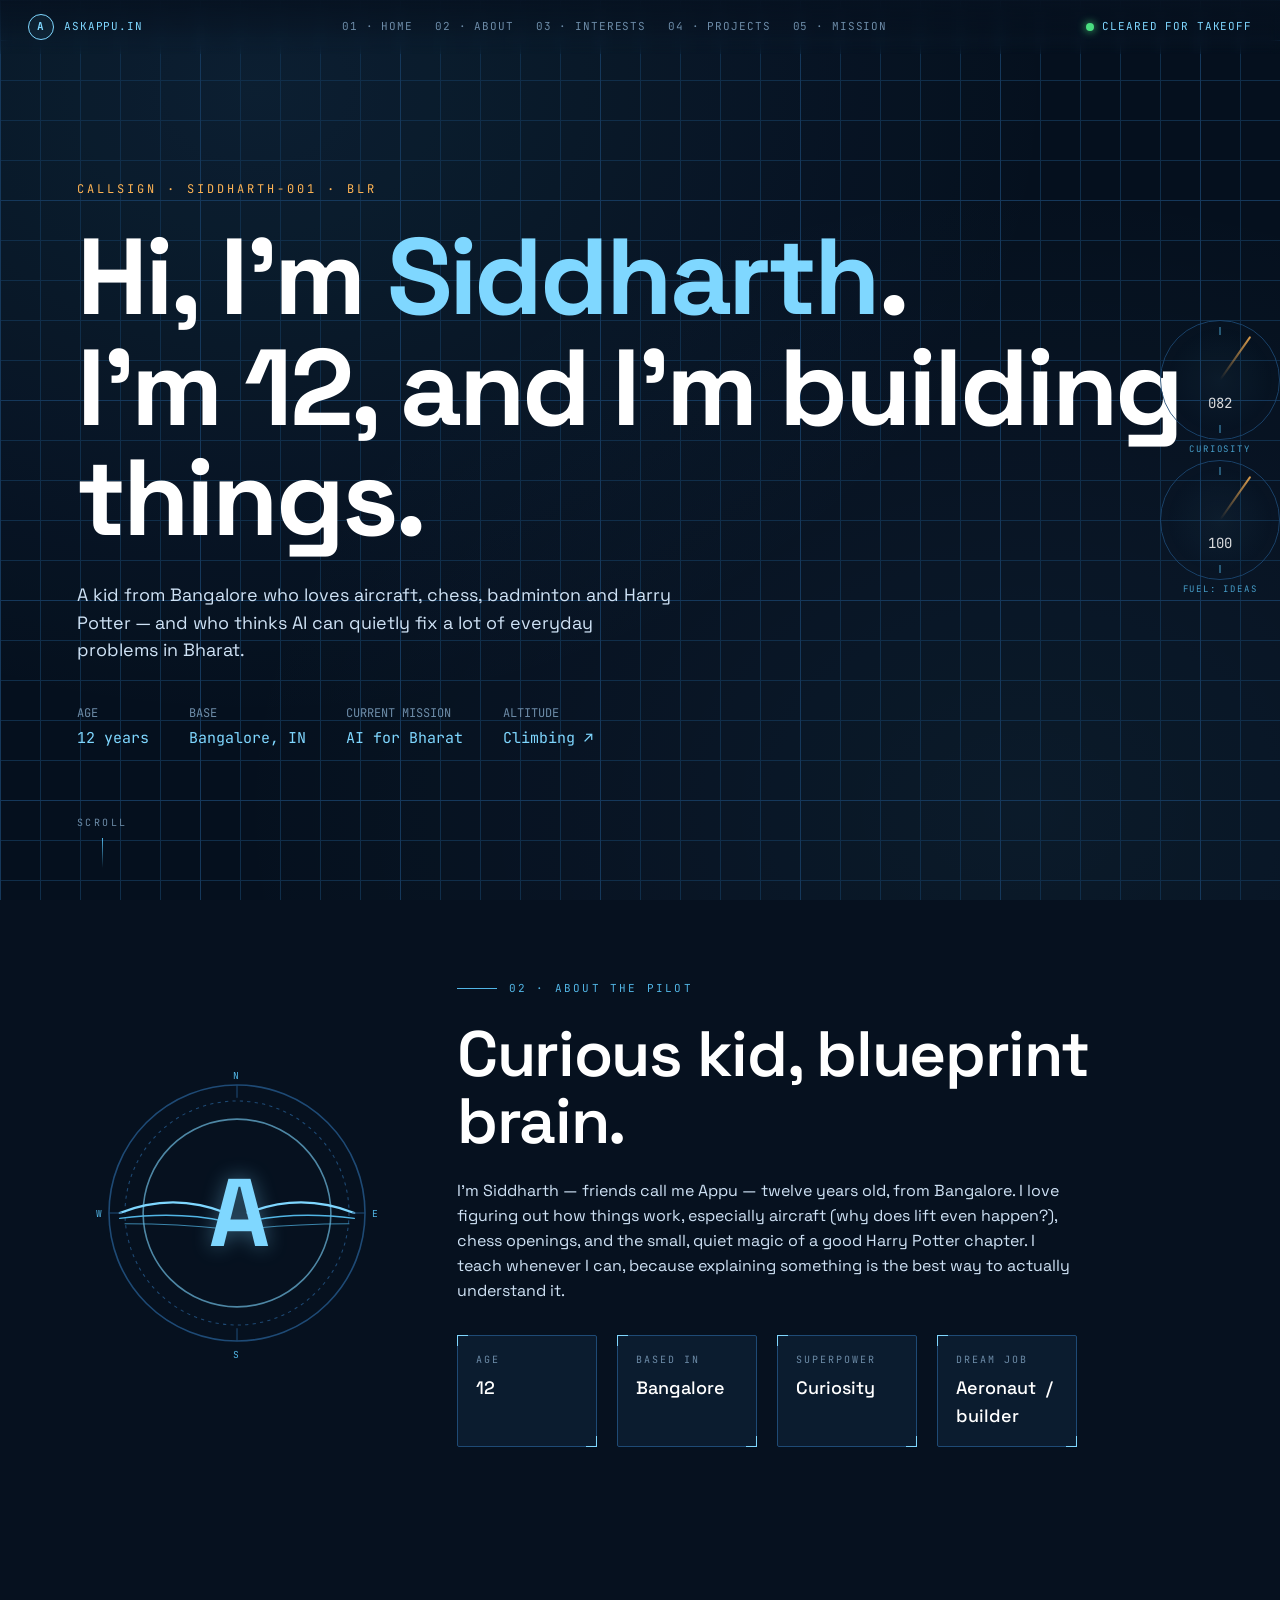
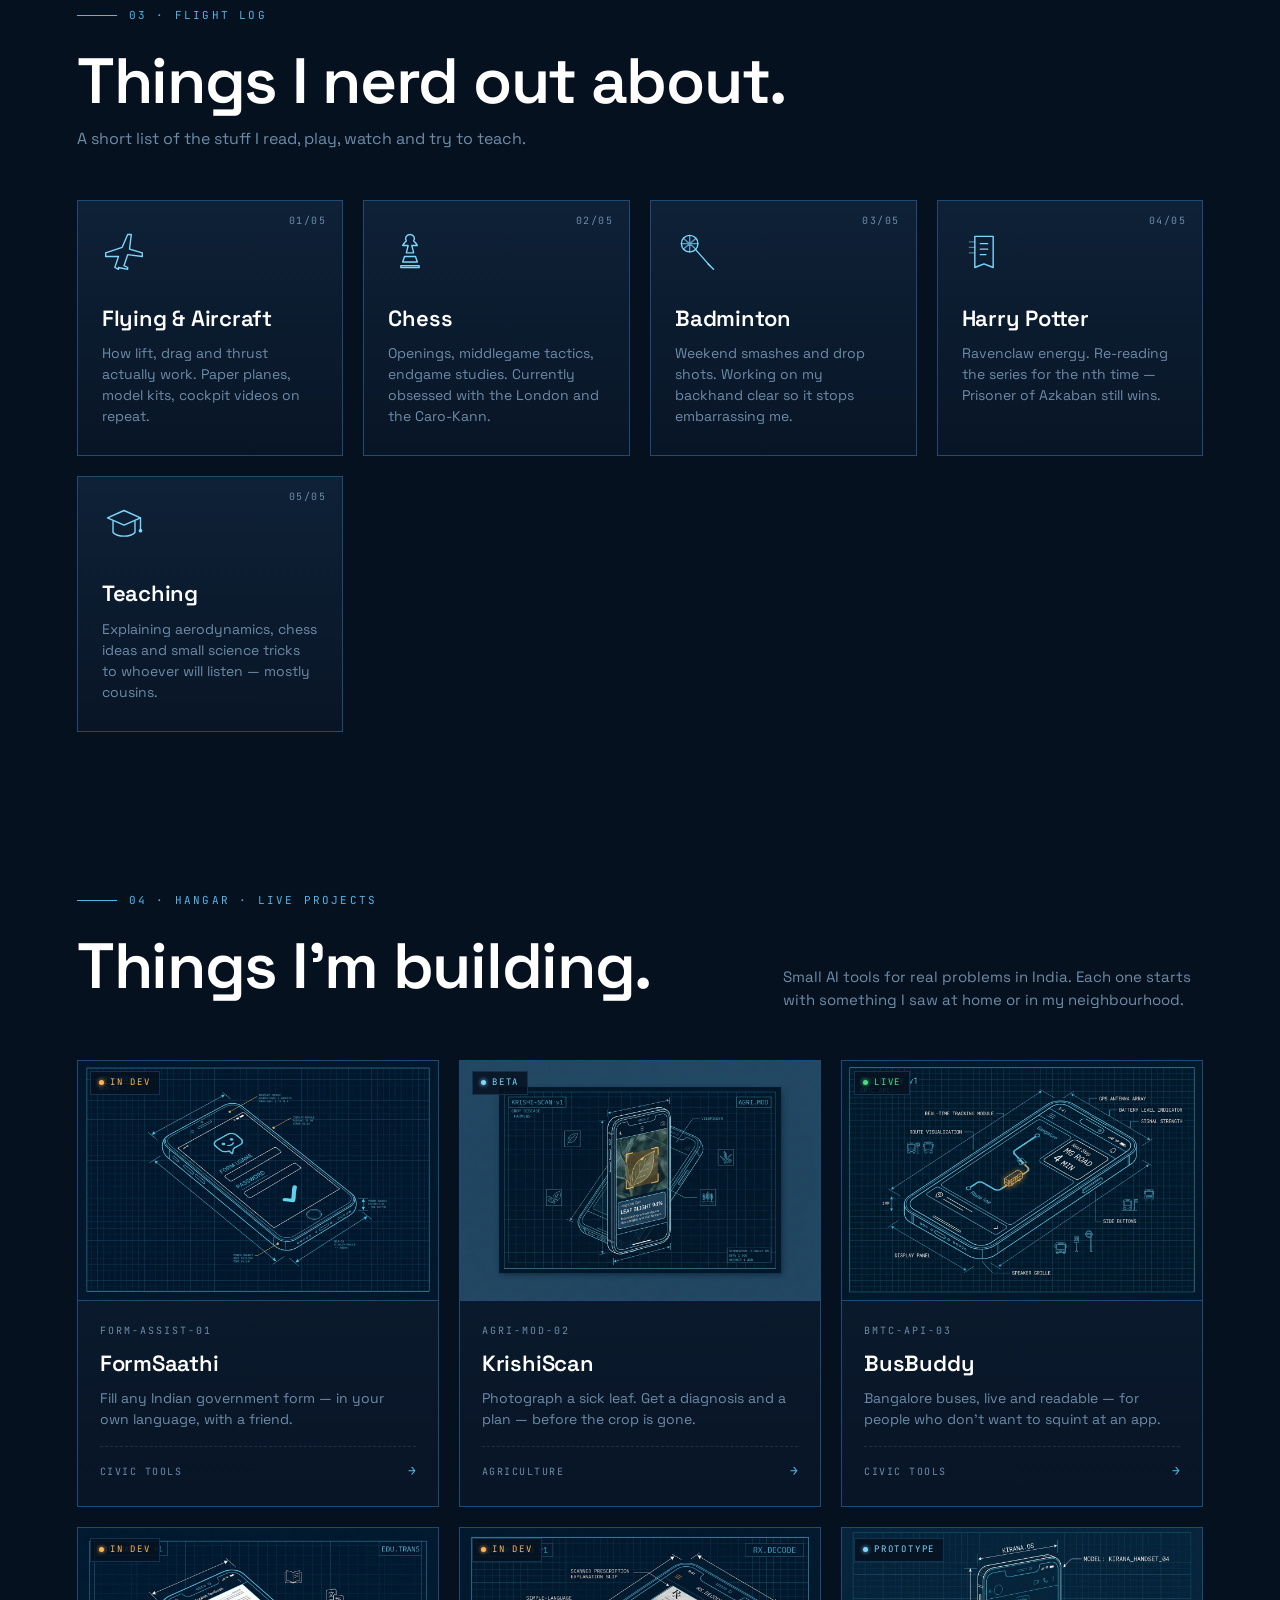
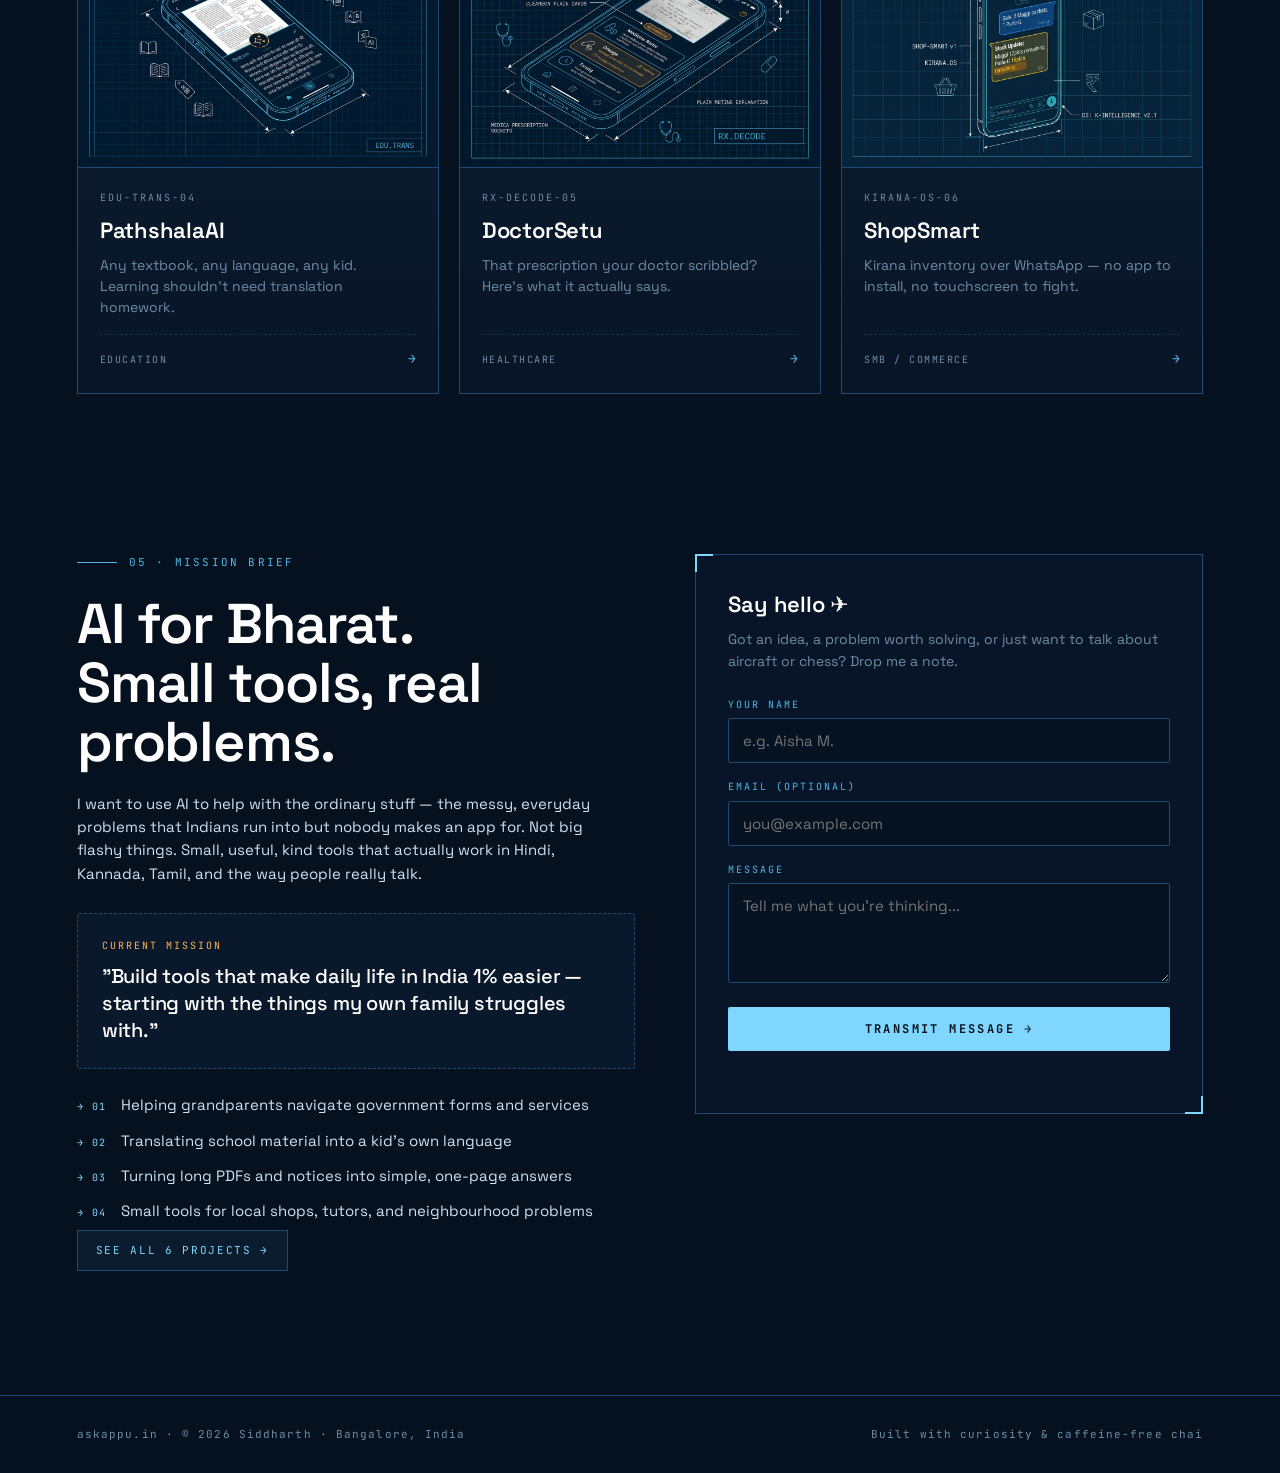
<file: index.html>
<!DOCTYPE html>
<html lang="en">
<head>
<meta charset="UTF-8"/>
<meta name="viewport" content="width=device-width, initial-scale=1.0"/>
<title>Askappu.in — Siddharth (Appu)| Curious kid from Bangalore</title>
<meta name="description" content="Siddharth (Appu) — 12, from Bangalore. Interests: aircraft, chess, badminton, Harry Potter, teaching. Building AI for Bharat."/>
<meta property="og:title" content="Askappu.in — Siddharth (Appu)| Curious kid from Bangalore">
<meta property="og:site_name" content="Askappu.in">
<meta property="og:url" content="https://askappu.in">
<meta property="og:description" content="Siddharth (Appu) — 12, from Bangalore. Interests: aircraft, chess, badminton, Harry Potter, teaching. Building AI for Bharat.">
<meta property="og:type" content="">
<meta property="og:image" content="https://www.askappu.in/images/Appu.png">
<link rel="preconnect" href="https://fonts.googleapis.com"/>
<link rel="preconnect" href="https://fonts.gstatic.com" crossorigin/>
<link href="https://fonts.googleapis.com/css2?family=JetBrains+Mono:wght@400;500;700&family=Space+Grotesk:wght@400;500;600;700&display=swap" rel="stylesheet"/>
<style>
  :root {
    --navy-900: #06111f;
    --navy-800: #0a1a2e;
    --navy-700: #10253d;
    --navy-600: #17324f;
    --line:     #1e4a75;
    --line-soft:#12324f;
    --cyan:     #7fd7ff;
    --cyan-2:   #52b6e6;
    --amber:    #ffb454;
    --paper:    #e8f4ff;
    --text:     #cfe2f5;
    --muted:    #6d8ca8;
    --white:    #ffffff;
  }

  * { box-sizing: border-box; margin: 0; padding: 0; }

  html { scroll-behavior: smooth; }

  body {
    background: var(--navy-900);
    color: var(--text);
    font-family: 'Space Grotesk', system-ui, sans-serif;
    font-size: 16px;
    line-height: 1.55;
    overflow-x: hidden;
    -webkit-font-smoothing: antialiased;
  }

  .mono { font-family: 'JetBrains Mono', ui-monospace, monospace; }

  /* ============ BLUEPRINT GRID BACKGROUND ============ */
  .grid-bg {
    position: fixed;
    inset: 0;
    z-index: 0;
    pointer-events: none;
    background-color: var(--navy-900);
    background-image:
      linear-gradient(var(--line-soft) 1px, transparent 1px),
      linear-gradient(90deg, var(--line-soft) 1px, transparent 1px),
      radial-gradient(ellipse at 20% 10%, rgba(82,182,230,0.10), transparent 55%),
      radial-gradient(ellipse at 80% 90%, rgba(127,215,255,0.06), transparent 55%);
    background-size: 40px 40px, 40px 40px, 100% 100%, 100% 100%;
    opacity: 0.9;
  }
  .grid-bg::after {
    content: "";
    position: absolute;
    inset: 0;
    background-image:
      linear-gradient(var(--line) 1px, transparent 1px),
      linear-gradient(90deg, var(--line) 1px, transparent 1px);
    background-size: 200px 200px;
    opacity: 0.5;
  }

  main { position: relative; z-index: 1; }

  /* ============ TOP HUD BAR ============ */
  .hud-top {
    position: fixed;
    top: 0; left: 0; right: 0;
    z-index: 50;
    display: flex;
    justify-content: space-between;
    align-items: center;
    padding: 14px 28px;
    background: linear-gradient(180deg, rgba(6,17,31,0.85), rgba(6,17,31,0));
    backdrop-filter: blur(6px);
    font-family: 'JetBrains Mono', monospace;
    font-size: 11px;
    letter-spacing: 0.08em;
    text-transform: uppercase;
    color: var(--cyan);
  }
  .hud-top .brand { display: flex; align-items: center; gap: 10px; }
  .hud-top .brand .logo-mark {
    width: 26px; height: 26px;
    border: 1.5px solid var(--cyan);
    border-radius: 50%;
    display: grid; place-items: center;
    font-weight: 700;
    color: var(--cyan);
    background: rgba(127,215,255,0.06);
  }
  .hud-top nav { display: flex; gap: 22px; }
  .hud-top nav a {
    color: var(--muted);
    text-decoration: none;
    transition: color .2s;
  }
  .hud-top nav a:hover { color: var(--cyan); }
  .hud-top .status { display: flex; align-items: center; gap: 8px; }
  .hud-top .dot {
    width: 8px; height: 8px; border-radius: 50%;
    background: #4ade80;
    box-shadow: 0 0 8px #4ade80;
    animation: pulse 2s infinite;
  }
  @keyframes pulse {
    0%,100% { opacity: 1; }
    50% { opacity: 0.3; }
  }

  /* ============ SECTION LAYOUT ============ */
  section {
    padding: 90px 6vw 80px;
    position: relative;
    display: flex;
    flex-direction: column;
    justify-content: center;
  }
  /* Hero keeps a fuller viewport feel; other sections size to content */
  #hero {
    min-height: 100vh;
    padding-top: 110px;
  }
  #about, #interests, #projects, #problems {
    min-height: auto;
  }
  /* Tighter section separators between content sections */
  #about { padding-top: 80px; padding-bottom: 80px; }
  #interests { padding-top: 80px; padding-bottom: 80px; }
  #projects { padding-top: 80px; padding-bottom: 80px; }
  #problems { padding-top: 80px; padding-bottom: 100px; }

  .section-label {
    font-family: 'JetBrains Mono', monospace;
    font-size: 11px;
    letter-spacing: 0.2em;
    text-transform: uppercase;
    color: var(--cyan-2);
    display: flex;
    align-items: center;
    gap: 12px;
    margin-bottom: 24px;
  }
  .section-label::before {
    content: "";
    display: block;
    width: 40px; height: 1px;
    background: var(--cyan-2);
  }

  h1, h2 {
    font-family: 'Space Grotesk', sans-serif;
    color: var(--white);
    font-weight: 600;
    letter-spacing: -0.02em;
    line-height: 1.05;
  }

  /* ============ SECTION 1: HERO ============ */
  .hero-wrap {
    max-width: 1200px;
    width: 100%;
    margin: 0 auto;
    position: relative;
  }
  .hero-callsign {
    font-family: 'JetBrains Mono', monospace;
    font-size: 12px;
    letter-spacing: 0.25em;
    color: var(--amber);
    margin-bottom: 24px;
  }
  .hero-title {
    font-size: clamp(36px, 9vw, 108px);
    font-weight: 700;
    color: var(--white);
    letter-spacing: -0.03em;
    line-height: 1.02;
    overflow-wrap: break-word;
    hyphens: auto;
  }
  .hero-title .accent {
    color: var(--cyan);
    position: relative;
  }
  .hero-sub {
    max-width: 600px;
    margin-top: 28px;
    font-size: clamp(16px, 1.4vw, 20px);
    color: var(--text);
  }
  .hero-meta {
    margin-top: 40px;
    display: flex;
    gap: 40px;
    flex-wrap: wrap;
    font-family: 'JetBrains Mono', monospace;
    font-size: 12px;
    color: var(--muted);
  }
  .hero-meta div span {
    display: block;
    color: var(--cyan);
    font-size: 15px;
    margin-top: 4px;
  }

  /* Cockpit gauges */
  .gauges {
    position: absolute;
    right: 0;
    top: 50%;
    transform: translateY(-50%);
    display: flex;
    flex-direction: column;
    gap: 20px;
    opacity: 0.85;
  }
  .gauge {
    width: 120px; height: 120px;
    border: 1.5px solid var(--line);
    border-radius: 50%;
    position: relative;
    background: radial-gradient(circle at center, rgba(127,215,255,0.05), transparent 70%);
  }
  .gauge::before, .gauge::after {
    content: "";
    position: absolute;
    background: var(--cyan-2);
  }
  .gauge::before {
    top: 6px; left: 50%;
    width: 1px; height: 8px;
    transform: translateX(-50%);
  }
  .gauge::after {
    bottom: 6px; left: 50%;
    width: 1px; height: 8px;
    transform: translateX(-50%);
  }
  .gauge .needle {
    position: absolute;
    top: 50%; left: 50%;
    width: 2px;
    height: 45%;
    background: linear-gradient(180deg, var(--amber), transparent);
    transform-origin: bottom center;
    transform: translate(-50%, -100%) rotate(35deg);
    border-radius: 2px;
  }
  .gauge.slow .needle { animation: spin1 18s ease-in-out infinite alternate; }
  .gauge.fast .needle { animation: spin2 8s ease-in-out infinite alternate; }
  @keyframes spin1 { from { transform: translate(-50%, -100%) rotate(20deg); } to { transform: translate(-50%, -100%) rotate(120deg); } }
  @keyframes spin2 { from { transform: translate(-50%, -100%) rotate(-45deg); } to { transform: translate(-50%, -100%) rotate(85deg); } }
  .gauge .label {
    position: absolute;
    bottom: -18px;
    left: 50%;
    transform: translateX(-50%);
    font-family: 'JetBrains Mono', monospace;
    font-size: 9px;
    letter-spacing: 0.2em;
    color: var(--cyan-2);
    white-space: nowrap;
  }
  .gauge .value {
    position: absolute;
    top: 50%; left: 50%;
    transform: translate(-50%, -50%);
    font-family: 'JetBrains Mono', monospace;
    font-size: 14px;
    color: var(--white);
    margin-top: 24px;
  }
  @media (max-width: 900px) { .gauges { display: none; } }

  /* Scroll cue */
  .scroll-cue {
    position: absolute;
    bottom: 32px;
    left: 6vw;
    font-family: 'JetBrains Mono', monospace;
    font-size: 10px;
    letter-spacing: 0.25em;
    color: var(--muted);
    display: flex;
    flex-direction: column;
    align-items: center;
    gap: 8px;
    animation: bob 2.4s ease-in-out infinite;
  }
  .scroll-cue .line { width: 1px; height: 30px; background: linear-gradient(180deg, var(--cyan-2), transparent); }
  @keyframes bob {
    0%,100% { transform: translateY(0); }
    50% { transform: translateY(6px); }
  }

  /* ============ PAPER AIRPLANE ============ */
  .paper-plane {
    position: fixed;
    top: 22%;
    left: -80px;
    width: 60px;
    z-index: 3;
    pointer-events: none;
    animation: fly 22s linear infinite;
    filter: drop-shadow(0 4px 12px rgba(127,215,255,0.25));
  }
  .paper-plane svg { width: 100%; display: block; }
  @keyframes fly {
    0%   { transform: translate(0, 0) rotate(-8deg); left: -80px; top: 22%; opacity: 0; }
    5%   { opacity: 1; }
    25%  { transform: translate(30vw, 4vh) rotate(-4deg); }
    50%  { transform: translate(55vw, -6vh) rotate(-14deg); }
    75%  { transform: translate(85vw, 8vh) rotate(6deg); }
    95%  { opacity: 1; }
    100% { transform: translate(115vw, -4vh) rotate(-8deg); opacity: 0; left: -80px; top: 22%; }
  }

  /* ============ SECTION 2: ABOUT ============ */
  #about .about-wrap {
    max-width: 1200px;
    margin: 0 auto;
    display: grid;
    grid-template-columns: 320px 1fr;
    gap: 60px;
    align-items: center;
  }
  @media (max-width: 900px) {
    #about .about-wrap { grid-template-columns: 1fr; gap: 40px; }
  }

  /* Pilot's wings badge with initial */
  .avatar-badge {
    width: 100%;
    aspect-ratio: 1;
    position: relative;
    display: grid;
    place-items: center;
  }
  .avatar-badge svg { width: 100%; height: 100%; }
  .avatar-badge .initial {
    position: absolute;
    inset: 0;
    display: grid;
    place-items: center;
    font-family: 'Space Grotesk', sans-serif;
    font-size: 96px;
    font-weight: 700;
    color: var(--cyan);
    text-shadow: 0 0 20px rgba(127,215,255,0.4);
    letter-spacing: -0.05em;
  }

  .about-title {
    font-size: clamp(36px, 5vw, 64px);
    margin-bottom: 24px;
  }
  .about-body {
    font-size: clamp(16px, 1.2vw, 19px);
    color: var(--text);
    max-width: 620px;
    margin-bottom: 32px;
    text-wrap: pretty;
  }
  .facts {
    display: grid;
    grid-template-columns: repeat(auto-fit, minmax(140px, 1fr));
    gap: 20px;
    max-width: 620px;
  }
  .fact {
    padding: 16px 18px;
    border: 1px solid var(--line);
    background: rgba(23,50,79,0.35);
    border-radius: 2px;
    position: relative;
  }
  .fact::before {
    content: "";
    position: absolute;
    top: -1px; left: -1px;
    width: 10px; height: 10px;
    border-top: 1.5px solid var(--cyan);
    border-left: 1.5px solid var(--cyan);
  }
  .fact::after {
    content: "";
    position: absolute;
    bottom: -1px; right: -1px;
    width: 10px; height: 10px;
    border-bottom: 1.5px solid var(--cyan);
    border-right: 1.5px solid var(--cyan);
  }
  .fact .k {
    font-family: 'JetBrains Mono', monospace;
    font-size: 10px;
    letter-spacing: 0.2em;
    text-transform: uppercase;
    color: var(--muted);
    margin-bottom: 6px;
  }
  .fact .v {
    color: var(--white);
    font-size: 18px;
    font-weight: 500;
  }

  /* ============ SECTION 3: INTERESTS ============ */
  #interests .interests-wrap {
    max-width: 1200px;
    margin: 0 auto;
    width: 100%;
  }
  .interests-title {
    font-size: clamp(36px, 5vw, 64px);
    margin-bottom: 12px;
  }
  .interests-sub {
    color: var(--muted);
    max-width: 560px;
    margin-bottom: 48px;
  }
  .interests-grid {
    display: grid;
    grid-template-columns: repeat(auto-fit, minmax(220px, 1fr));
    gap: 20px;
  }
  .card {
    border: 1px solid var(--line);
    background: linear-gradient(180deg, rgba(23,50,79,0.5), rgba(10,26,46,0.5));
    padding: 28px 24px;
    position: relative;
    transition: transform .3s ease, border-color .3s ease, background .3s ease;
    min-height: 220px;
    display: flex;
    flex-direction: column;
    justify-content: space-between;
  }
  .card:hover {
    transform: translateY(-4px);
    border-color: var(--cyan);
    background: linear-gradient(180deg, rgba(31,74,117,0.6), rgba(10,26,46,0.5));
  }
  .card::before {
    content: attr(data-num);
    position: absolute;
    top: 12px; right: 16px;
    font-family: 'JetBrains Mono', monospace;
    font-size: 10px;
    color: var(--muted);
    letter-spacing: 0.15em;
  }
  .card .icon {
    width: 44px; height: 44px;
    margin-bottom: 20px;
    color: var(--cyan);
  }
  .card h3 {
    font-size: 22px;
    color: var(--white);
    font-weight: 600;
    margin-bottom: 8px;
    letter-spacing: -0.01em;
  }
  .card p {
    color: var(--muted);
    font-size: 14px;
    line-height: 1.5;
  }

  /* ============ SECTION 4: PROBLEMS + CONTACT ============ */
  #problems .problems-wrap {
    max-width: 1200px;
    margin: 0 auto;
    display: grid;
    grid-template-columns: 1.1fr 1fr;
    gap: 60px;
    align-items: start;
  }
  @media (max-width: 900px) {
    #problems .problems-wrap { grid-template-columns: 1fr; gap: 40px; }
  }
  .problems-title {
    font-size: clamp(32px, 4.5vw, 56px);
    margin-bottom: 20px;
  }
  .problems-body {
    color: var(--text);
    margin-bottom: 28px;
    font-size: clamp(15px, 1.1vw, 17px);
    max-width: 540px;
  }
  .mission-box {
    padding: 24px;
    border: 1px dashed var(--line);
    background: rgba(23,50,79,0.25);
    border-radius: 2px;
    margin-bottom: 24px;
  }
  .mission-box .tag {
    font-family: 'JetBrains Mono', monospace;
    font-size: 10px;
    letter-spacing: 0.2em;
    color: var(--amber);
    margin-bottom: 10px;
  }
  .mission-box .text {
    color: var(--white);
    font-size: 20px;
    font-weight: 500;
    line-height: 1.35;
    letter-spacing: -0.01em;
  }
  .problem-list {
    list-style: none;
    display: grid;
    gap: 12px;
  }
  .problem-list li {
    display: flex;
    gap: 14px;
    align-items: baseline;
    font-size: 15px;
    color: var(--text);
  }
  .problem-list li .bullet {
    font-family: 'JetBrains Mono', monospace;
    font-size: 10px;
    color: var(--cyan);
    letter-spacing: 0.15em;
  }

  /* Contact form */
  .contact-card {
    border: 1px solid var(--line);
    background: rgba(10,26,46,0.65);
    padding: 32px;
    position: relative;
  }
  .contact-card::before, .contact-card::after {
    content: "";
    position: absolute;
    width: 16px; height: 16px;
  }
  .contact-card::before { top: -1px; left: -1px; border-top: 2px solid var(--cyan); border-left: 2px solid var(--cyan); }
  .contact-card::after { bottom: -1px; right: -1px; border-bottom: 2px solid var(--cyan); border-right: 2px solid var(--cyan); }
  .contact-card h3 {
    color: var(--white);
    font-size: 22px;
    margin-bottom: 8px;
    font-weight: 600;
    letter-spacing: -0.01em;
  }
  .contact-card p.desc {
    color: var(--muted);
    font-size: 14px;
    margin-bottom: 24px;
  }
  .field {
    margin-bottom: 16px;
  }
  .field label {
    display: block;
    font-family: 'JetBrains Mono', monospace;
    font-size: 10px;
    letter-spacing: 0.2em;
    text-transform: uppercase;
    color: var(--cyan-2);
    margin-bottom: 6px;
  }
  .field input, .field textarea {
    width: 100%;
    background: rgba(6,17,31,0.6);
    border: 1px solid var(--line);
    color: var(--white);
    padding: 12px 14px;
    font-family: 'Space Grotesk', sans-serif;
    font-size: 15px;
    outline: none;
    transition: border-color .2s;
    border-radius: 2px;
  }
  .field textarea { resize: vertical; min-height: 100px; font-family: 'Space Grotesk', sans-serif; }
  .field input:focus, .field textarea:focus { border-color: var(--cyan); }
  .btn {
    width: 100%;
    padding: 14px;
    background: var(--cyan);
    color: var(--navy-900);
    border: none;
    font-family: 'JetBrains Mono', monospace;
    font-size: 12px;
    letter-spacing: 0.2em;
    text-transform: uppercase;
    font-weight: 700;
    cursor: pointer;
    transition: background .2s, transform .1s;
    border-radius: 2px;
  }
  .btn:hover { background: var(--white); }
  .btn:active { transform: translateY(1px); }
  .form-msg {
    margin-top: 14px;
    font-family: 'JetBrains Mono', monospace;
    font-size: 11px;
    color: #4ade80;
    letter-spacing: 0.1em;
    min-height: 16px;
  }

  /* ============ FOOTER ============ */
  footer {
    padding: 30px 6vw;
    border-top: 1px solid var(--line);
    font-family: 'JetBrains Mono', monospace;
    font-size: 11px;
    color: var(--muted);
    letter-spacing: 0.1em;
    display: flex;
    justify-content: space-between;
    flex-wrap: wrap;
    gap: 12px;
    position: relative;
    z-index: 1;
  }

  /* Reveal on scroll */
  .reveal { opacity: 0; transform: translateY(20px); transition: opacity .8s ease, transform .8s ease; }
  .reveal.in { opacity: 1; transform: none; }

  /* ============ PROJECTS SECTION ============ */
  #projects .projects-wrap {
    max-width: 1200px;
    margin: 0 auto;
    width: 100%;
  }
  .projects-header {
    display: flex;
    justify-content: space-between;
    align-items: end;
    gap: 40px;
    margin-bottom: 48px;
    flex-wrap: wrap;
  }
  .projects-title {
    font-size: clamp(36px, 5vw, 64px);
    margin-bottom: 12px;
  }
  .projects-sub {
    color: var(--muted);
    max-width: 420px;
    font-size: 15px;
  }
  .projects-grid {
    display: grid;
    grid-template-columns: repeat(auto-fit, minmax(280px, 1fr));
    gap: 20px;
  }
  .p-card {
    display: flex;
    flex-direction: column;
    text-decoration: none;
    color: inherit;
    border: 1px solid var(--line);
    background: linear-gradient(180deg, rgba(23,50,79,0.4), rgba(10,26,46,0.5));
    overflow: hidden;
    transition: transform .3s ease, border-color .3s ease;
    position: relative;
  }
  .p-card:hover {
    transform: translateY(-6px);
    border-color: var(--cyan);
  }
  .p-card:hover .p-card-thumb::after { opacity: 0.15; }
  .p-card:hover .p-card-arrow { transform: translateX(4px); color: var(--cyan); }
  .p-card-thumb {
    aspect-ratio: 3/2;
    overflow: hidden;
    position: relative;
    border-bottom: 1px solid var(--line);
    background: var(--navy-800);
  }
  .p-card-thumb img {
    width: 100%; height: 100%;
    object-fit: cover;
    display: block;
    transition: transform .5s ease;
  }
  .p-card:hover .p-card-thumb img { transform: scale(1.03); }
  .p-card-thumb::after {
    content: "";
    position: absolute;
    inset: 0;
    background: var(--cyan);
    opacity: 0;
    transition: opacity .3s;
    mix-blend-mode: overlay;
  }
  .p-card-status {
    position: absolute;
    top: 10px; left: 12px;
    font-family: 'JetBrains Mono', monospace;
    font-size: 9px;
    letter-spacing: 0.2em;
    color: var(--amber);
    padding: 4px 8px;
    background: rgba(6,17,31,0.85);
    border: 1px solid var(--line-soft);
    display: inline-flex;
    align-items: center;
    gap: 6px;
    text-transform: uppercase;
  }
  .p-card-status .dot {
    width: 5px; height: 5px; border-radius: 50%;
    background: var(--amber);
    box-shadow: 0 0 4px var(--amber);
  }
  .p-card-status.live { color: #4ade80; }
  .p-card-status.live .dot { background: #4ade80; box-shadow: 0 0 4px #4ade80; }
  .p-card-status.beta { color: var(--cyan); }
  .p-card-status.beta .dot { background: var(--cyan); box-shadow: 0 0 4px var(--cyan); }
  .p-card-body {
    padding: 22px 22px 24px;
    flex-grow: 1;
    display: flex;
    flex-direction: column;
  }
  .p-card-code {
    font-family: 'JetBrains Mono', monospace;
    font-size: 10px;
    letter-spacing: 0.2em;
    color: var(--muted);
    margin-bottom: 8px;
    text-transform: uppercase;
  }
  .p-card h3 {
    color: var(--white);
    font-size: 22px;
    font-weight: 600;
    margin-bottom: 8px;
    letter-spacing: -0.01em;
  }
  .p-card p {
    color: var(--muted);
    font-size: 14px;
    line-height: 1.5;
    flex-grow: 1;
    margin-bottom: 16px;
  }
  .p-card-footer {
    display: flex;
    justify-content: space-between;
    align-items: center;
    padding-top: 14px;
    border-top: 1px dashed var(--line-soft);
    font-family: 'JetBrains Mono', monospace;
    font-size: 10px;
    letter-spacing: 0.15em;
    color: var(--muted);
    text-transform: uppercase;
  }
  .p-card-arrow {
    color: var(--cyan-2);
    transition: transform .2s, color .2s;
    font-size: 13px;
    letter-spacing: 0;
  }

  /* ============ MOBILE OVERRIDES ============ */
  @media (max-width: 768px) {
    /* Tighter mobile section padding */
    section { padding: 70px 5vw 60px; }
    #hero { padding-top: 100px; min-height: auto; padding-bottom: 60px; }
    #about, #interests, #projects, #problems {
      padding-top: 60px;
      padding-bottom: 60px;
    }
    /* HUD collapses: hide nav, show hamburger toggle */
    .hud-top { padding: 12px 16px; font-size: 10px; }
    .hud-top nav { display: none; }
    .hud-top nav.open {
      display: flex;
      position: absolute;
      top: 100%;
      left: 0; right: 0;
      flex-direction: column;
      gap: 0;
      background: rgba(6,17,31,0.98);
      backdrop-filter: blur(10px);
      border-bottom: 1px solid var(--line);
      padding: 8px 16px 16px;
    }
    .hud-top nav.open a {
      padding: 12px 4px;
      border-bottom: 1px solid var(--line-soft);
    }
    .hud-top nav.open a:last-child { border-bottom: none; }
    .hud-top .status { display: none; }
    .menu-toggle { display: inline-flex; }

    .hero-title { font-size: clamp(38px, 10vw, 60px); }
    .hero-meta { gap: 20px; }

    .facts { grid-template-columns: repeat(2, 1fr); }
    .fact .v { font-size: 16px; }

    .interests-grid { grid-template-columns: 1fr; }
    .projects-grid { grid-template-columns: 1fr; }

    #problems .problems-wrap { gap: 32px; }
    .contact-card { padding: 24px 22px; }

    .scroll-cue { display: none; }
    footer { padding: 24px 5vw; font-size: 10px; }
  }
  @media (max-width: 420px) {
    .hero-title { font-size: clamp(32px, 11vw, 48px); }
    .about-title, .interests-title, .projects-title { font-size: 32px; }
    .problems-title { font-size: 28px; }
    .hero-meta { gap: 16px; font-size: 11px; }
    .hero-meta div span { font-size: 13px; }
  }

  /* Menu toggle button (hidden on desktop) */
  .menu-toggle {
    display: none;
    background: transparent;
    border: 1px solid var(--line);
    color: var(--cyan);
    padding: 6px 10px;
    cursor: pointer;
    font-family: 'JetBrains Mono', monospace;
    font-size: 11px;
    letter-spacing: 0.15em;
    border-radius: 2px;
  }
  .menu-toggle:hover { border-color: var(--cyan); }

  /* See-all button in mission section */
  .see-all-btn {
    display: inline-flex;
    align-items: center;
    gap: 10px;
    padding: 11px 18px;
    border: 1px solid var(--line);
    background: rgba(23,50,79,0.35);
    color: var(--cyan);
    text-decoration: none;
    font-family: 'JetBrains Mono', monospace;
    font-size: 11px;
    letter-spacing: 0.15em;
    text-transform: uppercase;
    margin-top: 8px;
    margin-bottom: 24px;
    transition: border-color .2s, background .2s;
  }
  .see-all-btn:hover { border-color: var(--cyan); background: rgba(127,215,255,0.06); }
</style>
</head>
<body>

<div class="grid-bg" aria-hidden="true"></div>

<!-- Paper airplane -->
<div class="paper-plane" aria-hidden="true">
  <svg viewBox="0 0 64 40" xmlns="http://www.w3.org/2000/svg">
    <path d="M2 20 L62 2 L38 38 L30 24 Z" fill="#e8f4ff" stroke="#7fd7ff" stroke-width="1.2" stroke-linejoin="round"/>
    <path d="M2 20 L30 24 L38 38" fill="none" stroke="#52b6e6" stroke-width="1" stroke-linejoin="round"/>
    <path d="M30 24 L62 2" fill="none" stroke="#52b6e6" stroke-width="0.8" stroke-dasharray="2 2"/>
  </svg>
</div>

<!-- Top HUD -->
<header class="hud-top">
  <div class="brand">
    <div class="logo-mark">A</div>
    <span>askappu.in</span>
  </div>
  <nav>
    <a href="#hero">01 · Home</a>
    <a href="#about">02 · About</a>
    <a href="#interests">03 · Interests</a>
    <a href="#projects">04 · Projects</a>
    <a href="#problems">05 · Mission</a>
  </nav>
  <div class="status">
    <span class="dot"></span>
    <span>Cleared for takeoff</span>
  </div>
</header>

<main>

  <!-- ============ SECTION 1: HERO ============ -->
  <section id="hero" data-screen-label="01 Hero">
    <div class="hero-wrap">
      <div class="hero-callsign mono">CALLSIGN · SIDDHARTH-001 · BLR</div>
      <h1 class="hero-title">Hi, I'm <span class="accent">Siddharth</span>.<br/>I'm 12, and I'm building things.</h1>
      <p class="hero-sub">
        A kid from Bangalore who loves aircraft, chess, badminton and Harry Potter —
        and who thinks AI can quietly fix a lot of everyday problems in Bharat.
      </p>
      <div class="hero-meta">
        <div>AGE<span>12 years</span></div>
        <div>BASE<span>Bangalore, IN</span></div>
        <div>CURRENT MISSION<span>AI for Bharat</span></div>
        <div>ALTITUDE<span>Climbing ↗</span></div>
      </div>
    </div>

    <div class="gauges" aria-hidden="true">
      <div class="gauge slow">
        <div class="needle"></div>
        <div class="value mono">082</div>
        <div class="label">CURIOSITY</div>
      </div>
      <div class="gauge fast">
        <div class="needle"></div>
        <div class="value mono">100</div>
        <div class="label">FUEL: IDEAS</div>
      </div>
    </div>

    <div class="scroll-cue mono">
      <span>SCROLL</span>
      <div class="line"></div>
    </div>
  </section>

  <!-- ============ SECTION 2: ABOUT ============ -->
  <section id="about" data-screen-label="02 About">
    <div class="about-wrap">
      <div class="avatar-badge reveal">
        <!-- Pilot's wings badge -->
        <svg data-om-id="51edacca:om-svg-2" viewBox="0 0 300 300" fill="none" xmlns="http://www.w3.org/2000/svg">
          <!-- outer ring -->
          <circle cx="150" cy="150" r="120" stroke="#1e4a75" stroke-width="1.5" data-om-id="51edacca:om-circle-1"/>
          <circle cx="150" cy="150" r="105" stroke="#1e4a75" stroke-width="1" stroke-dasharray="3 4" data-om-id="51edacca:om-circle-2"/>
          <circle cx="150" cy="150" r="88" stroke="#7fd7ff" stroke-width="1.5" opacity="0.6" data-om-id="51edacca:om-circle-3"/>
          <!-- wings -->
          <path d="M40 150 Q90 130 140 150" stroke="#7fd7ff" stroke-width="2" stroke-linecap="round" fill="none" data-om-id="51edacca:om-path-4"/>
          <path d="M40 155 Q95 148 140 158" stroke="#52b6e6" stroke-width="1.2" stroke-linecap="round" fill="none" data-om-id="51edacca:om-path-5"/>
          <path d="M45 160 Q95 160 140 165" stroke="#52b6e6" stroke-width="1" stroke-linecap="round" fill="none" opacity="0.7" data-om-id="51edacca:om-path-6"/>
          <path d="M260 150 Q210 130 160 150" stroke="#7fd7ff" stroke-width="2" stroke-linecap="round" fill="none" data-om-id="51edacca:om-path-7"/>
          <path d="M260 155 Q205 148 160 158" stroke="#52b6e6" stroke-width="1.2" stroke-linecap="round" fill="none" data-om-id="51edacca:om-path-8"/>
          <path d="M255 160 Q205 160 160 165" stroke="#52b6e6" stroke-width="1" stroke-linecap="round" fill="none" opacity="0.7" data-om-id="51edacca:om-path-9"/>
          <!-- tick marks -->
          <g data-om-id="51edacca:om-g-1" stroke="#1e4a75" stroke-width="1">
            <line x1="150" y1="30" x2="150" y2="42" data-om-id="51edacca:om-line-1"/>
            <line x1="150" y1="258" x2="150" y2="270" data-om-id="51edacca:om-line-2"/>
            <line x1="30" y1="150" x2="42" y2="150" data-om-id="51edacca:om-line-3"/>
            <line x1="258" y1="150" x2="270" y2="150" data-om-id="51edacca:om-line-4"/>
          </g>
          <!-- top text arc labels (decorative ticks) -->
          <g data-om-id="51edacca:om-g-2" fill="#52b6e6" font-family="JetBrains Mono, monospace" font-size="9" letter-spacing="2">
            <text data-om-id="51edacca:om-text-1" data-om-text-id="txt:askappu-blueprint.html:26885:26886" x="150" y="24" text-anchor="middle">N</text>
            <text data-om-id="51edacca:om-text-2" data-om-text-id="txt:askappu-blueprint.html:26949:26950" x="150" y="286" text-anchor="middle">S</text>
            <text data-om-id="51edacca:om-text-3" data-om-text-id="txt:askappu-blueprint.html:27012:27013" x="22" y="154" text-anchor="middle">W</text>
            <text data-om-id="51edacca:om-text-4" data-om-text-id="txt:askappu-blueprint.html:27076:27077" x="280" y="154" text-anchor="middle">E</text>
          </g>
        </svg>
        <div data-om-id="51edacca:om-div-26" data-om-text-id="txt:askappu-blueprint.html:27144:27145" class="initial">A</div>
      </div>

      <div data-om-id="51edacca:om-div-27">
        <div data-om-id="51edacca:om-div-28" class="section-label mono"><span data-om-id="51edacca:om-span-10" data-om-text-id="txt:askappu-blueprint.html:27224:27245">02 · About the pilot</span></div>
        <h2 data-om-id="51edacca:om-h2-1" data-om-text-id="txt:askappu-blueprint.html:27291:27320" class="about-title">Curious kid, blueprint brain.</h2>
        <p data-om-id="51edacca:om-p-2" data-om-text-id="txt:askappu-blueprint.html:27356:27710" class="about-body">
          I'm Siddharth — friends call me Appu — twelve years old, from Bangalore. I love figuring out how things work,
          especially aircraft (why does lift even happen?), chess openings, and the small,
          quiet magic of a good Harry Potter chapter. I teach whenever I can, because
          explaining something is the best way to actually understand it.
        </p>
        <div class="facts">
          <div class="fact">
            <div class="k mono">Age</div>
            <div class="v">12</div>
          </div>
          <div class="fact">
            <div class="k mono">Based in</div>
            <div class="v">Bangalore</div>
          </div>
          <div class="fact">
            <div class="k mono">Superpower</div>
            <div class="v">Curiosity</div>
          </div>
          <div class="fact">
            <div class="k mono">Dream job</div>
            <div class="v">Aeronaut &nbsp;/ builder</div>
          </div>
        </div>
      </div>
    </div>
  </section>

  <!-- ============ SECTION 3: INTERESTS ============ -->
  <section id="interests" data-screen-label="03 Interests">
    <div class="interests-wrap">
      <div class="section-label mono"><span>03 · Flight log</span></div>
      <h2 class="interests-title">Things I nerd out about.</h2>
      <p class="interests-sub">A short list of the stuff I read, play, watch and try to teach.</p>

      <div class="interests-grid">
        <div class="card" data-num="01/05">
          <div>
            <svg class="icon" viewBox="0 0 48 48" fill="none" stroke="currentColor" stroke-width="1.5" stroke-linecap="round" stroke-linejoin="round">
              <path d="M4 26 L22 20 L28 6 L32 6 L30 22 L44 26 L44 30 L28 28 L24 40 L28 42 L28 44 L18 42 L18 44 L14 42 L18 30 L4 30 Z"/>
            </svg>
            <h3>Flying &amp; Aircraft</h3>
            <p>How lift, drag and thrust actually work. Paper planes, model kits, cockpit videos on repeat.</p>
          </div>
        </div>

        <div class="card" data-num="02/05">
          <div>
            <svg class="icon" viewBox="0 0 48 48" fill="none" stroke="currentColor" stroke-width="1.5" stroke-linecap="round" stroke-linejoin="round">
              <path d="M24 6 C 20 6 18 10 20 13 L18 15 L16 18 L22 18 L20 26 L28 26 L26 18 L32 18 L30 15 L28 13 C 30 10 28 6 24 6 Z"/>
              <path d="M18 30 L30 30 L32 36 L16 36 Z"/>
              <path d="M14 40 L34 40 L34 42 L14 42 Z"/>
            </svg>
            <h3>Chess</h3>
            <p>Openings, middlegame tactics, endgame studies. Currently obsessed with the London and the Caro-Kann.</p>
          </div>
        </div>

        <div class="card" data-num="03/05">
          <div>
            <svg class="icon" viewBox="0 0 48 48" fill="none" stroke="currentColor" stroke-width="1.5" stroke-linecap="round" stroke-linejoin="round">
              <circle cx="16" cy="16" r="9"/>
              <path d="M22 22 L38 40"/>
              <path d="M36 38 L42 44"/>
              <path d="M16 7 L16 25 M7 16 L25 16 M9 10 L23 22 M23 10 L9 22" opacity="0.7"/>
            </svg>
            <h3>Badminton</h3>
            <p>Weekend smashes and drop shots. Working on my backhand clear so it stops embarrassing me.</p>
          </div>
        </div>

        <div class="card" data-num="04/05">
          <div>
            <svg class="icon" viewBox="0 0 48 48" fill="none" stroke="currentColor" stroke-width="1.5" stroke-linecap="round" stroke-linejoin="round">
              <path d="M14 8 L34 8 L34 42 L24 38 L14 42 Z"/>
              <path d="M20 16 L28 16 M20 22 L28 22 M20 28 L26 28"/>
              <path d="M8 14 L14 14 M8 20 L14 20 M8 26 L14 26" opacity="0.5"/>
            </svg>
            <h3>Harry Potter</h3>
            <p>Ravenclaw energy. Re-reading the series for the nth time — Prisoner of Azkaban still wins.</p>
          </div>
        </div>

        <div class="card" data-num="05/05">
          <div>
            <svg class="icon" viewBox="0 0 48 48" fill="none" stroke="currentColor" stroke-width="1.5" stroke-linecap="round" stroke-linejoin="round">
              <path d="M6 14 L24 6 L42 14 L24 22 Z"/>
              <path d="M12 18 L12 30 C 12 30 16 34 24 34 C 32 34 36 30 36 30 L36 18"/>
              <path d="M42 14 L42 26"/>
              <circle cx="42" cy="28" r="2" fill="currentColor" stroke="none"/>
            </svg>
            <h3>Teaching</h3>
            <p>Explaining aerodynamics, chess ideas and small science tricks to whoever will listen — mostly cousins.</p>
          </div>
        </div>
      </div>
    </div>
  </section>

  <!-- ============ SECTION 4: PROJECTS ============ -->
  <section id="projects" data-screen-label="04 Projects">
    <div class="projects-wrap">
      <div class="projects-header">
        <div>
          <div class="section-label mono"><span>04 · Hangar · Live projects</span></div>
          <h2 class="projects-title">Things I'm building.</h2>
        </div>
        <p class="projects-sub">Small AI tools for real problems in India. Each one starts with something I saw at home or in my neighbourhood.</p>
      </div>

      <div class="projects-grid">
        <a class="p-card" href="projects/formsaathi/index.html">
          <div class="p-card-thumb">
            <img src="projects/formsaathi/hero.jpg" alt="FormSaathi" loading="lazy"/>
            <div class="p-card-status mono"><span class="dot"></span>In dev</div>
          </div>
          <div class="p-card-body">
            <div class="p-card-code mono">FORM-ASSIST-01</div>
            <h3>FormSaathi</h3>
            <p>Fill any Indian government form — in your own language, with a friend.</p>
            <div class="p-card-footer mono">
              <span>Civic tools</span>
              <span class="p-card-arrow">→</span>
            </div>
          </div>
        </a>

        <a class="p-card" href="projects/krishiscan/index.html">
          <div class="p-card-thumb">
            <img src="projects/krishiscan/hero.jpg" alt="KrishiScan" loading="lazy"/>
            <div class="p-card-status beta mono"><span class="dot"></span>Beta</div>
          </div>
          <div class="p-card-body">
            <div class="p-card-code mono">AGRI-MOD-02</div>
            <h3>KrishiScan</h3>
            <p>Photograph a sick leaf. Get a diagnosis and a plan — before the crop is gone.</p>
            <div class="p-card-footer mono">
              <span>Agriculture</span>
              <span class="p-card-arrow">→</span>
            </div>
          </div>
        </a>

        <a class="p-card" href="projects/busbuddy/index.html">
          <div class="p-card-thumb">
            <img src="projects/busbuddy/hero.jpg" alt="BusBuddy" loading="lazy"/>
            <div class="p-card-status live mono"><span class="dot"></span>Live</div>
          </div>
          <div class="p-card-body">
            <div class="p-card-code mono">BMTC-API-03</div>
            <h3>BusBuddy</h3>
            <p>Bangalore buses, live and readable — for people who don't want to squint at an app.</p>
            <div class="p-card-footer mono">
              <span>Civic tools</span>
              <span class="p-card-arrow">→</span>
            </div>
          </div>
        </a>

        <a class="p-card" href="projects/pathshala/index.html">
          <div class="p-card-thumb">
            <img src="projects/pathshala/hero.jpg" alt="PathshalaAI" loading="lazy"/>
            <div class="p-card-status mono"><span class="dot"></span>In dev</div>
          </div>
          <div class="p-card-body">
            <div class="p-card-code mono">EDU-TRANS-04</div>
            <h3>PathshalaAI</h3>
            <p>Any textbook, any language, any kid. Learning shouldn't need translation homework.</p>
            <div class="p-card-footer mono">
              <span>Education</span>
              <span class="p-card-arrow">→</span>
            </div>
          </div>
        </a>

        <a class="p-card" href="projects/doctorsetu/index.html">
          <div class="p-card-thumb">
            <img src="projects/doctorsetu/hero.jpg" alt="DoctorSetu" loading="lazy"/>
            <div class="p-card-status mono"><span class="dot"></span>In dev</div>
          </div>
          <div class="p-card-body">
            <div class="p-card-code mono">RX-DECODE-05</div>
            <h3>DoctorSetu</h3>
            <p>That prescription your doctor scribbled? Here's what it actually says.</p>
            <div class="p-card-footer mono">
              <span>Healthcare</span>
              <span class="p-card-arrow">→</span>
            </div>
          </div>
        </a>

        <a class="p-card" href="projects/shopsmart/index.html">
          <div class="p-card-thumb">
            <img src="projects/shopsmart/hero.jpg" alt="ShopSmart" loading="lazy"/>
            <div class="p-card-status beta mono"><span class="dot"></span>Prototype</div>
          </div>
          <div class="p-card-body">
            <div class="p-card-code mono">KIRANA-OS-06</div>
            <h3>ShopSmart</h3>
            <p>Kirana inventory over WhatsApp — no app to install, no touchscreen to fight.</p>
            <div class="p-card-footer mono">
              <span>SMB / commerce</span>
              <span class="p-card-arrow">→</span>
            </div>
          </div>
        </a>
      </div>
    </div>
  </section>

  <!-- ============ SECTION 5: PROBLEMS + CONTACT ============ -->
  <section id="problems" data-screen-label="05 Mission">
    <div class="problems-wrap">
      <div>
        <div class="section-label mono"><span>05 · Mission brief</span></div>
        <h2 class="problems-title">AI for Bharat.<br/>Small tools, real problems.</h2>
        <p class="problems-body">
          I want to use AI to help with the ordinary stuff — the messy, everyday problems
          that Indians run into but nobody makes an app for. Not big flashy things. Small,
          useful, kind tools that actually work in Hindi, Kannada, Tamil, and the way
          people really talk.
        </p>

        <div class="mission-box">
          <div class="tag mono">CURRENT MISSION</div>
          <div class="text">"Build tools that make daily life in India 1% easier — starting with the things my own family struggles with."</div>
        </div>

        <ul class="problem-list">
          <li><span class="bullet">→ 01</span> Helping grandparents navigate government forms and services</li>
          <li><span class="bullet">→ 02</span> Translating school material into a kid's own language</li>
          <li><span class="bullet">→ 03</span> Turning long PDFs and notices into simple, one-page answers</li>
          <li><span class="bullet">→ 04</span> Small tools for local shops, tutors, and neighbourhood problems</li>
        </ul>

        <a href="#projects" class="see-all-btn">See all 6 projects →</a>
      </div>

      <div class="contact-card">
        <h3>Say hello ✈</h3>
        <p class="desc">Got an idea, a problem worth solving, or just want to talk about aircraft or chess? Drop me a note.</p>
        <form id="contact-form" onsubmit="return sendMessage(event)">
          <div class="field">
            <label for="name">Your name</label>
            <input type="text" id="name" name="name" required placeholder="e.g. Aisha M."/>
          </div>
          <div class="field">
            <label for="email">Email (optional)</label>
            <input type="email" id="email" name="email" placeholder="you@example.com"/>
          </div>
          <div class="field">
            <label for="message">Message</label>
            <textarea id="message" name="message" required placeholder="Tell me what you're thinking..."></textarea>
          </div>
          <button type="submit" class="btn">Transmit message →</button>
          <div class="form-msg" id="form-msg"></div>
        </form>
      </div>
    </div>
  </section>

</main>

<footer>
  <div>askappu.in · © 2026 Siddharth · Bangalore, India</div>
  <div>Built with curiosity &amp; caffeine-free chai</div>
</footer>

<script>
  // Contact form -> opens user's email client via mailto (works on static hosting)
  function sendMessage(e) {
    e.preventDefault();
    const name = document.getElementById('name').value.trim();
    const email = document.getElementById('email').value.trim();
    const message = document.getElementById('message').value.trim();
    const msg = document.getElementById('form-msg');

    // CHANGE THIS EMAIL to Siddharth's real address before deploying
    const to = 'siddharth.sridhar@askappu.in';

    const subject = encodeURIComponent(`Hello from ${name} — via askappu.in`);
    const body = encodeURIComponent(
      `Name: ${name}\nEmail: ${email || '(not provided)'}\n\nMessage:\n${message}\n\n— sent from askappu.in`
    );
    window.location.href = `mailto:${to}?subject=${subject}&body=${body}`;
    msg.textContent = '✓ Opening your email app…';
    return false;
  }

  // Reveal on scroll
  const io = new IntersectionObserver((entries) => {
    entries.forEach(e => { if (e.isIntersecting) e.target.classList.add('in'); });
  }, { threshold: 0.12 });
  document.querySelectorAll('.reveal, section').forEach(el => io.observe(el));
</script>

</body>
</html>
</file>
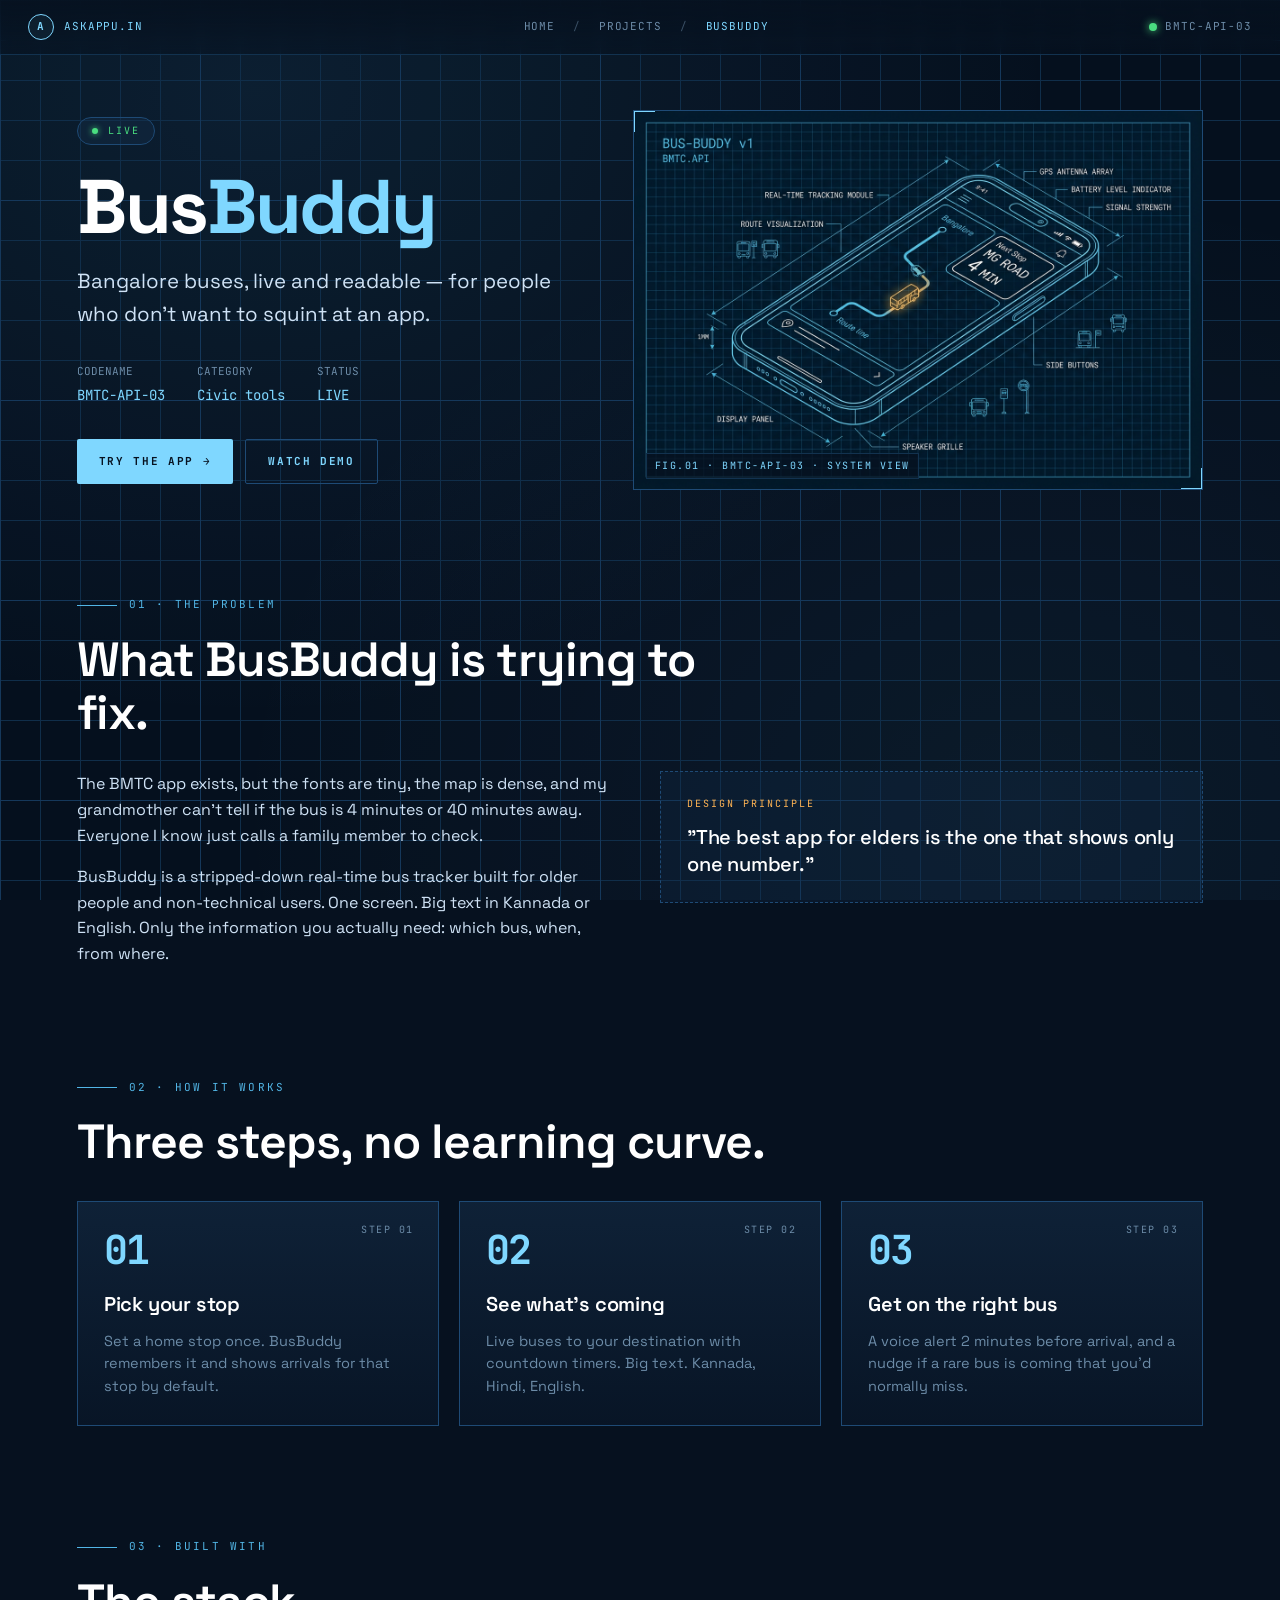
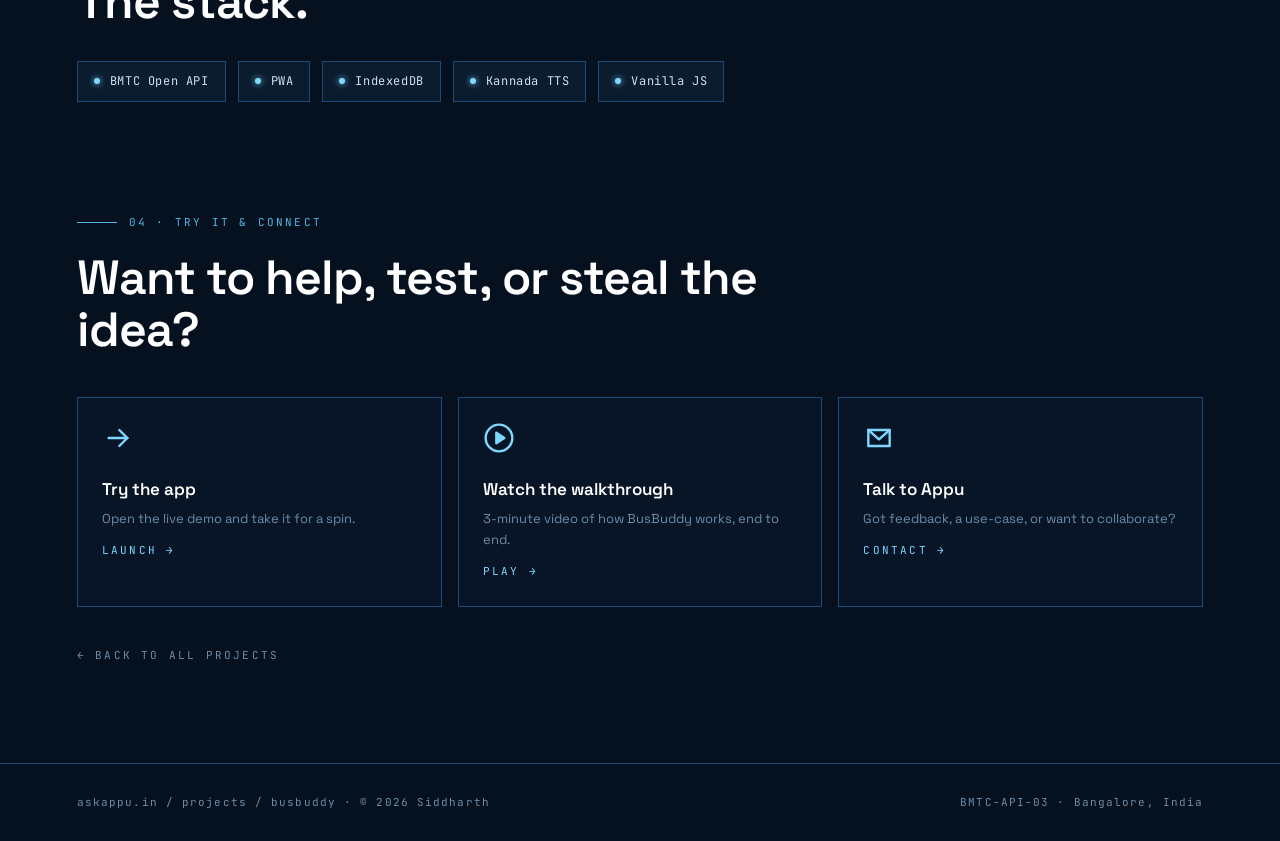
<file: projects/busbuddy/index.html>
<!DOCTYPE html>
<html lang="en">
<head>
<meta charset="UTF-8"/>
<meta name="viewport" content="width=device-width, initial-scale=1.0"/>
<title>BusBuddy — askappu.in</title>
<meta name="description" content="Bangalore buses, live and readable — for people who don't want to squint at an app."/>
<link rel="preconnect" href="https://fonts.googleapis.com"/>
<link rel="preconnect" href="https://fonts.gstatic.com" crossorigin/>
<link href="https://fonts.googleapis.com/css2?family=JetBrains+Mono:wght@400;500;700&family=Space+Grotesk:wght@400;500;600;700&display=swap" rel="stylesheet"/>
<link rel="stylesheet" href="../_shared/project.css"/>
</head>
<body>

<div class="grid-bg" aria-hidden="true"></div>

<!-- Top HUD -->
<header class="hud-top">
  <div class="brand">
    <a href="../../">
      <div class="logo-mark">A</div>
      <span>askappu.in</span>
    </a>
  </div>
  <div class="breadcrumbs">
    <a href="../../askappu-blueprint.html" class="home-label">Home</a>
    <span class="sep">/</span>
    <a href="../../#projects">Projects</a>
    <span class="sep">/</span>
    <span class="current">BusBuddy</span>
  </div>
  <div class="status">
    <span class="dot"></span>
    <span>BMTC-API-03</span>
  </div>
</header>

<main>

  <!-- ============ HERO ============ -->
  <section class="p-hero" data-screen-label="Hero">
    <div class="p-hero-inner">
      <div>
        <div class="p-status live mono">
          <span class="dot"></span>LIVE
        </div>
        <h1 class="p-title">Bus<span class="accent">Buddy</span></h1>
        <p class="p-tagline">Bangalore buses, live and readable — for people who don't want to squint at an app.</p>

        <div class="p-hero-meta mono">
          <div>CODENAME<span>BMTC-API-03</span></div>
          <div>CATEGORY<span>Civic tools</span></div>
          <div>STATUS<span>LIVE</span></div>
        </div>

        <div class="p-cta">
          <a class="btn btn-primary" href="#" target="_blank" rel="noopener">Try the app →</a>
          <a class="btn btn-ghost" href="#" target="_blank" rel="noopener">Watch demo</a>
        </div>
      </div>

      <div class="p-hero-image">
        <img src="hero.jpg" alt="BusBuddy product illustration in blueprint style" loading="eager"/>
        <div class="caption mono">FIG.01 · BMTC-API-03 · SYSTEM VIEW</div>
      </div>
    </div>
  </section>

  <!-- ============ PROBLEM ============ -->
  <section class="p-section" data-screen-label="Problem">
    <div class="p-section-label mono"><span>01 · The problem</span></div>
    <h2 class="p-section-title">What BusBuddy is trying to fix.</h2>
    <div class="p-problem">
      <div class="p-problem-body">
        <p>The BMTC app exists, but the fonts are tiny, the map is dense, and my grandmother can't tell if the bus is 4 minutes or 40 minutes away. Everyone I know just calls a family member to check.</p>
        <p>BusBuddy is a stripped-down real-time bus tracker built for older people and non-technical users. One screen. Big text in Kannada or English. Only the information you actually need: which bus, when, from where.</p>
      </div>
      <div class="p-problem-callout">
        <div class="tag mono">Design principle</div>
        <div class="quote">"The best app for elders is the one that shows only one number."</div>
      </div>
    </div>
  </section>

  <!-- ============ HOW IT WORKS ============ -->
  <section class="p-section" data-screen-label="How it works">
    <div class="p-section-label mono"><span>02 · How it works</span></div>
    <h2 class="p-section-title">Three steps, no learning curve.</h2>
    <div class="p-steps">
        <div class="p-step">
          <div class="num mono">01</div>
          <h3>Pick your stop</h3>
          <p>Set a home stop once. BusBuddy remembers it and shows arrivals for that stop by default.</p>
        </div>
        <div class="p-step">
          <div class="num mono">02</div>
          <h3>See what's coming</h3>
          <p>Live buses to your destination with countdown timers. Big text. Kannada, Hindi, English.</p>
        </div>
        <div class="p-step">
          <div class="num mono">03</div>
          <h3>Get on the right bus</h3>
          <p>A voice alert 2 minutes before arrival, and a nudge if a rare bus is coming that you'd normally miss.</p>
        </div>
    </div>
  </section>

  <!-- ============ TECH ============ -->
  <section class="p-section" data-screen-label="Tech">
    <div class="p-section-label mono"><span>03 · Built with</span></div>
    <h2 class="p-section-title">The stack.</h2>
    <div class="p-tech">
          <div class="p-tech-item"><span class="dot"></span>BMTC Open API</div>
          <div class="p-tech-item"><span class="dot"></span>PWA</div>
          <div class="p-tech-item"><span class="dot"></span>IndexedDB</div>
          <div class="p-tech-item"><span class="dot"></span>Kannada TTS</div>
          <div class="p-tech-item"><span class="dot"></span>Vanilla JS</div>
    </div>
  </section>

  <!-- ============ CTA / TRY IT ============ -->
  <section class="p-section" data-screen-label="Try it">
    <div class="p-section-label mono"><span>04 · Try it &amp; connect</span></div>
    <h2 class="p-section-title">Want to help, test, or steal the idea?</h2>

    <div class="p-cta-row">
      <a class="p-cta-card" href="#" target="_blank" rel="noopener">
        <svg class="icon" viewBox="0 0 24 24" fill="none" stroke="currentColor" stroke-width="1.8" stroke-linecap="round" stroke-linejoin="round">
          <path d="M5 12 L19 12"/><path d="M13 6 L19 12 L13 18"/>
        </svg>
        <h4>Try the app</h4>
        <p>Open the live demo and take it for a spin.</p>
        <span class="arrow mono">LAUNCH →</span>
      </a>

      <a class="p-cta-card" href="#" target="_blank" rel="noopener">
        <svg class="icon" viewBox="0 0 24 24" fill="none" stroke="currentColor" stroke-width="1.8" stroke-linecap="round" stroke-linejoin="round">
          <circle cx="12" cy="12" r="10"/>
          <path d="M10 8 L16 12 L10 16 Z" fill="currentColor"/>
        </svg>
        <h4>Watch the walkthrough</h4>
        <p>3-minute video of how BusBuddy works, end to end.</p>
        <span class="arrow mono">PLAY →</span>
      </a>

      <a class="p-cta-card" href="../../askappu-blueprint.html#problems">
        <svg class="icon" viewBox="0 0 24 24" fill="none" stroke="currentColor" stroke-width="1.8" stroke-linecap="round" stroke-linejoin="round">
          <path d="M4 6 L20 6 L20 18 L4 18 Z"/>
          <path d="M4 6 L12 13 L20 6"/>
        </svg>
        <h4>Talk to Appu</h4>
        <p>Got feedback, a use-case, or want to collaborate?</p>
        <span class="arrow mono">CONTACT →</span>
      </a>
    </div>

    <a href="../../askappu-blueprint.html#projects" class="p-back mono">← Back to all projects</a>
  </section>

</main>

<footer class="p-footer">
  <div>askappu.in / projects / busbuddy · © 2026 Siddharth</div>
  <div>BMTC-API-03 · Bangalore, India</div>
</footer>

</body>
</html>
</file>
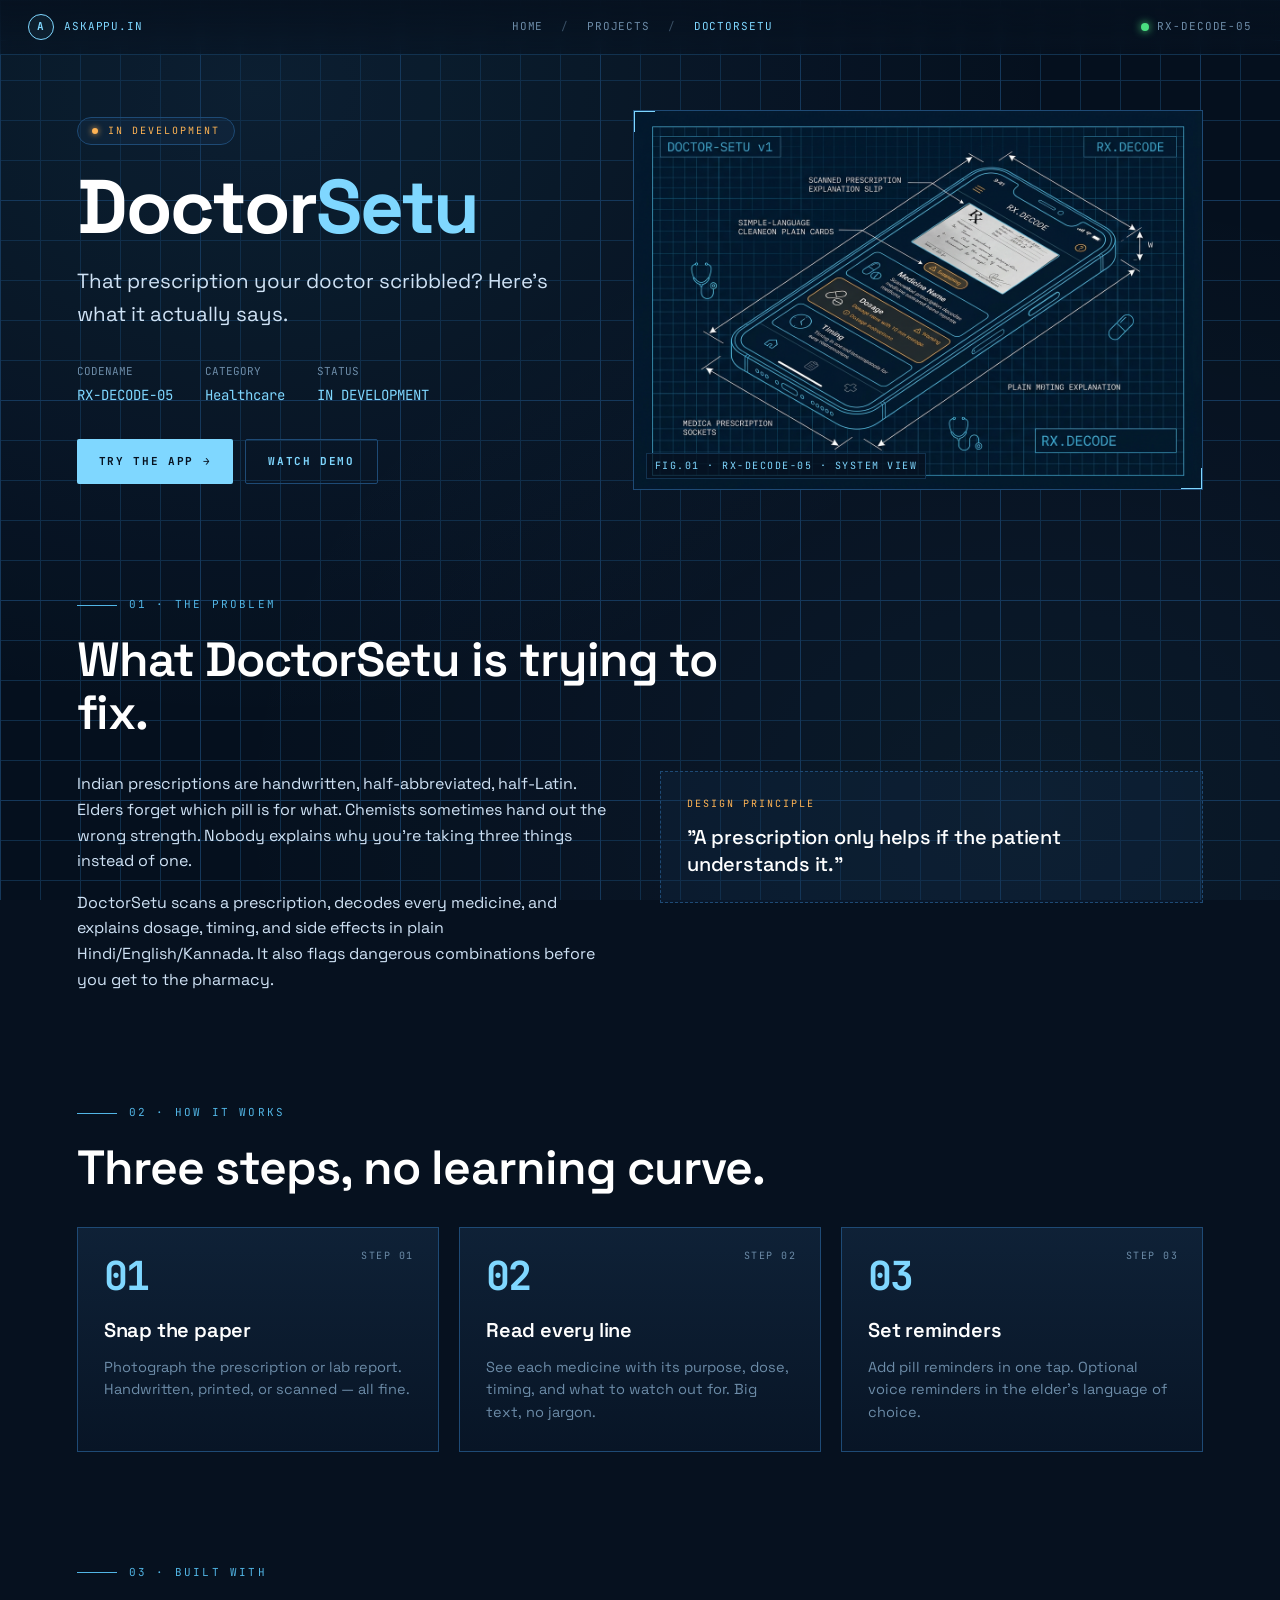
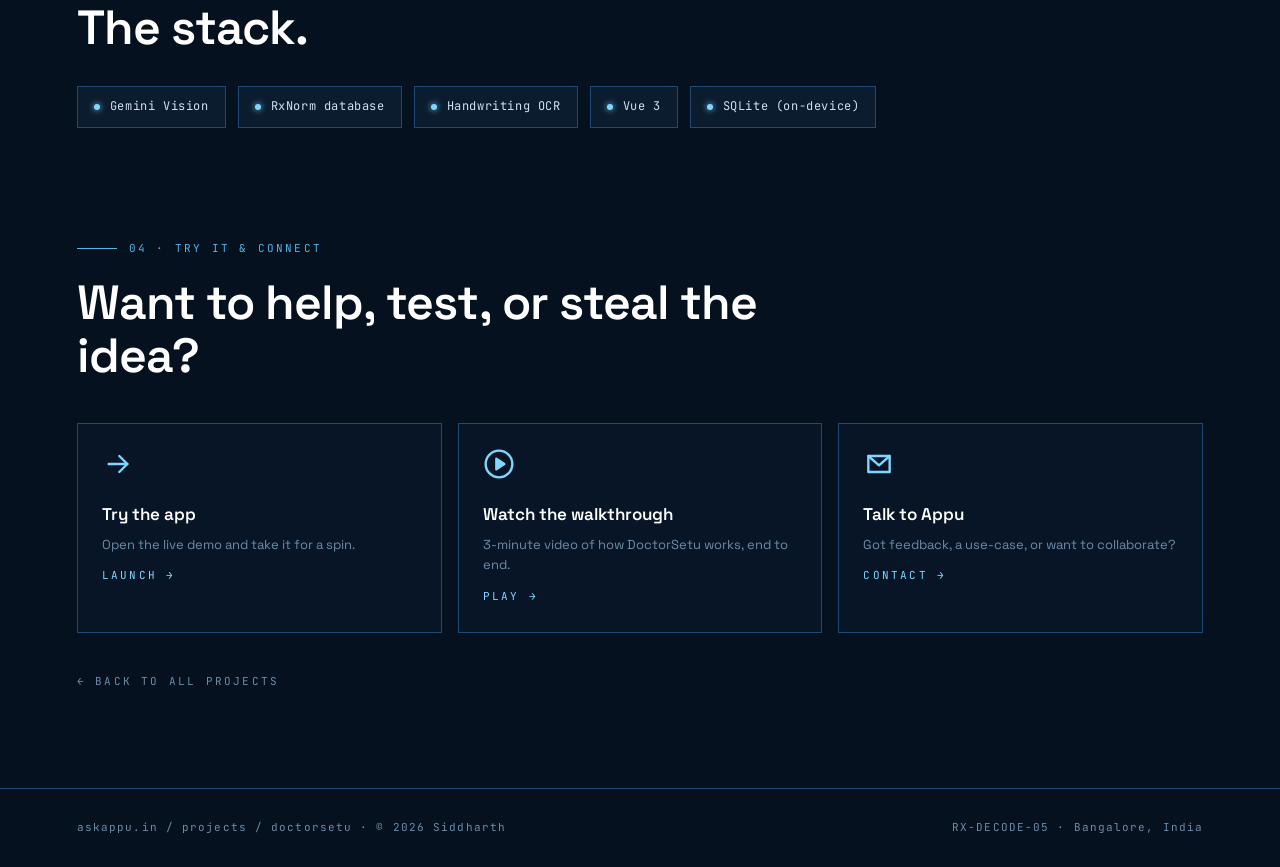
<file: projects/doctorsetu/index.html>
<!DOCTYPE html>
<html lang="en">
<head>
<meta charset="UTF-8"/>
<meta name="viewport" content="width=device-width, initial-scale=1.0"/>
<title>DoctorSetu — askappu.in</title>
<meta name="description" content="That prescription your doctor scribbled? Here's what it actually says."/>
<link rel="preconnect" href="https://fonts.googleapis.com"/>
<link rel="preconnect" href="https://fonts.gstatic.com" crossorigin/>
<link href="https://fonts.googleapis.com/css2?family=JetBrains+Mono:wght@400;500;700&family=Space+Grotesk:wght@400;500;600;700&display=swap" rel="stylesheet"/>
<link rel="stylesheet" href="../_shared/project.css"/>
</head>
<body>

<div class="grid-bg" aria-hidden="true"></div>

<!-- Top HUD -->
<header class="hud-top">
  <div class="brand">
    <a href="../../">
      <div class="logo-mark">A</div>
      <span>askappu.in</span>
    </a>
  </div>
  <div class="breadcrumbs">
    <a href="../../askappu-blueprint.html" class="home-label">Home</a>
    <span class="sep">/</span>
    <a href="../../#projects">Projects</a>
    <span class="sep">/</span>
    <span class="current">DoctorSetu</span>
  </div>
  <div class="status">
    <span class="dot"></span>
    <span>RX-DECODE-05</span>
  </div>
</header>

<main>

  <!-- ============ HERO ============ -->
  <section class="p-hero" data-screen-label="Hero">
    <div class="p-hero-inner">
      <div>
        <div class="p-status  mono">
          <span class="dot"></span>IN DEVELOPMENT
        </div>
        <h1 class="p-title">Doctor<span class="accent">Setu</span></h1>
        <p class="p-tagline">That prescription your doctor scribbled? Here's what it actually says.</p>

        <div class="p-hero-meta mono">
          <div>CODENAME<span>RX-DECODE-05</span></div>
          <div>CATEGORY<span>Healthcare</span></div>
          <div>STATUS<span>IN DEVELOPMENT</span></div>
        </div>

        <div class="p-cta">
          <a class="btn btn-primary" href="#" target="_blank" rel="noopener">Try the app →</a>
          <a class="btn btn-ghost" href="#" target="_blank" rel="noopener">Watch demo</a>
        </div>
      </div>

      <div class="p-hero-image">
        <img src="hero.jpg" alt="DoctorSetu product illustration in blueprint style" loading="eager"/>
        <div class="caption mono">FIG.01 · RX-DECODE-05 · SYSTEM VIEW</div>
      </div>
    </div>
  </section>

  <!-- ============ PROBLEM ============ -->
  <section class="p-section" data-screen-label="Problem">
    <div class="p-section-label mono"><span>01 · The problem</span></div>
    <h2 class="p-section-title">What DoctorSetu is trying to fix.</h2>
    <div class="p-problem">
      <div class="p-problem-body">
        <p>Indian prescriptions are handwritten, half-abbreviated, half-Latin. Elders forget which pill is for what. Chemists sometimes hand out the wrong strength. Nobody explains why you're taking three things instead of one.</p>
        <p>DoctorSetu scans a prescription, decodes every medicine, and explains dosage, timing, and side effects in plain Hindi/English/Kannada. It also flags dangerous combinations before you get to the pharmacy.</p>
      </div>
      <div class="p-problem-callout">
        <div class="tag mono">Design principle</div>
        <div class="quote">"A prescription only helps if the patient understands it."</div>
      </div>
    </div>
  </section>

  <!-- ============ HOW IT WORKS ============ -->
  <section class="p-section" data-screen-label="How it works">
    <div class="p-section-label mono"><span>02 · How it works</span></div>
    <h2 class="p-section-title">Three steps, no learning curve.</h2>
    <div class="p-steps">
        <div class="p-step">
          <div class="num mono">01</div>
          <h3>Snap the paper</h3>
          <p>Photograph the prescription or lab report. Handwritten, printed, or scanned — all fine.</p>
        </div>
        <div class="p-step">
          <div class="num mono">02</div>
          <h3>Read every line</h3>
          <p>See each medicine with its purpose, dose, timing, and what to watch out for. Big text, no jargon.</p>
        </div>
        <div class="p-step">
          <div class="num mono">03</div>
          <h3>Set reminders</h3>
          <p>Add pill reminders in one tap. Optional voice reminders in the elder's language of choice.</p>
        </div>
    </div>
  </section>

  <!-- ============ TECH ============ -->
  <section class="p-section" data-screen-label="Tech">
    <div class="p-section-label mono"><span>03 · Built with</span></div>
    <h2 class="p-section-title">The stack.</h2>
    <div class="p-tech">
          <div class="p-tech-item"><span class="dot"></span>Gemini Vision</div>
          <div class="p-tech-item"><span class="dot"></span>RxNorm database</div>
          <div class="p-tech-item"><span class="dot"></span>Handwriting OCR</div>
          <div class="p-tech-item"><span class="dot"></span>Vue 3</div>
          <div class="p-tech-item"><span class="dot"></span>SQLite (on-device)</div>
    </div>
  </section>

  <!-- ============ CTA / TRY IT ============ -->
  <section class="p-section" data-screen-label="Try it">
    <div class="p-section-label mono"><span>04 · Try it &amp; connect</span></div>
    <h2 class="p-section-title">Want to help, test, or steal the idea?</h2>

    <div class="p-cta-row">
      <a class="p-cta-card" href="#" target="_blank" rel="noopener">
        <svg class="icon" viewBox="0 0 24 24" fill="none" stroke="currentColor" stroke-width="1.8" stroke-linecap="round" stroke-linejoin="round">
          <path d="M5 12 L19 12"/><path d="M13 6 L19 12 L13 18"/>
        </svg>
        <h4>Try the app</h4>
        <p>Open the live demo and take it for a spin.</p>
        <span class="arrow mono">LAUNCH →</span>
      </a>

      <a class="p-cta-card" href="#" target="_blank" rel="noopener">
        <svg class="icon" viewBox="0 0 24 24" fill="none" stroke="currentColor" stroke-width="1.8" stroke-linecap="round" stroke-linejoin="round">
          <circle cx="12" cy="12" r="10"/>
          <path d="M10 8 L16 12 L10 16 Z" fill="currentColor"/>
        </svg>
        <h4>Watch the walkthrough</h4>
        <p>3-minute video of how DoctorSetu works, end to end.</p>
        <span class="arrow mono">PLAY →</span>
      </a>

      <a class="p-cta-card" href="../../askappu-blueprint.html#problems">
        <svg class="icon" viewBox="0 0 24 24" fill="none" stroke="currentColor" stroke-width="1.8" stroke-linecap="round" stroke-linejoin="round">
          <path d="M4 6 L20 6 L20 18 L4 18 Z"/>
          <path d="M4 6 L12 13 L20 6"/>
        </svg>
        <h4>Talk to Appu</h4>
        <p>Got feedback, a use-case, or want to collaborate?</p>
        <span class="arrow mono">CONTACT →</span>
      </a>
    </div>

    <a href="../../askappu-blueprint.html#projects" class="p-back mono">← Back to all projects</a>
  </section>

</main>

<footer class="p-footer">
  <div>askappu.in / projects / doctorsetu · © 2026 Siddharth</div>
  <div>RX-DECODE-05 · Bangalore, India</div>
</footer>

</body>
</html>
</file>
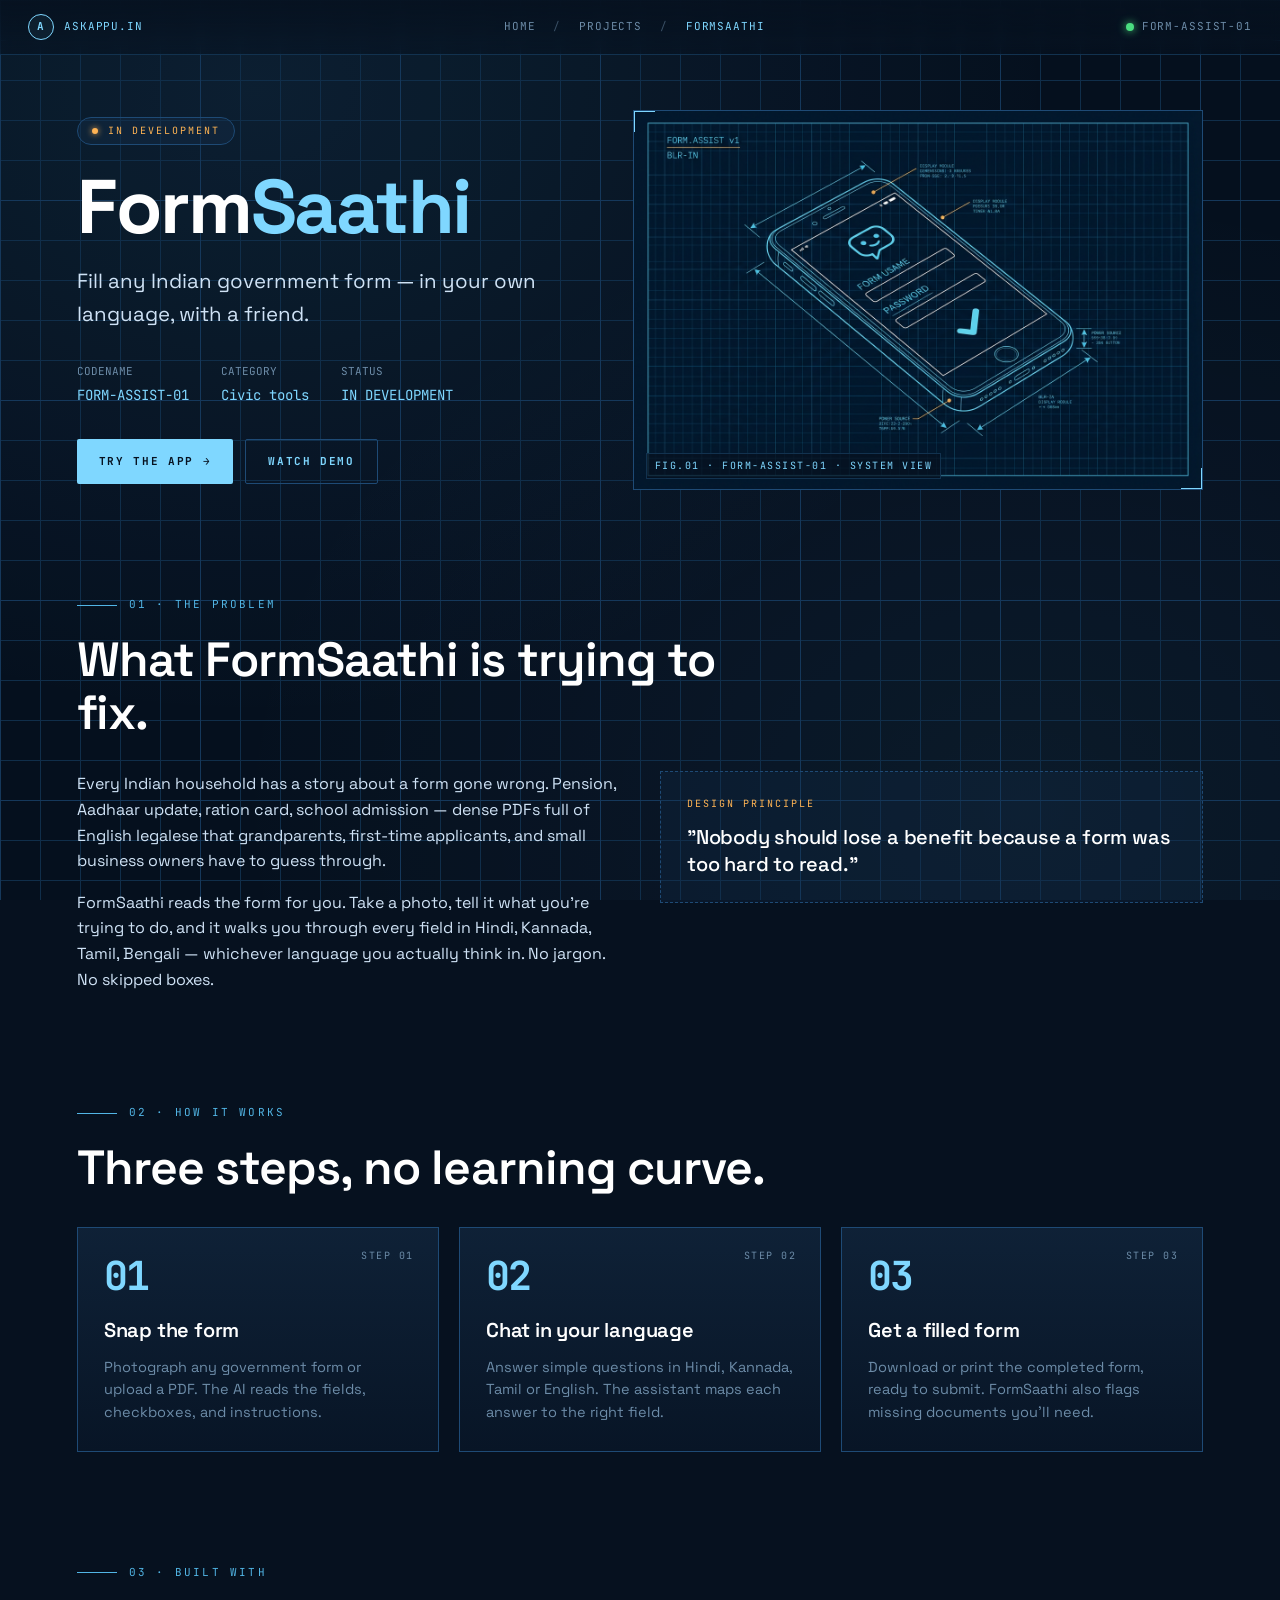
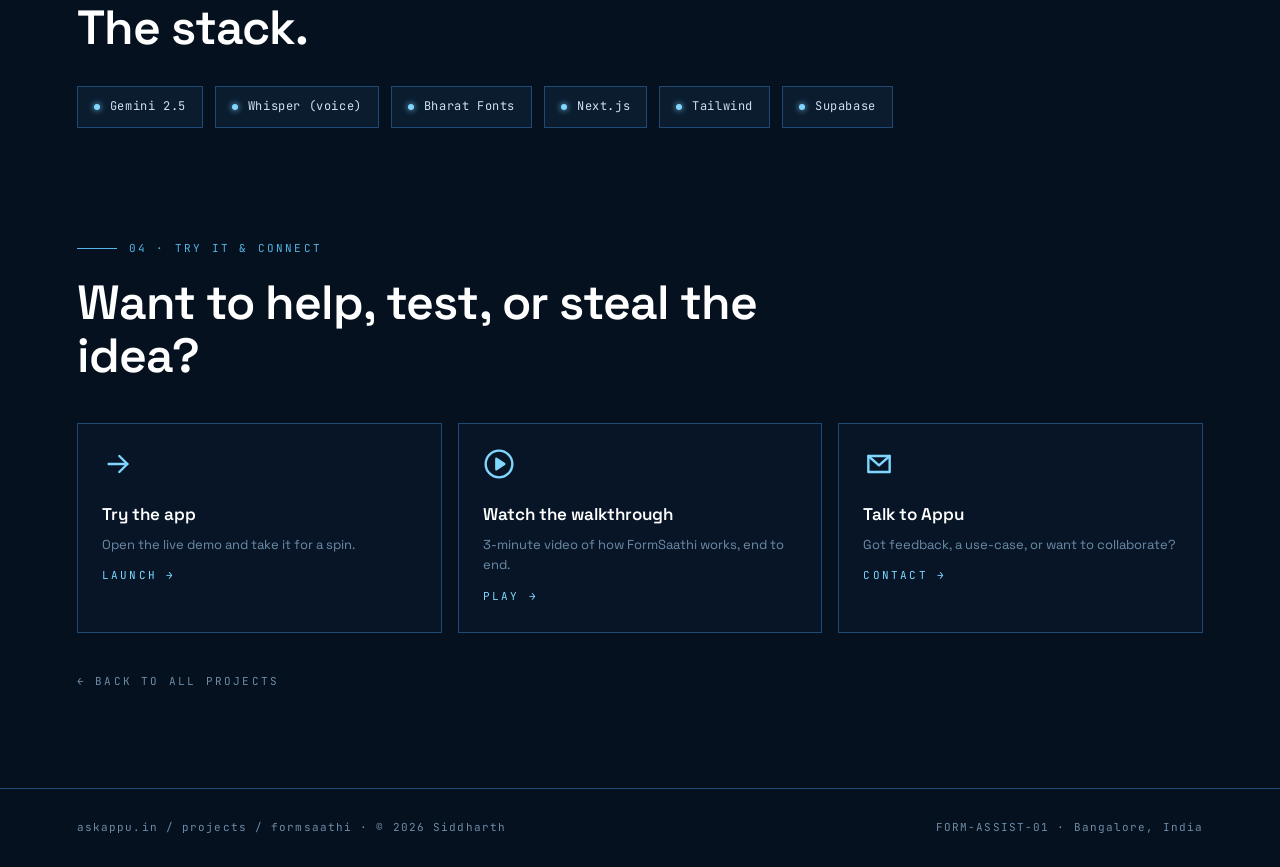
<file: projects/formsaathi/index.html>
<!DOCTYPE html>
<html lang="en">
<head>
<meta charset="UTF-8"/>
<meta name="viewport" content="width=device-width, initial-scale=1.0"/>
<title>FormSaathi — askappu.in</title>
<meta name="description" content="Fill any Indian government form — in your own language, with a friend."/>
<link rel="preconnect" href="https://fonts.googleapis.com"/>
<link rel="preconnect" href="https://fonts.gstatic.com" crossorigin/>
<link href="https://fonts.googleapis.com/css2?family=JetBrains+Mono:wght@400;500;700&family=Space+Grotesk:wght@400;500;600;700&display=swap" rel="stylesheet"/>
<link rel="stylesheet" href="../_shared/project.css"/>
</head>
<body>

<div class="grid-bg" aria-hidden="true"></div>

<!-- Top HUD -->
<header class="hud-top">
  <div class="brand">
    <a href="../../">
      <div class="logo-mark">A</div>
      <span>askappu.in</span>
    </a>
  </div>
  <div class="breadcrumbs">
    <a href="../../askappu-blueprint.html" class="home-label">Home</a>
    <span class="sep">/</span>
    <a href="../../#projects">Projects</a>
    <span class="sep">/</span>
    <span class="current">FormSaathi</span>
  </div>
  <div class="status">
    <span class="dot"></span>
    <span>FORM-ASSIST-01</span>
  </div>
</header>

<main>

  <!-- ============ HERO ============ -->
  <section class="p-hero" data-screen-label="Hero">
    <div class="p-hero-inner">
      <div>
        <div class="p-status  mono">
          <span class="dot"></span>IN DEVELOPMENT
        </div>
        <h1 class="p-title">Form<span class="accent">Saathi</span></h1>
        <p class="p-tagline">Fill any Indian government form — in your own language, with a friend.</p>

        <div class="p-hero-meta mono">
          <div>CODENAME<span>FORM-ASSIST-01</span></div>
          <div>CATEGORY<span>Civic tools</span></div>
          <div>STATUS<span>IN DEVELOPMENT</span></div>
        </div>

        <div class="p-cta">
          <a class="btn btn-primary" href="#" target="_blank" rel="noopener">Try the app →</a>
          <a class="btn btn-ghost" href="#" target="_blank" rel="noopener">Watch demo</a>
        </div>
      </div>

      <div class="p-hero-image">
        <img src="hero.jpg" alt="FormSaathi product illustration in blueprint style" loading="eager"/>
        <div class="caption mono">FIG.01 · FORM-ASSIST-01 · SYSTEM VIEW</div>
      </div>
    </div>
  </section>

  <!-- ============ PROBLEM ============ -->
  <section class="p-section" data-screen-label="Problem">
    <div class="p-section-label mono"><span>01 · The problem</span></div>
    <h2 class="p-section-title">What FormSaathi is trying to fix.</h2>
    <div class="p-problem">
      <div class="p-problem-body">
        <p>Every Indian household has a story about a form gone wrong. Pension, Aadhaar update, ration card, school admission — dense PDFs full of English legalese that grandparents, first-time applicants, and small business owners have to guess through.</p>
        <p>FormSaathi reads the form for you. Take a photo, tell it what you're trying to do, and it walks you through every field in Hindi, Kannada, Tamil, Bengali — whichever language you actually think in. No jargon. No skipped boxes.</p>
      </div>
      <div class="p-problem-callout">
        <div class="tag mono">Design principle</div>
        <div class="quote">"Nobody should lose a benefit because a form was too hard to read."</div>
      </div>
    </div>
  </section>

  <!-- ============ HOW IT WORKS ============ -->
  <section class="p-section" data-screen-label="How it works">
    <div class="p-section-label mono"><span>02 · How it works</span></div>
    <h2 class="p-section-title">Three steps, no learning curve.</h2>
    <div class="p-steps">
        <div class="p-step">
          <div class="num mono">01</div>
          <h3>Snap the form</h3>
          <p>Photograph any government form or upload a PDF. The AI reads the fields, checkboxes, and instructions.</p>
        </div>
        <div class="p-step">
          <div class="num mono">02</div>
          <h3>Chat in your language</h3>
          <p>Answer simple questions in Hindi, Kannada, Tamil or English. The assistant maps each answer to the right field.</p>
        </div>
        <div class="p-step">
          <div class="num mono">03</div>
          <h3>Get a filled form</h3>
          <p>Download or print the completed form, ready to submit. FormSaathi also flags missing documents you'll need.</p>
        </div>
    </div>
  </section>

  <!-- ============ TECH ============ -->
  <section class="p-section" data-screen-label="Tech">
    <div class="p-section-label mono"><span>03 · Built with</span></div>
    <h2 class="p-section-title">The stack.</h2>
    <div class="p-tech">
          <div class="p-tech-item"><span class="dot"></span>Gemini 2.5</div>
          <div class="p-tech-item"><span class="dot"></span>Whisper (voice)</div>
          <div class="p-tech-item"><span class="dot"></span>Bharat Fonts</div>
          <div class="p-tech-item"><span class="dot"></span>Next.js</div>
          <div class="p-tech-item"><span class="dot"></span>Tailwind</div>
          <div class="p-tech-item"><span class="dot"></span>Supabase</div>
    </div>
  </section>

  <!-- ============ CTA / TRY IT ============ -->
  <section class="p-section" data-screen-label="Try it">
    <div class="p-section-label mono"><span>04 · Try it &amp; connect</span></div>
    <h2 class="p-section-title">Want to help, test, or steal the idea?</h2>

    <div class="p-cta-row">
      <a class="p-cta-card" href="#" target="_blank" rel="noopener">
        <svg class="icon" viewBox="0 0 24 24" fill="none" stroke="currentColor" stroke-width="1.8" stroke-linecap="round" stroke-linejoin="round">
          <path d="M5 12 L19 12"/><path d="M13 6 L19 12 L13 18"/>
        </svg>
        <h4>Try the app</h4>
        <p>Open the live demo and take it for a spin.</p>
        <span class="arrow mono">LAUNCH →</span>
      </a>

      <a class="p-cta-card" href="#" target="_blank" rel="noopener">
        <svg class="icon" viewBox="0 0 24 24" fill="none" stroke="currentColor" stroke-width="1.8" stroke-linecap="round" stroke-linejoin="round">
          <circle cx="12" cy="12" r="10"/>
          <path d="M10 8 L16 12 L10 16 Z" fill="currentColor"/>
        </svg>
        <h4>Watch the walkthrough</h4>
        <p>3-minute video of how FormSaathi works, end to end.</p>
        <span class="arrow mono">PLAY →</span>
      </a>

      <a class="p-cta-card" href="../../askappu-blueprint.html#problems">
        <svg class="icon" viewBox="0 0 24 24" fill="none" stroke="currentColor" stroke-width="1.8" stroke-linecap="round" stroke-linejoin="round">
          <path d="M4 6 L20 6 L20 18 L4 18 Z"/>
          <path d="M4 6 L12 13 L20 6"/>
        </svg>
        <h4>Talk to Appu</h4>
        <p>Got feedback, a use-case, or want to collaborate?</p>
        <span class="arrow mono">CONTACT →</span>
      </a>
    </div>

    <a href="../../askappu-blueprint.html#projects" class="p-back mono">← Back to all projects</a>
  </section>

</main>

<footer class="p-footer">
  <div>askappu.in / projects / formsaathi · © 2026 Siddharth</div>
  <div>FORM-ASSIST-01 · Bangalore, India</div>
</footer>

</body>
</html>
</file>
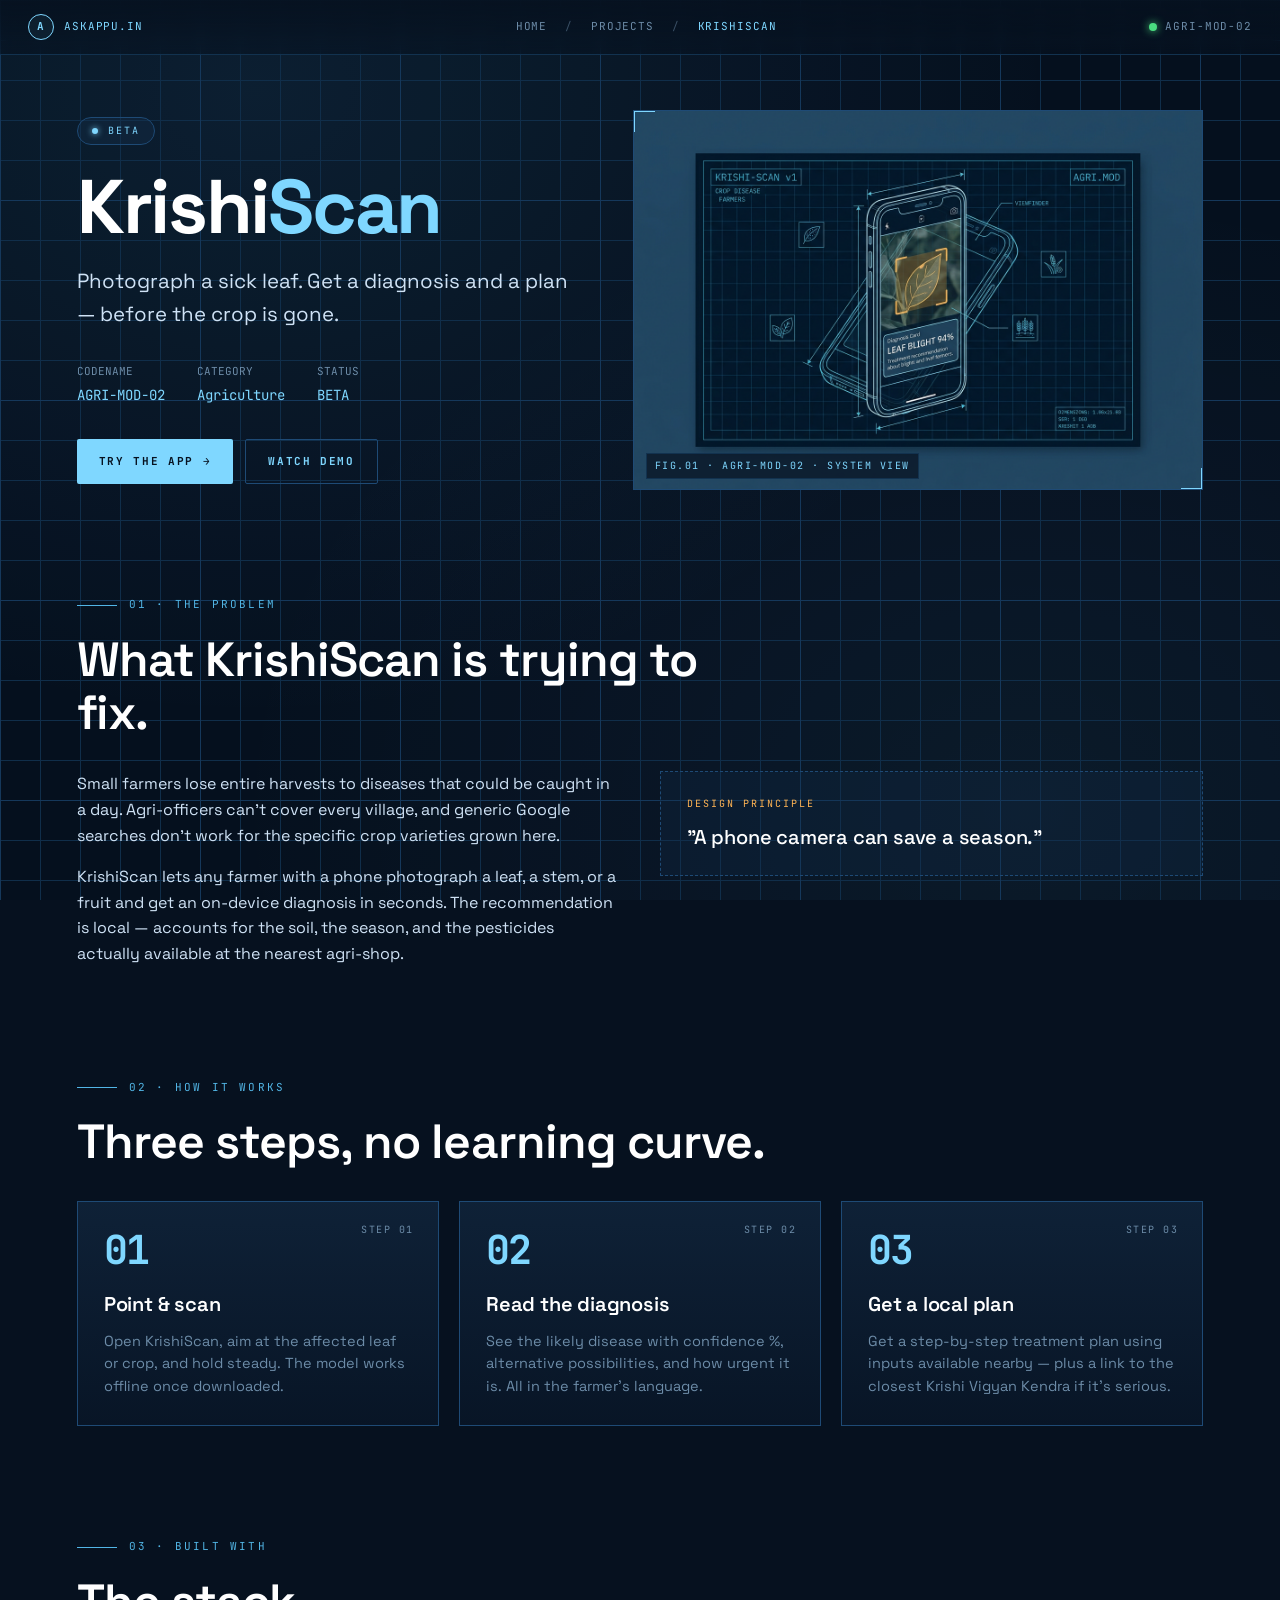
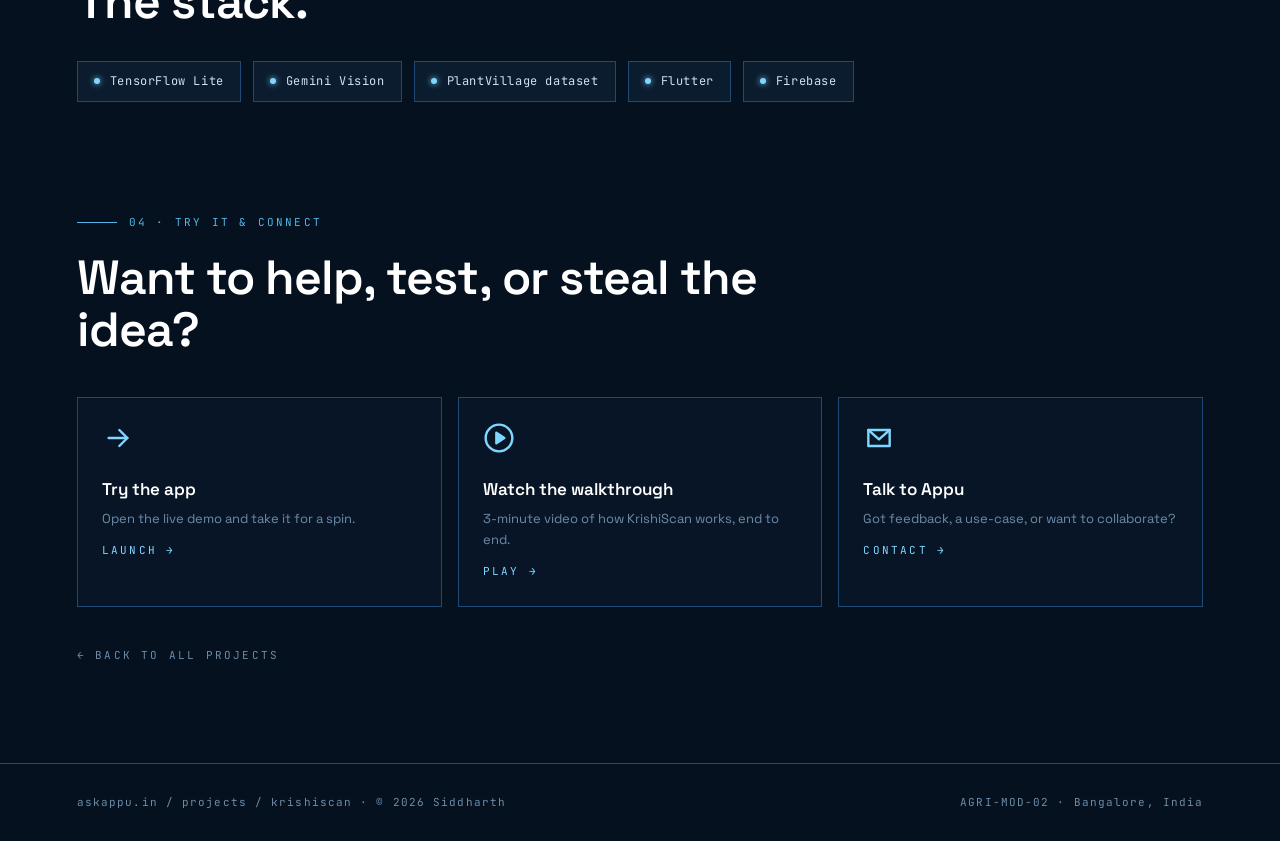
<file: projects/krishiscan/index.html>
<!DOCTYPE html>
<html lang="en">
<head>
<meta charset="UTF-8"/>
<meta name="viewport" content="width=device-width, initial-scale=1.0"/>
<title>KrishiScan — askappu.in</title>
<meta name="description" content="Photograph a sick leaf. Get a diagnosis and a plan — before the crop is gone."/>
<link rel="preconnect" href="https://fonts.googleapis.com"/>
<link rel="preconnect" href="https://fonts.gstatic.com" crossorigin/>
<link href="https://fonts.googleapis.com/css2?family=JetBrains+Mono:wght@400;500;700&family=Space+Grotesk:wght@400;500;600;700&display=swap" rel="stylesheet"/>
<link rel="stylesheet" href="../_shared/project.css"/>
</head>
<body>

<div class="grid-bg" aria-hidden="true"></div>

<!-- Top HUD -->
<header class="hud-top">
  <div class="brand">
    <a href="../../">
      <div class="logo-mark">A</div>
      <span>askappu.in</span>
    </a>
  </div>
  <div class="breadcrumbs">
    <a href="../../askappu-blueprint.html" class="home-label">Home</a>
    <span class="sep">/</span>
    <a href="../../#projects">Projects</a>
    <span class="sep">/</span>
    <span class="current">KrishiScan</span>
  </div>
  <div class="status">
    <span class="dot"></span>
    <span>AGRI-MOD-02</span>
  </div>
</header>

<main>

  <!-- ============ HERO ============ -->
  <section class="p-hero" data-screen-label="Hero">
    <div class="p-hero-inner">
      <div>
        <div class="p-status beta mono">
          <span class="dot"></span>BETA
        </div>
        <h1 class="p-title">Krishi<span class="accent">Scan</span></h1>
        <p class="p-tagline">Photograph a sick leaf. Get a diagnosis and a plan — before the crop is gone.</p>

        <div class="p-hero-meta mono">
          <div>CODENAME<span>AGRI-MOD-02</span></div>
          <div>CATEGORY<span>Agriculture</span></div>
          <div>STATUS<span>BETA</span></div>
        </div>

        <div class="p-cta">
          <a class="btn btn-primary" href="#" target="_blank" rel="noopener">Try the app →</a>
          <a class="btn btn-ghost" href="#" target="_blank" rel="noopener">Watch demo</a>
        </div>
      </div>

      <div class="p-hero-image">
        <img src="hero.jpg" alt="KrishiScan product illustration in blueprint style" loading="eager"/>
        <div class="caption mono">FIG.01 · AGRI-MOD-02 · SYSTEM VIEW</div>
      </div>
    </div>
  </section>

  <!-- ============ PROBLEM ============ -->
  <section class="p-section" data-screen-label="Problem">
    <div class="p-section-label mono"><span>01 · The problem</span></div>
    <h2 class="p-section-title">What KrishiScan is trying to fix.</h2>
    <div class="p-problem">
      <div class="p-problem-body">
        <p>Small farmers lose entire harvests to diseases that could be caught in a day. Agri-officers can't cover every village, and generic Google searches don't work for the specific crop varieties grown here.</p>
        <p>KrishiScan lets any farmer with a phone photograph a leaf, a stem, or a fruit and get an on-device diagnosis in seconds. The recommendation is local — accounts for the soil, the season, and the pesticides actually available at the nearest agri-shop.</p>
      </div>
      <div class="p-problem-callout">
        <div class="tag mono">Design principle</div>
        <div class="quote">"A phone camera can save a season."</div>
      </div>
    </div>
  </section>

  <!-- ============ HOW IT WORKS ============ -->
  <section class="p-section" data-screen-label="How it works">
    <div class="p-section-label mono"><span>02 · How it works</span></div>
    <h2 class="p-section-title">Three steps, no learning curve.</h2>
    <div class="p-steps">
        <div class="p-step">
          <div class="num mono">01</div>
          <h3>Point &amp; scan</h3>
          <p>Open KrishiScan, aim at the affected leaf or crop, and hold steady. The model works offline once downloaded.</p>
        </div>
        <div class="p-step">
          <div class="num mono">02</div>
          <h3>Read the diagnosis</h3>
          <p>See the likely disease with confidence %, alternative possibilities, and how urgent it is. All in the farmer's language.</p>
        </div>
        <div class="p-step">
          <div class="num mono">03</div>
          <h3>Get a local plan</h3>
          <p>Get a step-by-step treatment plan using inputs available nearby — plus a link to the closest Krishi Vigyan Kendra if it's serious.</p>
        </div>
    </div>
  </section>

  <!-- ============ TECH ============ -->
  <section class="p-section" data-screen-label="Tech">
    <div class="p-section-label mono"><span>03 · Built with</span></div>
    <h2 class="p-section-title">The stack.</h2>
    <div class="p-tech">
          <div class="p-tech-item"><span class="dot"></span>TensorFlow Lite</div>
          <div class="p-tech-item"><span class="dot"></span>Gemini Vision</div>
          <div class="p-tech-item"><span class="dot"></span>PlantVillage dataset</div>
          <div class="p-tech-item"><span class="dot"></span>Flutter</div>
          <div class="p-tech-item"><span class="dot"></span>Firebase</div>
    </div>
  </section>

  <!-- ============ CTA / TRY IT ============ -->
  <section class="p-section" data-screen-label="Try it">
    <div class="p-section-label mono"><span>04 · Try it &amp; connect</span></div>
    <h2 class="p-section-title">Want to help, test, or steal the idea?</h2>

    <div class="p-cta-row">
      <a class="p-cta-card" href="#" target="_blank" rel="noopener">
        <svg class="icon" viewBox="0 0 24 24" fill="none" stroke="currentColor" stroke-width="1.8" stroke-linecap="round" stroke-linejoin="round">
          <path d="M5 12 L19 12"/><path d="M13 6 L19 12 L13 18"/>
        </svg>
        <h4>Try the app</h4>
        <p>Open the live demo and take it for a spin.</p>
        <span class="arrow mono">LAUNCH →</span>
      </a>

      <a class="p-cta-card" href="#" target="_blank" rel="noopener">
        <svg class="icon" viewBox="0 0 24 24" fill="none" stroke="currentColor" stroke-width="1.8" stroke-linecap="round" stroke-linejoin="round">
          <circle cx="12" cy="12" r="10"/>
          <path d="M10 8 L16 12 L10 16 Z" fill="currentColor"/>
        </svg>
        <h4>Watch the walkthrough</h4>
        <p>3-minute video of how KrishiScan works, end to end.</p>
        <span class="arrow mono">PLAY →</span>
      </a>

      <a class="p-cta-card" href="../../askappu-blueprint.html#problems">
        <svg class="icon" viewBox="0 0 24 24" fill="none" stroke="currentColor" stroke-width="1.8" stroke-linecap="round" stroke-linejoin="round">
          <path d="M4 6 L20 6 L20 18 L4 18 Z"/>
          <path d="M4 6 L12 13 L20 6"/>
        </svg>
        <h4>Talk to Appu</h4>
        <p>Got feedback, a use-case, or want to collaborate?</p>
        <span class="arrow mono">CONTACT →</span>
      </a>
    </div>

    <a href="../../askappu-blueprint.html#projects" class="p-back mono">← Back to all projects</a>
  </section>

</main>

<footer class="p-footer">
  <div>askappu.in / projects / krishiscan · © 2026 Siddharth</div>
  <div>AGRI-MOD-02 · Bangalore, India</div>
</footer>

</body>
</html>
</file>
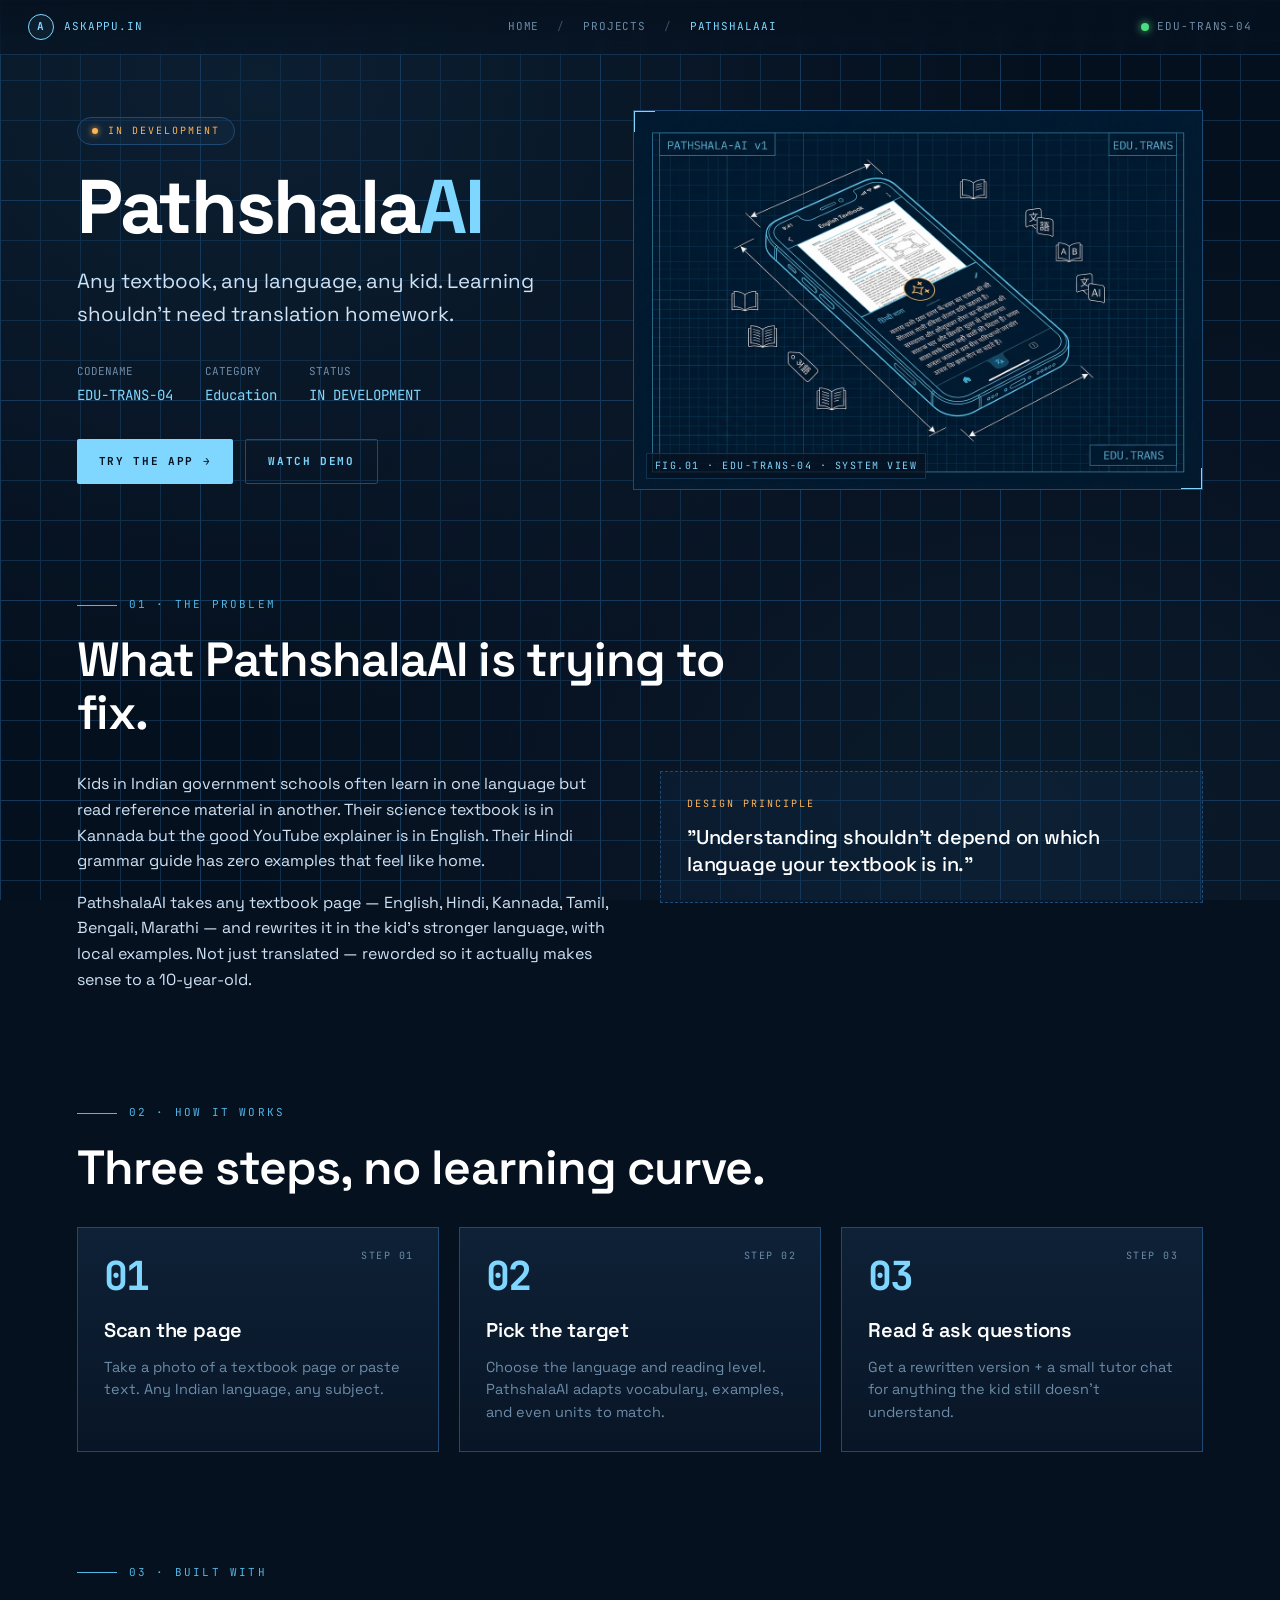
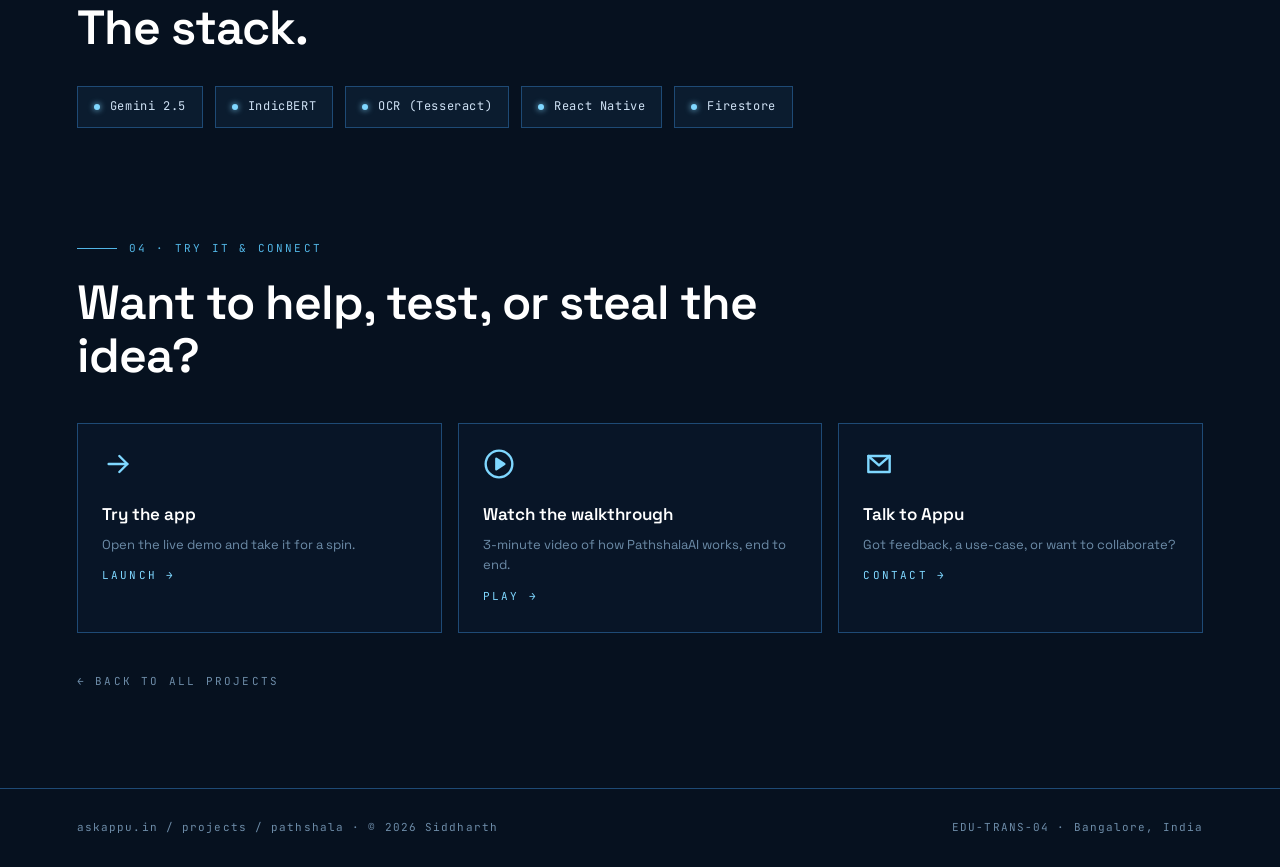
<file: projects/pathshala/index.html>
<!DOCTYPE html>
<html lang="en">
<head>
<meta charset="UTF-8"/>
<meta name="viewport" content="width=device-width, initial-scale=1.0"/>
<title>PathshalaAI — askappu.in</title>
<meta name="description" content="Any textbook, any language, any kid. Learning shouldn't need translation homework."/>
<link rel="preconnect" href="https://fonts.googleapis.com"/>
<link rel="preconnect" href="https://fonts.gstatic.com" crossorigin/>
<link href="https://fonts.googleapis.com/css2?family=JetBrains+Mono:wght@400;500;700&family=Space+Grotesk:wght@400;500;600;700&display=swap" rel="stylesheet"/>
<link rel="stylesheet" href="../_shared/project.css"/>
</head>
<body>

<div class="grid-bg" aria-hidden="true"></div>

<!-- Top HUD -->
<header class="hud-top">
  <div class="brand">
    <a href="../../">
      <div class="logo-mark">A</div>
      <span>askappu.in</span>
    </a>
  </div>
  <div class="breadcrumbs">
    <a href="../../askappu-blueprint.html" class="home-label">Home</a>
    <span class="sep">/</span>
    <a href="../../#projects">Projects</a>
    <span class="sep">/</span>
    <span class="current">PathshalaAI</span>
  </div>
  <div class="status">
    <span class="dot"></span>
    <span>EDU-TRANS-04</span>
  </div>
</header>

<main>

  <!-- ============ HERO ============ -->
  <section class="p-hero" data-screen-label="Hero">
    <div class="p-hero-inner">
      <div>
        <div class="p-status  mono">
          <span class="dot"></span>IN DEVELOPMENT
        </div>
        <h1 class="p-title">Pathshala<span class="accent">AI</span></h1>
        <p class="p-tagline">Any textbook, any language, any kid. Learning shouldn't need translation homework.</p>

        <div class="p-hero-meta mono">
          <div>CODENAME<span>EDU-TRANS-04</span></div>
          <div>CATEGORY<span>Education</span></div>
          <div>STATUS<span>IN DEVELOPMENT</span></div>
        </div>

        <div class="p-cta">
          <a class="btn btn-primary" href="#" target="_blank" rel="noopener">Try the app →</a>
          <a class="btn btn-ghost" href="#" target="_blank" rel="noopener">Watch demo</a>
        </div>
      </div>

      <div class="p-hero-image">
        <img src="hero.jpg" alt="PathshalaAI product illustration in blueprint style" loading="eager"/>
        <div class="caption mono">FIG.01 · EDU-TRANS-04 · SYSTEM VIEW</div>
      </div>
    </div>
  </section>

  <!-- ============ PROBLEM ============ -->
  <section class="p-section" data-screen-label="Problem">
    <div class="p-section-label mono"><span>01 · The problem</span></div>
    <h2 class="p-section-title">What PathshalaAI is trying to fix.</h2>
    <div class="p-problem">
      <div class="p-problem-body">
        <p>Kids in Indian government schools often learn in one language but read reference material in another. Their science textbook is in Kannada but the good YouTube explainer is in English. Their Hindi grammar guide has zero examples that feel like home.</p>
        <p>PathshalaAI takes any textbook page — English, Hindi, Kannada, Tamil, Bengali, Marathi — and rewrites it in the kid's stronger language, with local examples. Not just translated — reworded so it actually makes sense to a 10-year-old.</p>
      </div>
      <div class="p-problem-callout">
        <div class="tag mono">Design principle</div>
        <div class="quote">"Understanding shouldn't depend on which language your textbook is in."</div>
      </div>
    </div>
  </section>

  <!-- ============ HOW IT WORKS ============ -->
  <section class="p-section" data-screen-label="How it works">
    <div class="p-section-label mono"><span>02 · How it works</span></div>
    <h2 class="p-section-title">Three steps, no learning curve.</h2>
    <div class="p-steps">
        <div class="p-step">
          <div class="num mono">01</div>
          <h3>Scan the page</h3>
          <p>Take a photo of a textbook page or paste text. Any Indian language, any subject.</p>
        </div>
        <div class="p-step">
          <div class="num mono">02</div>
          <h3>Pick the target</h3>
          <p>Choose the language and reading level. PathshalaAI adapts vocabulary, examples, and even units to match.</p>
        </div>
        <div class="p-step">
          <div class="num mono">03</div>
          <h3>Read &amp; ask questions</h3>
          <p>Get a rewritten version + a small tutor chat for anything the kid still doesn't understand.</p>
        </div>
    </div>
  </section>

  <!-- ============ TECH ============ -->
  <section class="p-section" data-screen-label="Tech">
    <div class="p-section-label mono"><span>03 · Built with</span></div>
    <h2 class="p-section-title">The stack.</h2>
    <div class="p-tech">
          <div class="p-tech-item"><span class="dot"></span>Gemini 2.5</div>
          <div class="p-tech-item"><span class="dot"></span>IndicBERT</div>
          <div class="p-tech-item"><span class="dot"></span>OCR (Tesseract)</div>
          <div class="p-tech-item"><span class="dot"></span>React Native</div>
          <div class="p-tech-item"><span class="dot"></span>Firestore</div>
    </div>
  </section>

  <!-- ============ CTA / TRY IT ============ -->
  <section class="p-section" data-screen-label="Try it">
    <div class="p-section-label mono"><span>04 · Try it &amp; connect</span></div>
    <h2 class="p-section-title">Want to help, test, or steal the idea?</h2>

    <div class="p-cta-row">
      <a class="p-cta-card" href="#" target="_blank" rel="noopener">
        <svg class="icon" viewBox="0 0 24 24" fill="none" stroke="currentColor" stroke-width="1.8" stroke-linecap="round" stroke-linejoin="round">
          <path d="M5 12 L19 12"/><path d="M13 6 L19 12 L13 18"/>
        </svg>
        <h4>Try the app</h4>
        <p>Open the live demo and take it for a spin.</p>
        <span class="arrow mono">LAUNCH →</span>
      </a>

      <a class="p-cta-card" href="#" target="_blank" rel="noopener">
        <svg class="icon" viewBox="0 0 24 24" fill="none" stroke="currentColor" stroke-width="1.8" stroke-linecap="round" stroke-linejoin="round">
          <circle cx="12" cy="12" r="10"/>
          <path d="M10 8 L16 12 L10 16 Z" fill="currentColor"/>
        </svg>
        <h4>Watch the walkthrough</h4>
        <p>3-minute video of how PathshalaAI works, end to end.</p>
        <span class="arrow mono">PLAY →</span>
      </a>

      <a class="p-cta-card" href="../../askappu-blueprint.html#problems">
        <svg class="icon" viewBox="0 0 24 24" fill="none" stroke="currentColor" stroke-width="1.8" stroke-linecap="round" stroke-linejoin="round">
          <path d="M4 6 L20 6 L20 18 L4 18 Z"/>
          <path d="M4 6 L12 13 L20 6"/>
        </svg>
        <h4>Talk to Appu</h4>
        <p>Got feedback, a use-case, or want to collaborate?</p>
        <span class="arrow mono">CONTACT →</span>
      </a>
    </div>

    <a href="../../askappu-blueprint.html#projects" class="p-back mono">← Back to all projects</a>
  </section>

</main>

<footer class="p-footer">
  <div>askappu.in / projects / pathshala · © 2026 Siddharth</div>
  <div>EDU-TRANS-04 · Bangalore, India</div>
</footer>

</body>
</html>
</file>
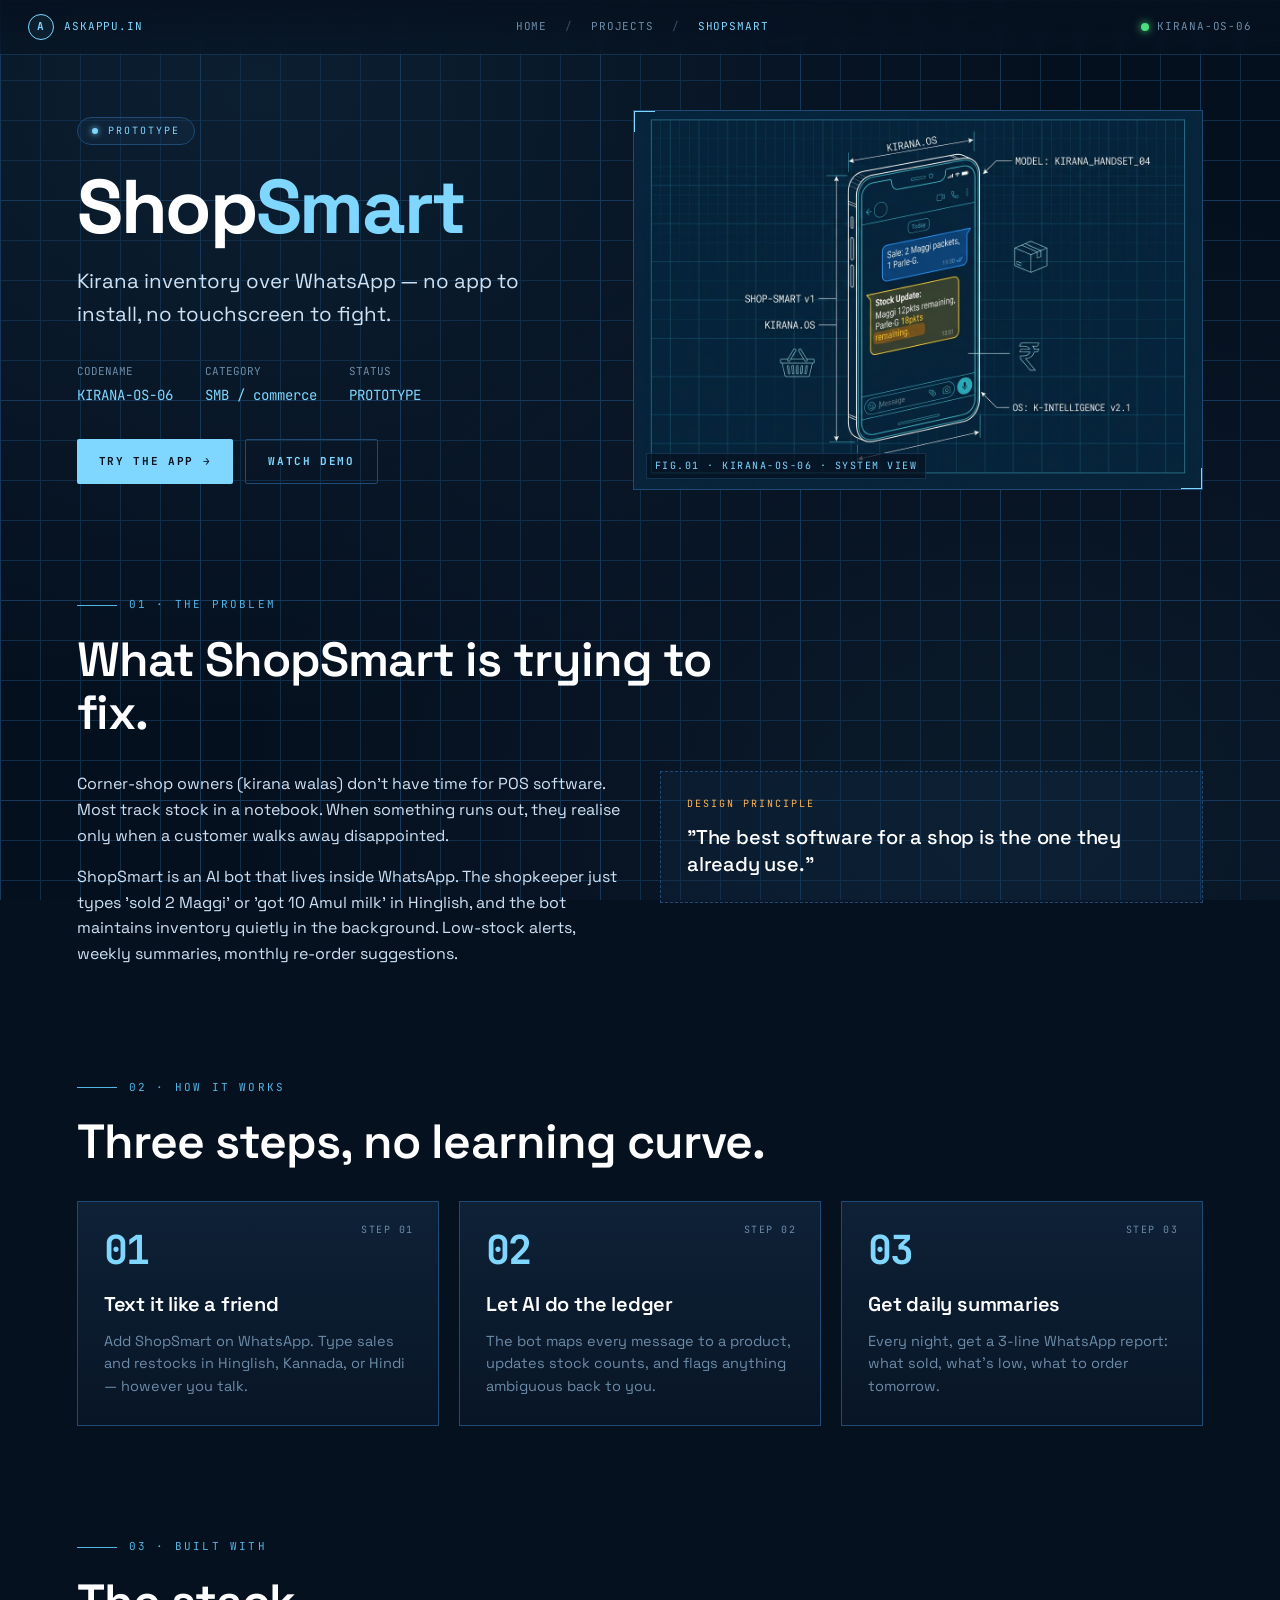
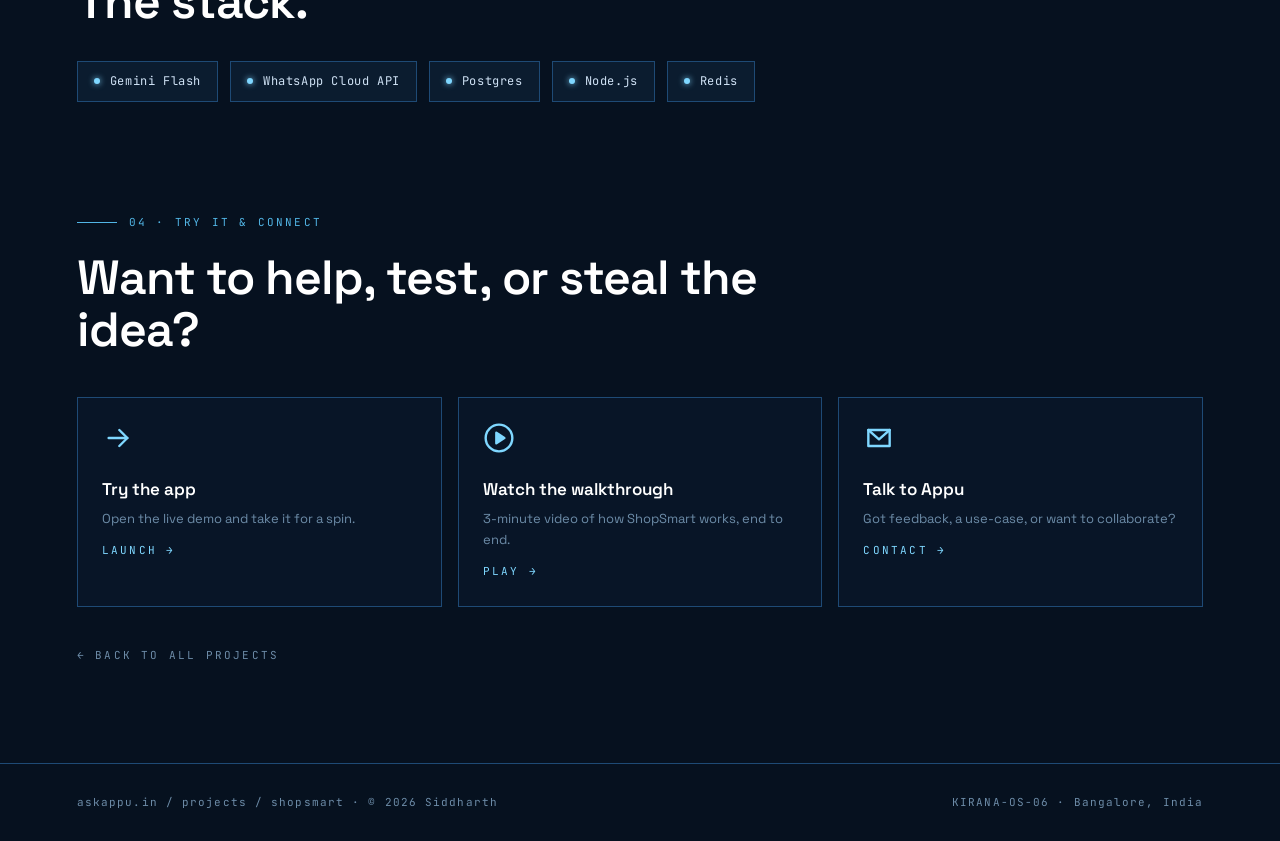
<file: projects/shopsmart/index.html>
<!DOCTYPE html>
<html lang="en">
<head>
<meta charset="UTF-8"/>
<meta name="viewport" content="width=device-width, initial-scale=1.0"/>
<title>ShopSmart — askappu.in</title>
<meta name="description" content="Kirana inventory over WhatsApp — no app to install, no touchscreen to fight."/>
<link rel="preconnect" href="https://fonts.googleapis.com"/>
<link rel="preconnect" href="https://fonts.gstatic.com" crossorigin/>
<link href="https://fonts.googleapis.com/css2?family=JetBrains+Mono:wght@400;500;700&family=Space+Grotesk:wght@400;500;600;700&display=swap" rel="stylesheet"/>
<link rel="stylesheet" href="../_shared/project.css"/>
</head>
<body>

<div class="grid-bg" aria-hidden="true"></div>

<!-- Top HUD -->
<header class="hud-top">
  <div class="brand">
    <a href="../../">
      <div class="logo-mark">A</div>
      <span>askappu.in</span>
    </a>
  </div>
  <div class="breadcrumbs">
    <a href="../../askappu-blueprint.html" class="home-label">Home</a>
    <span class="sep">/</span>
    <a href="../../#projects">Projects</a>
    <span class="sep">/</span>
    <span class="current">ShopSmart</span>
  </div>
  <div class="status">
    <span class="dot"></span>
    <span>KIRANA-OS-06</span>
  </div>
</header>

<main>

  <!-- ============ HERO ============ -->
  <section class="p-hero" data-screen-label="Hero">
    <div class="p-hero-inner">
      <div>
        <div class="p-status beta mono">
          <span class="dot"></span>PROTOTYPE
        </div>
        <h1 class="p-title">Shop<span class="accent">Smart</span></h1>
        <p class="p-tagline">Kirana inventory over WhatsApp — no app to install, no touchscreen to fight.</p>

        <div class="p-hero-meta mono">
          <div>CODENAME<span>KIRANA-OS-06</span></div>
          <div>CATEGORY<span>SMB / commerce</span></div>
          <div>STATUS<span>PROTOTYPE</span></div>
        </div>

        <div class="p-cta">
          <a class="btn btn-primary" href="#" target="_blank" rel="noopener">Try the app →</a>
          <a class="btn btn-ghost" href="#" target="_blank" rel="noopener">Watch demo</a>
        </div>
      </div>

      <div class="p-hero-image">
        <img src="hero.jpg" alt="ShopSmart product illustration in blueprint style" loading="eager"/>
        <div class="caption mono">FIG.01 · KIRANA-OS-06 · SYSTEM VIEW</div>
      </div>
    </div>
  </section>

  <!-- ============ PROBLEM ============ -->
  <section class="p-section" data-screen-label="Problem">
    <div class="p-section-label mono"><span>01 · The problem</span></div>
    <h2 class="p-section-title">What ShopSmart is trying to fix.</h2>
    <div class="p-problem">
      <div class="p-problem-body">
        <p>Corner-shop owners (kirana walas) don't have time for POS software. Most track stock in a notebook. When something runs out, they realise only when a customer walks away disappointed.</p>
        <p>ShopSmart is an AI bot that lives inside WhatsApp. The shopkeeper just types 'sold 2 Maggi' or 'got 10 Amul milk' in Hinglish, and the bot maintains inventory quietly in the background. Low-stock alerts, weekly summaries, monthly re-order suggestions.</p>
      </div>
      <div class="p-problem-callout">
        <div class="tag mono">Design principle</div>
        <div class="quote">"The best software for a shop is the one they already use."</div>
      </div>
    </div>
  </section>

  <!-- ============ HOW IT WORKS ============ -->
  <section class="p-section" data-screen-label="How it works">
    <div class="p-section-label mono"><span>02 · How it works</span></div>
    <h2 class="p-section-title">Three steps, no learning curve.</h2>
    <div class="p-steps">
        <div class="p-step">
          <div class="num mono">01</div>
          <h3>Text it like a friend</h3>
          <p>Add ShopSmart on WhatsApp. Type sales and restocks in Hinglish, Kannada, or Hindi — however you talk.</p>
        </div>
        <div class="p-step">
          <div class="num mono">02</div>
          <h3>Let AI do the ledger</h3>
          <p>The bot maps every message to a product, updates stock counts, and flags anything ambiguous back to you.</p>
        </div>
        <div class="p-step">
          <div class="num mono">03</div>
          <h3>Get daily summaries</h3>
          <p>Every night, get a 3-line WhatsApp report: what sold, what's low, what to order tomorrow.</p>
        </div>
    </div>
  </section>

  <!-- ============ TECH ============ -->
  <section class="p-section" data-screen-label="Tech">
    <div class="p-section-label mono"><span>03 · Built with</span></div>
    <h2 class="p-section-title">The stack.</h2>
    <div class="p-tech">
          <div class="p-tech-item"><span class="dot"></span>Gemini Flash</div>
          <div class="p-tech-item"><span class="dot"></span>WhatsApp Cloud API</div>
          <div class="p-tech-item"><span class="dot"></span>Postgres</div>
          <div class="p-tech-item"><span class="dot"></span>Node.js</div>
          <div class="p-tech-item"><span class="dot"></span>Redis</div>
    </div>
  </section>

  <!-- ============ CTA / TRY IT ============ -->
  <section class="p-section" data-screen-label="Try it">
    <div class="p-section-label mono"><span>04 · Try it &amp; connect</span></div>
    <h2 class="p-section-title">Want to help, test, or steal the idea?</h2>

    <div class="p-cta-row">
      <a class="p-cta-card" href="#" target="_blank" rel="noopener">
        <svg class="icon" viewBox="0 0 24 24" fill="none" stroke="currentColor" stroke-width="1.8" stroke-linecap="round" stroke-linejoin="round">
          <path d="M5 12 L19 12"/><path d="M13 6 L19 12 L13 18"/>
        </svg>
        <h4>Try the app</h4>
        <p>Open the live demo and take it for a spin.</p>
        <span class="arrow mono">LAUNCH →</span>
      </a>

      <a class="p-cta-card" href="#" target="_blank" rel="noopener">
        <svg class="icon" viewBox="0 0 24 24" fill="none" stroke="currentColor" stroke-width="1.8" stroke-linecap="round" stroke-linejoin="round">
          <circle cx="12" cy="12" r="10"/>
          <path d="M10 8 L16 12 L10 16 Z" fill="currentColor"/>
        </svg>
        <h4>Watch the walkthrough</h4>
        <p>3-minute video of how ShopSmart works, end to end.</p>
        <span class="arrow mono">PLAY →</span>
      </a>

      <a class="p-cta-card" href="../../askappu-blueprint.html#problems">
        <svg class="icon" viewBox="0 0 24 24" fill="none" stroke="currentColor" stroke-width="1.8" stroke-linecap="round" stroke-linejoin="round">
          <path d="M4 6 L20 6 L20 18 L4 18 Z"/>
          <path d="M4 6 L12 13 L20 6"/>
        </svg>
        <h4>Talk to Appu</h4>
        <p>Got feedback, a use-case, or want to collaborate?</p>
        <span class="arrow mono">CONTACT →</span>
      </a>
    </div>

    <a href="../../askappu-blueprint.html#projects" class="p-back mono">← Back to all projects</a>
  </section>

</main>

<footer class="p-footer">
  <div>askappu.in / projects / shopsmart · © 2026 Siddharth</div>
  <div>KIRANA-OS-06 · Bangalore, India</div>
</footer>

</body>
</html>
</file>
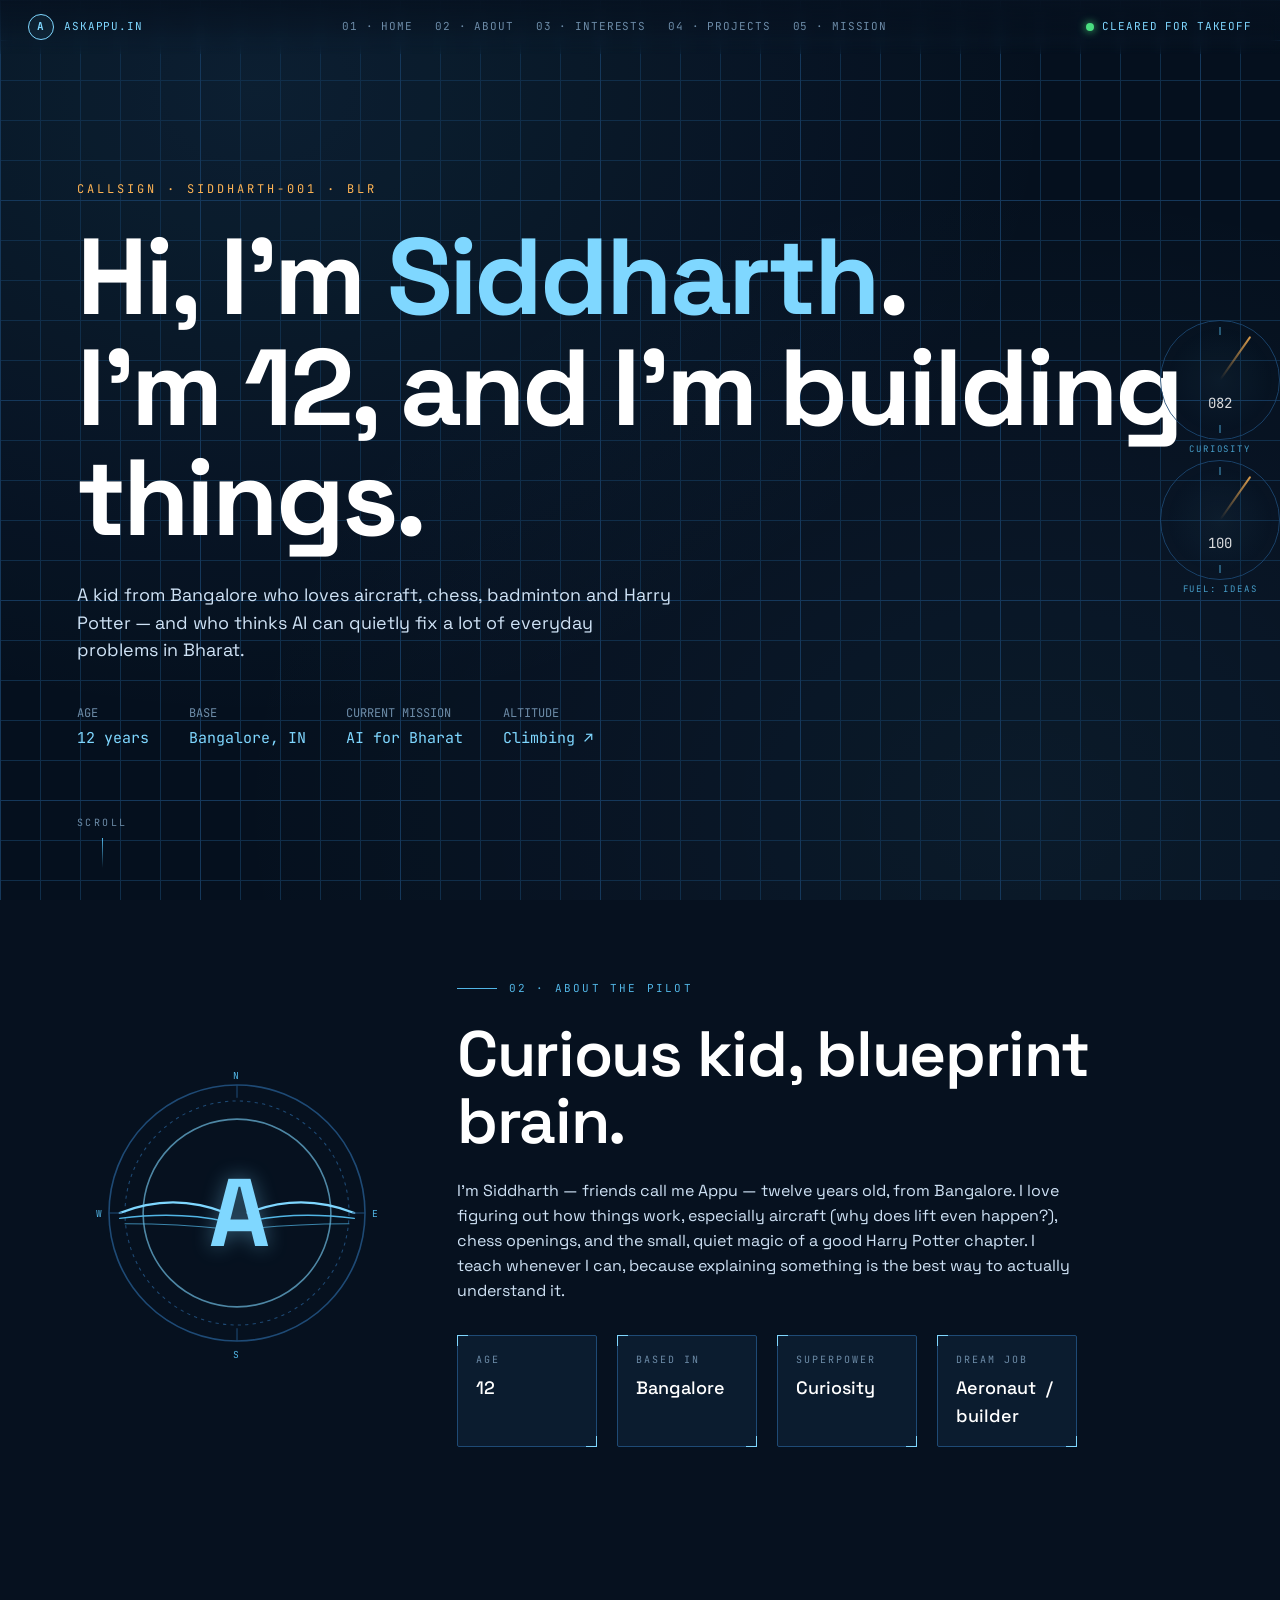
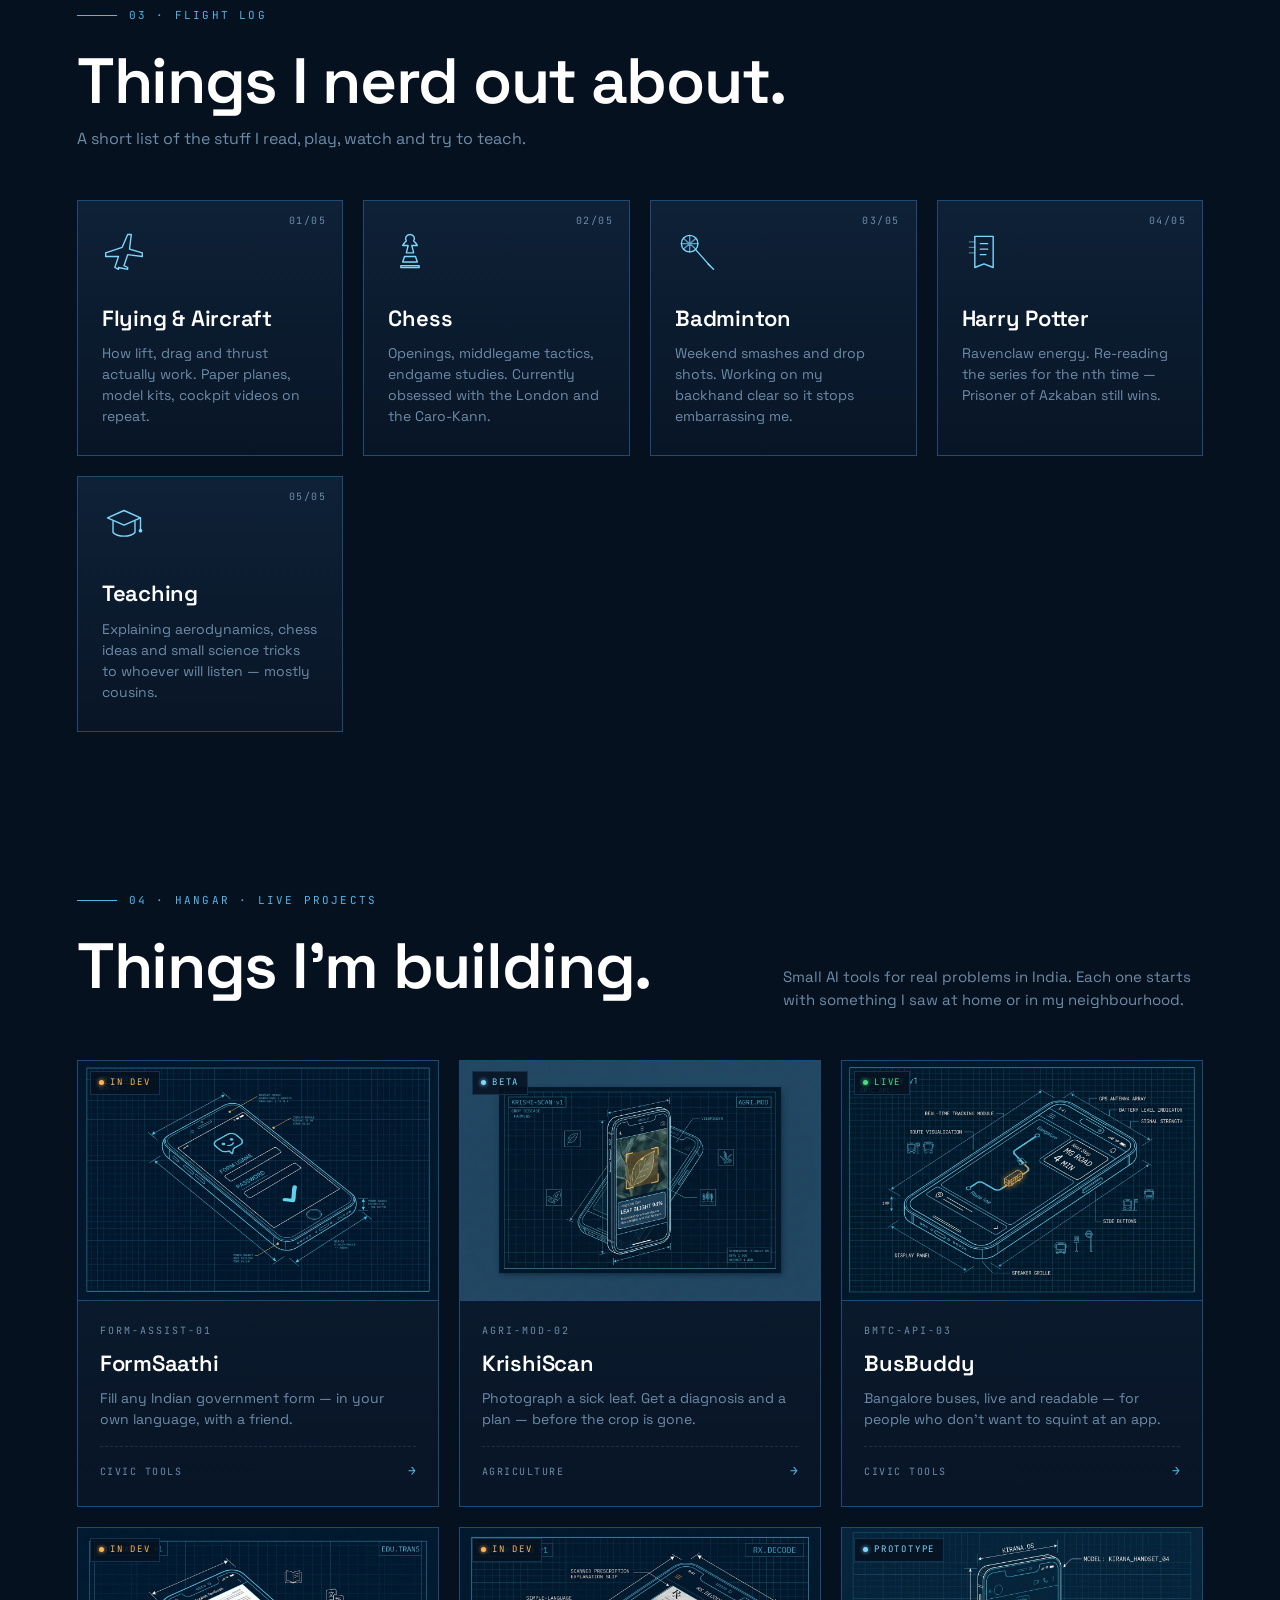
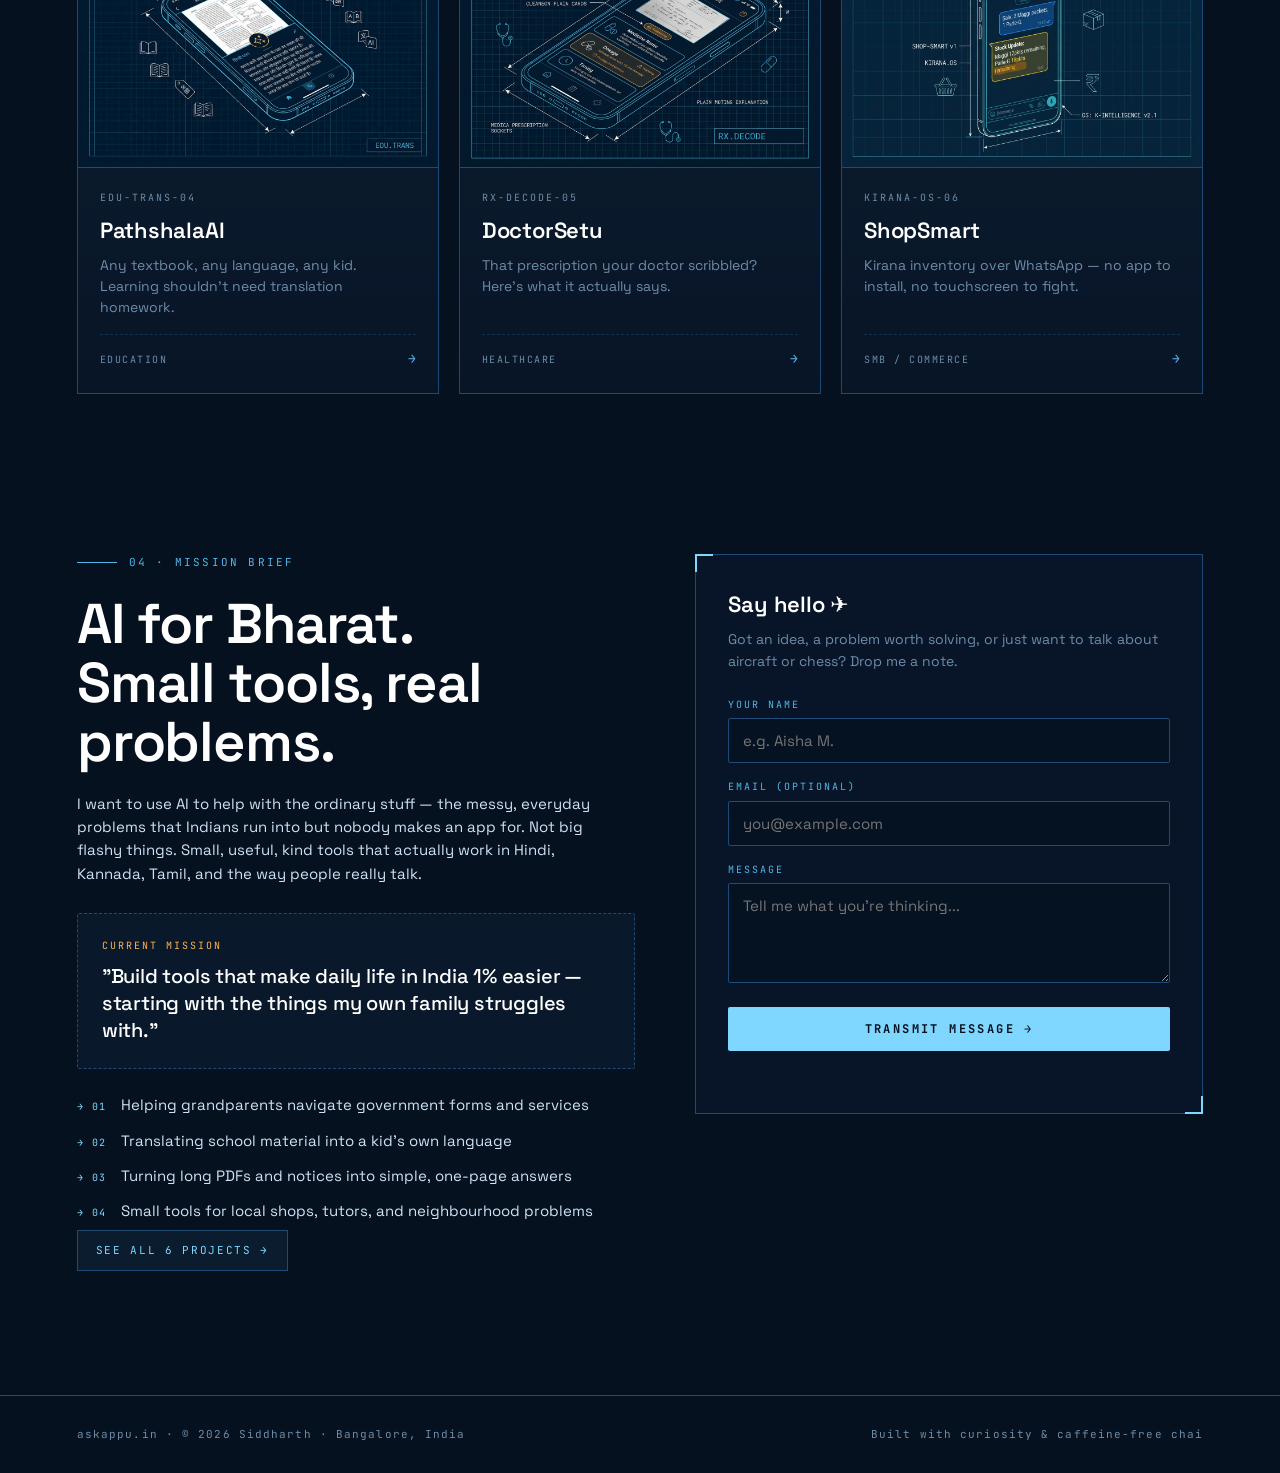
<file: askappu-blueprint.html>
<!DOCTYPE html>
<html lang="en">
<head>
<meta charset="UTF-8"/>
<meta name="viewport" content="width=device-width, initial-scale=1.0"/>
<title>askappu.in — Siddharth (Appu) | Curious kid from Bangalore</title>
<meta name="description" content="Siddharth (Appu) — 12, from Bangalore. Interests: aircraft, chess, badminton, Harry Potter, teaching. Building AI for Bharat."/>
<link rel="preconnect" href="https://fonts.googleapis.com"/>
<link rel="preconnect" href="https://fonts.gstatic.com" crossorigin/>
<link href="https://fonts.googleapis.com/css2?family=JetBrains+Mono:wght@400;500;700&family=Space+Grotesk:wght@400;500;600;700&display=swap" rel="stylesheet"/>
<style>
  :root {
    --navy-900: #06111f;
    --navy-800: #0a1a2e;
    --navy-700: #10253d;
    --navy-600: #17324f;
    --line:     #1e4a75;
    --line-soft:#12324f;
    --cyan:     #7fd7ff;
    --cyan-2:   #52b6e6;
    --amber:    #ffb454;
    --paper:    #e8f4ff;
    --text:     #cfe2f5;
    --muted:    #6d8ca8;
    --white:    #ffffff;
  }

  * { box-sizing: border-box; margin: 0; padding: 0; }

  html { scroll-behavior: smooth; }

  body {
    background: var(--navy-900);
    color: var(--text);
    font-family: 'Space Grotesk', system-ui, sans-serif;
    font-size: 16px;
    line-height: 1.55;
    overflow-x: hidden;
    -webkit-font-smoothing: antialiased;
  }

  .mono { font-family: 'JetBrains Mono', ui-monospace, monospace; }

  /* ============ BLUEPRINT GRID BACKGROUND ============ */
  .grid-bg {
    position: fixed;
    inset: 0;
    z-index: 0;
    pointer-events: none;
    background-color: var(--navy-900);
    background-image:
      linear-gradient(var(--line-soft) 1px, transparent 1px),
      linear-gradient(90deg, var(--line-soft) 1px, transparent 1px),
      radial-gradient(ellipse at 20% 10%, rgba(82,182,230,0.10), transparent 55%),
      radial-gradient(ellipse at 80% 90%, rgba(127,215,255,0.06), transparent 55%);
    background-size: 40px 40px, 40px 40px, 100% 100%, 100% 100%;
    opacity: 0.9;
  }
  .grid-bg::after {
    content: "";
    position: absolute;
    inset: 0;
    background-image:
      linear-gradient(var(--line) 1px, transparent 1px),
      linear-gradient(90deg, var(--line) 1px, transparent 1px);
    background-size: 200px 200px;
    opacity: 0.5;
  }

  main { position: relative; z-index: 1; }

  /* ============ TOP HUD BAR ============ */
  .hud-top {
    position: fixed;
    top: 0; left: 0; right: 0;
    z-index: 50;
    display: flex;
    justify-content: space-between;
    align-items: center;
    padding: 14px 28px;
    background: linear-gradient(180deg, rgba(6,17,31,0.85), rgba(6,17,31,0));
    backdrop-filter: blur(6px);
    font-family: 'JetBrains Mono', monospace;
    font-size: 11px;
    letter-spacing: 0.08em;
    text-transform: uppercase;
    color: var(--cyan);
  }
  .hud-top .brand { display: flex; align-items: center; gap: 10px; }
  .hud-top .brand .logo-mark {
    width: 26px; height: 26px;
    border: 1.5px solid var(--cyan);
    border-radius: 50%;
    display: grid; place-items: center;
    font-weight: 700;
    color: var(--cyan);
    background: rgba(127,215,255,0.06);
  }
  .hud-top nav { display: flex; gap: 22px; }
  .hud-top nav a {
    color: var(--muted);
    text-decoration: none;
    transition: color .2s;
  }
  .hud-top nav a:hover { color: var(--cyan); }
  .hud-top .status { display: flex; align-items: center; gap: 8px; }
  .hud-top .dot {
    width: 8px; height: 8px; border-radius: 50%;
    background: #4ade80;
    box-shadow: 0 0 8px #4ade80;
    animation: pulse 2s infinite;
  }
  @keyframes pulse {
    0%,100% { opacity: 1; }
    50% { opacity: 0.3; }
  }

  /* ============ SECTION LAYOUT ============ */
  section {
    padding: 90px 6vw 80px;
    position: relative;
    display: flex;
    flex-direction: column;
    justify-content: center;
  }
  /* Hero keeps a fuller viewport feel; other sections size to content */
  #hero {
    min-height: 100vh;
    padding-top: 110px;
  }
  #about, #interests, #projects, #problems {
    min-height: auto;
  }
  /* Tighter section separators between content sections */
  #about { padding-top: 80px; padding-bottom: 80px; }
  #interests { padding-top: 80px; padding-bottom: 80px; }
  #projects { padding-top: 80px; padding-bottom: 80px; }
  #problems { padding-top: 80px; padding-bottom: 100px; }

  .section-label {
    font-family: 'JetBrains Mono', monospace;
    font-size: 11px;
    letter-spacing: 0.2em;
    text-transform: uppercase;
    color: var(--cyan-2);
    display: flex;
    align-items: center;
    gap: 12px;
    margin-bottom: 24px;
  }
  .section-label::before {
    content: "";
    display: block;
    width: 40px; height: 1px;
    background: var(--cyan-2);
  }

  h1, h2 {
    font-family: 'Space Grotesk', sans-serif;
    color: var(--white);
    font-weight: 600;
    letter-spacing: -0.02em;
    line-height: 1.05;
  }

  /* ============ SECTION 1: HERO ============ */
  .hero-wrap {
    max-width: 1200px;
    width: 100%;
    margin: 0 auto;
    position: relative;
  }
  .hero-callsign {
    font-family: 'JetBrains Mono', monospace;
    font-size: 12px;
    letter-spacing: 0.25em;
    color: var(--amber);
    margin-bottom: 24px;
  }
  .hero-title {
    font-size: clamp(36px, 9vw, 108px);
    font-weight: 700;
    color: var(--white);
    letter-spacing: -0.03em;
    line-height: 1.02;
    overflow-wrap: break-word;
    hyphens: auto;
  }
  .hero-title .accent {
    color: var(--cyan);
    position: relative;
  }
  .hero-sub {
    max-width: 600px;
    margin-top: 28px;
    font-size: clamp(16px, 1.4vw, 20px);
    color: var(--text);
  }
  .hero-meta {
    margin-top: 40px;
    display: flex;
    gap: 40px;
    flex-wrap: wrap;
    font-family: 'JetBrains Mono', monospace;
    font-size: 12px;
    color: var(--muted);
  }
  .hero-meta div span {
    display: block;
    color: var(--cyan);
    font-size: 15px;
    margin-top: 4px;
  }

  /* Cockpit gauges */
  .gauges {
    position: absolute;
    right: 0;
    top: 50%;
    transform: translateY(-50%);
    display: flex;
    flex-direction: column;
    gap: 20px;
    opacity: 0.85;
  }
  .gauge {
    width: 120px; height: 120px;
    border: 1.5px solid var(--line);
    border-radius: 50%;
    position: relative;
    background: radial-gradient(circle at center, rgba(127,215,255,0.05), transparent 70%);
  }
  .gauge::before, .gauge::after {
    content: "";
    position: absolute;
    background: var(--cyan-2);
  }
  .gauge::before {
    top: 6px; left: 50%;
    width: 1px; height: 8px;
    transform: translateX(-50%);
  }
  .gauge::after {
    bottom: 6px; left: 50%;
    width: 1px; height: 8px;
    transform: translateX(-50%);
  }
  .gauge .needle {
    position: absolute;
    top: 50%; left: 50%;
    width: 2px;
    height: 45%;
    background: linear-gradient(180deg, var(--amber), transparent);
    transform-origin: bottom center;
    transform: translate(-50%, -100%) rotate(35deg);
    border-radius: 2px;
  }
  .gauge.slow .needle { animation: spin1 18s ease-in-out infinite alternate; }
  .gauge.fast .needle { animation: spin2 8s ease-in-out infinite alternate; }
  @keyframes spin1 { from { transform: translate(-50%, -100%) rotate(20deg); } to { transform: translate(-50%, -100%) rotate(120deg); } }
  @keyframes spin2 { from { transform: translate(-50%, -100%) rotate(-45deg); } to { transform: translate(-50%, -100%) rotate(85deg); } }
  .gauge .label {
    position: absolute;
    bottom: -18px;
    left: 50%;
    transform: translateX(-50%);
    font-family: 'JetBrains Mono', monospace;
    font-size: 9px;
    letter-spacing: 0.2em;
    color: var(--cyan-2);
    white-space: nowrap;
  }
  .gauge .value {
    position: absolute;
    top: 50%; left: 50%;
    transform: translate(-50%, -50%);
    font-family: 'JetBrains Mono', monospace;
    font-size: 14px;
    color: var(--white);
    margin-top: 24px;
  }
  @media (max-width: 900px) { .gauges { display: none; } }

  /* Scroll cue */
  .scroll-cue {
    position: absolute;
    bottom: 32px;
    left: 6vw;
    font-family: 'JetBrains Mono', monospace;
    font-size: 10px;
    letter-spacing: 0.25em;
    color: var(--muted);
    display: flex;
    flex-direction: column;
    align-items: center;
    gap: 8px;
    animation: bob 2.4s ease-in-out infinite;
  }
  .scroll-cue .line { width: 1px; height: 30px; background: linear-gradient(180deg, var(--cyan-2), transparent); }
  @keyframes bob {
    0%,100% { transform: translateY(0); }
    50% { transform: translateY(6px); }
  }

  /* ============ PAPER AIRPLANE ============ */
  .paper-plane {
    position: fixed;
    top: 22%;
    left: -80px;
    width: 60px;
    z-index: 3;
    pointer-events: none;
    animation: fly 22s linear infinite;
    filter: drop-shadow(0 4px 12px rgba(127,215,255,0.25));
  }
  .paper-plane svg { width: 100%; display: block; }
  @keyframes fly {
    0%   { transform: translate(0, 0) rotate(-8deg); left: -80px; top: 22%; opacity: 0; }
    5%   { opacity: 1; }
    25%  { transform: translate(30vw, 4vh) rotate(-4deg); }
    50%  { transform: translate(55vw, -6vh) rotate(-14deg); }
    75%  { transform: translate(85vw, 8vh) rotate(6deg); }
    95%  { opacity: 1; }
    100% { transform: translate(115vw, -4vh) rotate(-8deg); opacity: 0; left: -80px; top: 22%; }
  }

  /* ============ SECTION 2: ABOUT ============ */
  #about .about-wrap {
    max-width: 1200px;
    margin: 0 auto;
    display: grid;
    grid-template-columns: 320px 1fr;
    gap: 60px;
    align-items: center;
  }
  @media (max-width: 900px) {
    #about .about-wrap { grid-template-columns: 1fr; gap: 40px; }
  }

  /* Pilot's wings badge with initial */
  .avatar-badge {
    width: 100%;
    aspect-ratio: 1;
    position: relative;
    display: grid;
    place-items: center;
  }
  .avatar-badge svg { width: 100%; height: 100%; }
  .avatar-badge .initial {
    position: absolute;
    inset: 0;
    display: grid;
    place-items: center;
    font-family: 'Space Grotesk', sans-serif;
    font-size: 96px;
    font-weight: 700;
    color: var(--cyan);
    text-shadow: 0 0 20px rgba(127,215,255,0.4);
    letter-spacing: -0.05em;
  }

  .about-title {
    font-size: clamp(36px, 5vw, 64px);
    margin-bottom: 24px;
  }
  .about-body {
    font-size: clamp(16px, 1.2vw, 19px);
    color: var(--text);
    max-width: 620px;
    margin-bottom: 32px;
    text-wrap: pretty;
  }
  .facts {
    display: grid;
    grid-template-columns: repeat(auto-fit, minmax(140px, 1fr));
    gap: 20px;
    max-width: 620px;
  }
  .fact {
    padding: 16px 18px;
    border: 1px solid var(--line);
    background: rgba(23,50,79,0.35);
    border-radius: 2px;
    position: relative;
  }
  .fact::before {
    content: "";
    position: absolute;
    top: -1px; left: -1px;
    width: 10px; height: 10px;
    border-top: 1.5px solid var(--cyan);
    border-left: 1.5px solid var(--cyan);
  }
  .fact::after {
    content: "";
    position: absolute;
    bottom: -1px; right: -1px;
    width: 10px; height: 10px;
    border-bottom: 1.5px solid var(--cyan);
    border-right: 1.5px solid var(--cyan);
  }
  .fact .k {
    font-family: 'JetBrains Mono', monospace;
    font-size: 10px;
    letter-spacing: 0.2em;
    text-transform: uppercase;
    color: var(--muted);
    margin-bottom: 6px;
  }
  .fact .v {
    color: var(--white);
    font-size: 18px;
    font-weight: 500;
  }

  /* ============ SECTION 3: INTERESTS ============ */
  #interests .interests-wrap {
    max-width: 1200px;
    margin: 0 auto;
    width: 100%;
  }
  .interests-title {
    font-size: clamp(36px, 5vw, 64px);
    margin-bottom: 12px;
  }
  .interests-sub {
    color: var(--muted);
    max-width: 560px;
    margin-bottom: 48px;
  }
  .interests-grid {
    display: grid;
    grid-template-columns: repeat(auto-fit, minmax(220px, 1fr));
    gap: 20px;
  }
  .card {
    border: 1px solid var(--line);
    background: linear-gradient(180deg, rgba(23,50,79,0.5), rgba(10,26,46,0.5));
    padding: 28px 24px;
    position: relative;
    transition: transform .3s ease, border-color .3s ease, background .3s ease;
    min-height: 220px;
    display: flex;
    flex-direction: column;
    justify-content: space-between;
  }
  .card:hover {
    transform: translateY(-4px);
    border-color: var(--cyan);
    background: linear-gradient(180deg, rgba(31,74,117,0.6), rgba(10,26,46,0.5));
  }
  .card::before {
    content: attr(data-num);
    position: absolute;
    top: 12px; right: 16px;
    font-family: 'JetBrains Mono', monospace;
    font-size: 10px;
    color: var(--muted);
    letter-spacing: 0.15em;
  }
  .card .icon {
    width: 44px; height: 44px;
    margin-bottom: 20px;
    color: var(--cyan);
  }
  .card h3 {
    font-size: 22px;
    color: var(--white);
    font-weight: 600;
    margin-bottom: 8px;
    letter-spacing: -0.01em;
  }
  .card p {
    color: var(--muted);
    font-size: 14px;
    line-height: 1.5;
  }

  /* ============ SECTION 4: PROBLEMS + CONTACT ============ */
  #problems .problems-wrap {
    max-width: 1200px;
    margin: 0 auto;
    display: grid;
    grid-template-columns: 1.1fr 1fr;
    gap: 60px;
    align-items: start;
  }
  @media (max-width: 900px) {
    #problems .problems-wrap { grid-template-columns: 1fr; gap: 40px; }
  }
  .problems-title {
    font-size: clamp(32px, 4.5vw, 56px);
    margin-bottom: 20px;
  }
  .problems-body {
    color: var(--text);
    margin-bottom: 28px;
    font-size: clamp(15px, 1.1vw, 17px);
    max-width: 540px;
  }
  .mission-box {
    padding: 24px;
    border: 1px dashed var(--line);
    background: rgba(23,50,79,0.25);
    border-radius: 2px;
    margin-bottom: 24px;
  }
  .mission-box .tag {
    font-family: 'JetBrains Mono', monospace;
    font-size: 10px;
    letter-spacing: 0.2em;
    color: var(--amber);
    margin-bottom: 10px;
  }
  .mission-box .text {
    color: var(--white);
    font-size: 20px;
    font-weight: 500;
    line-height: 1.35;
    letter-spacing: -0.01em;
  }
  .problem-list {
    list-style: none;
    display: grid;
    gap: 12px;
  }
  .problem-list li {
    display: flex;
    gap: 14px;
    align-items: baseline;
    font-size: 15px;
    color: var(--text);
  }
  .problem-list li .bullet {
    font-family: 'JetBrains Mono', monospace;
    font-size: 10px;
    color: var(--cyan);
    letter-spacing: 0.15em;
  }

  /* Contact form */
  .contact-card {
    border: 1px solid var(--line);
    background: rgba(10,26,46,0.65);
    padding: 32px;
    position: relative;
  }
  .contact-card::before, .contact-card::after {
    content: "";
    position: absolute;
    width: 16px; height: 16px;
  }
  .contact-card::before { top: -1px; left: -1px; border-top: 2px solid var(--cyan); border-left: 2px solid var(--cyan); }
  .contact-card::after { bottom: -1px; right: -1px; border-bottom: 2px solid var(--cyan); border-right: 2px solid var(--cyan); }
  .contact-card h3 {
    color: var(--white);
    font-size: 22px;
    margin-bottom: 8px;
    font-weight: 600;
    letter-spacing: -0.01em;
  }
  .contact-card p.desc {
    color: var(--muted);
    font-size: 14px;
    margin-bottom: 24px;
  }
  .field {
    margin-bottom: 16px;
  }
  .field label {
    display: block;
    font-family: 'JetBrains Mono', monospace;
    font-size: 10px;
    letter-spacing: 0.2em;
    text-transform: uppercase;
    color: var(--cyan-2);
    margin-bottom: 6px;
  }
  .field input, .field textarea {
    width: 100%;
    background: rgba(6,17,31,0.6);
    border: 1px solid var(--line);
    color: var(--white);
    padding: 12px 14px;
    font-family: 'Space Grotesk', sans-serif;
    font-size: 15px;
    outline: none;
    transition: border-color .2s;
    border-radius: 2px;
  }
  .field textarea { resize: vertical; min-height: 100px; font-family: 'Space Grotesk', sans-serif; }
  .field input:focus, .field textarea:focus { border-color: var(--cyan); }
  .btn {
    width: 100%;
    padding: 14px;
    background: var(--cyan);
    color: var(--navy-900);
    border: none;
    font-family: 'JetBrains Mono', monospace;
    font-size: 12px;
    letter-spacing: 0.2em;
    text-transform: uppercase;
    font-weight: 700;
    cursor: pointer;
    transition: background .2s, transform .1s;
    border-radius: 2px;
  }
  .btn:hover { background: var(--white); }
  .btn:active { transform: translateY(1px); }
  .form-msg {
    margin-top: 14px;
    font-family: 'JetBrains Mono', monospace;
    font-size: 11px;
    color: #4ade80;
    letter-spacing: 0.1em;
    min-height: 16px;
  }

  /* ============ FOOTER ============ */
  footer {
    padding: 30px 6vw;
    border-top: 1px solid var(--line);
    font-family: 'JetBrains Mono', monospace;
    font-size: 11px;
    color: var(--muted);
    letter-spacing: 0.1em;
    display: flex;
    justify-content: space-between;
    flex-wrap: wrap;
    gap: 12px;
    position: relative;
    z-index: 1;
  }

  /* Reveal on scroll */
  .reveal { opacity: 0; transform: translateY(20px); transition: opacity .8s ease, transform .8s ease; }
  .reveal.in { opacity: 1; transform: none; }

  /* ============ PROJECTS SECTION ============ */
  #projects .projects-wrap {
    max-width: 1200px;
    margin: 0 auto;
    width: 100%;
  }
  .projects-header {
    display: flex;
    justify-content: space-between;
    align-items: end;
    gap: 40px;
    margin-bottom: 48px;
    flex-wrap: wrap;
  }
  .projects-title {
    font-size: clamp(36px, 5vw, 64px);
    margin-bottom: 12px;
  }
  .projects-sub {
    color: var(--muted);
    max-width: 420px;
    font-size: 15px;
  }
  .projects-grid {
    display: grid;
    grid-template-columns: repeat(auto-fit, minmax(280px, 1fr));
    gap: 20px;
  }
  .p-card {
    display: flex;
    flex-direction: column;
    text-decoration: none;
    color: inherit;
    border: 1px solid var(--line);
    background: linear-gradient(180deg, rgba(23,50,79,0.4), rgba(10,26,46,0.5));
    overflow: hidden;
    transition: transform .3s ease, border-color .3s ease;
    position: relative;
  }
  .p-card:hover {
    transform: translateY(-6px);
    border-color: var(--cyan);
  }
  .p-card:hover .p-card-thumb::after { opacity: 0.15; }
  .p-card:hover .p-card-arrow { transform: translateX(4px); color: var(--cyan); }
  .p-card-thumb {
    aspect-ratio: 3/2;
    overflow: hidden;
    position: relative;
    border-bottom: 1px solid var(--line);
    background: var(--navy-800);
  }
  .p-card-thumb img {
    width: 100%; height: 100%;
    object-fit: cover;
    display: block;
    transition: transform .5s ease;
  }
  .p-card:hover .p-card-thumb img { transform: scale(1.03); }
  .p-card-thumb::after {
    content: "";
    position: absolute;
    inset: 0;
    background: var(--cyan);
    opacity: 0;
    transition: opacity .3s;
    mix-blend-mode: overlay;
  }
  .p-card-status {
    position: absolute;
    top: 10px; left: 12px;
    font-family: 'JetBrains Mono', monospace;
    font-size: 9px;
    letter-spacing: 0.2em;
    color: var(--amber);
    padding: 4px 8px;
    background: rgba(6,17,31,0.85);
    border: 1px solid var(--line-soft);
    display: inline-flex;
    align-items: center;
    gap: 6px;
    text-transform: uppercase;
  }
  .p-card-status .dot {
    width: 5px; height: 5px; border-radius: 50%;
    background: var(--amber);
    box-shadow: 0 0 4px var(--amber);
  }
  .p-card-status.live { color: #4ade80; }
  .p-card-status.live .dot { background: #4ade80; box-shadow: 0 0 4px #4ade80; }
  .p-card-status.beta { color: var(--cyan); }
  .p-card-status.beta .dot { background: var(--cyan); box-shadow: 0 0 4px var(--cyan); }
  .p-card-body {
    padding: 22px 22px 24px;
    flex-grow: 1;
    display: flex;
    flex-direction: column;
  }
  .p-card-code {
    font-family: 'JetBrains Mono', monospace;
    font-size: 10px;
    letter-spacing: 0.2em;
    color: var(--muted);
    margin-bottom: 8px;
    text-transform: uppercase;
  }
  .p-card h3 {
    color: var(--white);
    font-size: 22px;
    font-weight: 600;
    margin-bottom: 8px;
    letter-spacing: -0.01em;
  }
  .p-card p {
    color: var(--muted);
    font-size: 14px;
    line-height: 1.5;
    flex-grow: 1;
    margin-bottom: 16px;
  }
  .p-card-footer {
    display: flex;
    justify-content: space-between;
    align-items: center;
    padding-top: 14px;
    border-top: 1px dashed var(--line-soft);
    font-family: 'JetBrains Mono', monospace;
    font-size: 10px;
    letter-spacing: 0.15em;
    color: var(--muted);
    text-transform: uppercase;
  }
  .p-card-arrow {
    color: var(--cyan-2);
    transition: transform .2s, color .2s;
    font-size: 13px;
    letter-spacing: 0;
  }

  /* ============ MOBILE OVERRIDES ============ */
  @media (max-width: 768px) {
    /* Tighter mobile section padding */
    section { padding: 70px 5vw 60px; }
    #hero { padding-top: 100px; min-height: auto; padding-bottom: 60px; }
    #about, #interests, #projects, #problems {
      padding-top: 60px;
      padding-bottom: 60px;
    }
    /* HUD collapses: hide nav, show hamburger toggle */
    .hud-top { padding: 12px 16px; font-size: 10px; }
    .hud-top nav { display: none; }
    .hud-top nav.open {
      display: flex;
      position: absolute;
      top: 100%;
      left: 0; right: 0;
      flex-direction: column;
      gap: 0;
      background: rgba(6,17,31,0.98);
      backdrop-filter: blur(10px);
      border-bottom: 1px solid var(--line);
      padding: 8px 16px 16px;
    }
    .hud-top nav.open a {
      padding: 12px 4px;
      border-bottom: 1px solid var(--line-soft);
    }
    .hud-top nav.open a:last-child { border-bottom: none; }
    .hud-top .status { display: none; }
    .menu-toggle { display: inline-flex; }

    .hero-title { font-size: clamp(38px, 10vw, 60px); }
    .hero-meta { gap: 20px; }

    .facts { grid-template-columns: repeat(2, 1fr); }
    .fact .v { font-size: 16px; }

    .interests-grid { grid-template-columns: 1fr; }
    .projects-grid { grid-template-columns: 1fr; }

    #problems .problems-wrap { gap: 32px; }
    .contact-card { padding: 24px 22px; }

    .scroll-cue { display: none; }
    footer { padding: 24px 5vw; font-size: 10px; }
  }
  @media (max-width: 420px) {
    .hero-title { font-size: clamp(32px, 11vw, 48px); }
    .about-title, .interests-title, .projects-title { font-size: 32px; }
    .problems-title { font-size: 28px; }
    .hero-meta { gap: 16px; font-size: 11px; }
    .hero-meta div span { font-size: 13px; }
  }

  /* Menu toggle button (hidden on desktop) */
  .menu-toggle {
    display: none;
    background: transparent;
    border: 1px solid var(--line);
    color: var(--cyan);
    padding: 6px 10px;
    cursor: pointer;
    font-family: 'JetBrains Mono', monospace;
    font-size: 11px;
    letter-spacing: 0.15em;
    border-radius: 2px;
  }
  .menu-toggle:hover { border-color: var(--cyan); }

  /* See-all button in mission section */
  .see-all-btn {
    display: inline-flex;
    align-items: center;
    gap: 10px;
    padding: 11px 18px;
    border: 1px solid var(--line);
    background: rgba(23,50,79,0.35);
    color: var(--cyan);
    text-decoration: none;
    font-family: 'JetBrains Mono', monospace;
    font-size: 11px;
    letter-spacing: 0.15em;
    text-transform: uppercase;
    margin-top: 8px;
    margin-bottom: 24px;
    transition: border-color .2s, background .2s;
  }
  .see-all-btn:hover { border-color: var(--cyan); background: rgba(127,215,255,0.06); }
</style>
</head>
<body>

<div class="grid-bg" aria-hidden="true"></div>

<!-- Paper airplane -->
<div class="paper-plane" aria-hidden="true">
  <svg viewBox="0 0 64 40" xmlns="http://www.w3.org/2000/svg">
    <path d="M2 20 L62 2 L38 38 L30 24 Z" fill="#e8f4ff" stroke="#7fd7ff" stroke-width="1.2" stroke-linejoin="round"/>
    <path d="M2 20 L30 24 L38 38" fill="none" stroke="#52b6e6" stroke-width="1" stroke-linejoin="round"/>
    <path d="M30 24 L62 2" fill="none" stroke="#52b6e6" stroke-width="0.8" stroke-dasharray="2 2"/>
  </svg>
</div>

<!-- Top HUD -->
<header class="hud-top">
  <div class="brand">
    <div class="logo-mark">A</div>
    <span>askappu.in</span>
  </div>
  <nav>
    <a href="#hero">01 · Home</a>
    <a href="#about">02 · About</a>
    <a href="#interests">03 · Interests</a>
    <a href="#projects">04 · Projects</a>
    <a href="#problems">05 · Mission</a>
  </nav>
  <div class="status">
    <span class="dot"></span>
    <span>Cleared for takeoff</span>
  </div>
</header>

<main>

  <!-- ============ SECTION 1: HERO ============ -->
  <section id="hero" data-screen-label="01 Hero">
    <div class="hero-wrap">
      <div class="hero-callsign mono">CALLSIGN · SIDDHARTH-001 · BLR</div>
      <h1 class="hero-title">Hi, I'm <span class="accent">Siddharth</span>.<br/>I'm 12, and I'm building things.</h1>
      <p class="hero-sub">
        A kid from Bangalore who loves aircraft, chess, badminton and Harry Potter —
        and who thinks AI can quietly fix a lot of everyday problems in Bharat.
      </p>
      <div class="hero-meta">
        <div>AGE<span>12 years</span></div>
        <div>BASE<span>Bangalore, IN</span></div>
        <div>CURRENT MISSION<span>AI for Bharat</span></div>
        <div>ALTITUDE<span>Climbing ↗</span></div>
      </div>
    </div>

    <div class="gauges" aria-hidden="true">
      <div class="gauge slow">
        <div class="needle"></div>
        <div class="value mono">082</div>
        <div class="label">CURIOSITY</div>
      </div>
      <div class="gauge fast">
        <div class="needle"></div>
        <div class="value mono">100</div>
        <div class="label">FUEL: IDEAS</div>
      </div>
    </div>

    <div class="scroll-cue mono">
      <span>SCROLL</span>
      <div class="line"></div>
    </div>
  </section>

  <!-- ============ SECTION 2: ABOUT ============ -->
  <section id="about" data-screen-label="02 About">
    <div class="about-wrap">
      <div class="avatar-badge reveal">
        <!-- Pilot's wings badge -->
        <svg data-om-id="51edacca:om-svg-2" viewBox="0 0 300 300" fill="none" xmlns="http://www.w3.org/2000/svg">
          <!-- outer ring -->
          <circle cx="150" cy="150" r="120" stroke="#1e4a75" stroke-width="1.5" data-om-id="51edacca:om-circle-1"/>
          <circle cx="150" cy="150" r="105" stroke="#1e4a75" stroke-width="1" stroke-dasharray="3 4" data-om-id="51edacca:om-circle-2"/>
          <circle cx="150" cy="150" r="88" stroke="#7fd7ff" stroke-width="1.5" opacity="0.6" data-om-id="51edacca:om-circle-3"/>
          <!-- wings -->
          <path d="M40 150 Q90 130 140 150" stroke="#7fd7ff" stroke-width="2" stroke-linecap="round" fill="none" data-om-id="51edacca:om-path-4"/>
          <path d="M40 155 Q95 148 140 158" stroke="#52b6e6" stroke-width="1.2" stroke-linecap="round" fill="none" data-om-id="51edacca:om-path-5"/>
          <path d="M45 160 Q95 160 140 165" stroke="#52b6e6" stroke-width="1" stroke-linecap="round" fill="none" opacity="0.7" data-om-id="51edacca:om-path-6"/>
          <path d="M260 150 Q210 130 160 150" stroke="#7fd7ff" stroke-width="2" stroke-linecap="round" fill="none" data-om-id="51edacca:om-path-7"/>
          <path d="M260 155 Q205 148 160 158" stroke="#52b6e6" stroke-width="1.2" stroke-linecap="round" fill="none" data-om-id="51edacca:om-path-8"/>
          <path d="M255 160 Q205 160 160 165" stroke="#52b6e6" stroke-width="1" stroke-linecap="round" fill="none" opacity="0.7" data-om-id="51edacca:om-path-9"/>
          <!-- tick marks -->
          <g data-om-id="51edacca:om-g-1" stroke="#1e4a75" stroke-width="1">
            <line x1="150" y1="30" x2="150" y2="42" data-om-id="51edacca:om-line-1"/>
            <line x1="150" y1="258" x2="150" y2="270" data-om-id="51edacca:om-line-2"/>
            <line x1="30" y1="150" x2="42" y2="150" data-om-id="51edacca:om-line-3"/>
            <line x1="258" y1="150" x2="270" y2="150" data-om-id="51edacca:om-line-4"/>
          </g>
          <!-- top text arc labels (decorative ticks) -->
          <g data-om-id="51edacca:om-g-2" fill="#52b6e6" font-family="JetBrains Mono, monospace" font-size="9" letter-spacing="2">
            <text data-om-id="51edacca:om-text-1" data-om-text-id="txt:askappu-blueprint.html:26885:26886" x="150" y="24" text-anchor="middle">N</text>
            <text data-om-id="51edacca:om-text-2" data-om-text-id="txt:askappu-blueprint.html:26949:26950" x="150" y="286" text-anchor="middle">S</text>
            <text data-om-id="51edacca:om-text-3" data-om-text-id="txt:askappu-blueprint.html:27012:27013" x="22" y="154" text-anchor="middle">W</text>
            <text data-om-id="51edacca:om-text-4" data-om-text-id="txt:askappu-blueprint.html:27076:27077" x="280" y="154" text-anchor="middle">E</text>
          </g>
        </svg>
        <div data-om-id="51edacca:om-div-26" data-om-text-id="txt:askappu-blueprint.html:27144:27145" class="initial">A</div>
      </div>

      <div data-om-id="51edacca:om-div-27">
        <div data-om-id="51edacca:om-div-28" class="section-label mono"><span data-om-id="51edacca:om-span-10" data-om-text-id="txt:askappu-blueprint.html:27224:27245">02 · About the pilot</span></div>
        <h2 data-om-id="51edacca:om-h2-1" data-om-text-id="txt:askappu-blueprint.html:27291:27320" class="about-title">Curious kid, blueprint brain.</h2>
        <p data-om-id="51edacca:om-p-2" data-om-text-id="txt:askappu-blueprint.html:27356:27710" class="about-body">
          I'm Siddharth — friends call me Appu — twelve years old, from Bangalore. I love figuring out how things work,
          especially aircraft (why does lift even happen?), chess openings, and the small,
          quiet magic of a good Harry Potter chapter. I teach whenever I can, because
          explaining something is the best way to actually understand it.
        </p>
        <div class="facts">
          <div class="fact">
            <div class="k mono">Age</div>
            <div class="v">12</div>
          </div>
          <div class="fact">
            <div class="k mono">Based in</div>
            <div class="v">Bangalore</div>
          </div>
          <div class="fact">
            <div class="k mono">Superpower</div>
            <div class="v">Curiosity</div>
          </div>
          <div class="fact">
            <div class="k mono">Dream job</div>
            <div class="v">Aeronaut &nbsp;/ builder</div>
          </div>
        </div>
      </div>
    </div>
  </section>

  <!-- ============ SECTION 3: INTERESTS ============ -->
  <section id="interests" data-screen-label="03 Interests">
    <div class="interests-wrap">
      <div class="section-label mono"><span>03 · Flight log</span></div>
      <h2 class="interests-title">Things I nerd out about.</h2>
      <p class="interests-sub">A short list of the stuff I read, play, watch and try to teach.</p>

      <div class="interests-grid">
        <div class="card" data-num="01/05">
          <div>
            <svg class="icon" viewBox="0 0 48 48" fill="none" stroke="currentColor" stroke-width="1.5" stroke-linecap="round" stroke-linejoin="round">
              <path d="M4 26 L22 20 L28 6 L32 6 L30 22 L44 26 L44 30 L28 28 L24 40 L28 42 L28 44 L18 42 L18 44 L14 42 L18 30 L4 30 Z"/>
            </svg>
            <h3>Flying &amp; Aircraft</h3>
            <p>How lift, drag and thrust actually work. Paper planes, model kits, cockpit videos on repeat.</p>
          </div>
        </div>

        <div class="card" data-num="02/05">
          <div>
            <svg class="icon" viewBox="0 0 48 48" fill="none" stroke="currentColor" stroke-width="1.5" stroke-linecap="round" stroke-linejoin="round">
              <path d="M24 6 C 20 6 18 10 20 13 L18 15 L16 18 L22 18 L20 26 L28 26 L26 18 L32 18 L30 15 L28 13 C 30 10 28 6 24 6 Z"/>
              <path d="M18 30 L30 30 L32 36 L16 36 Z"/>
              <path d="M14 40 L34 40 L34 42 L14 42 Z"/>
            </svg>
            <h3>Chess</h3>
            <p>Openings, middlegame tactics, endgame studies. Currently obsessed with the London and the Caro-Kann.</p>
          </div>
        </div>

        <div class="card" data-num="03/05">
          <div>
            <svg class="icon" viewBox="0 0 48 48" fill="none" stroke="currentColor" stroke-width="1.5" stroke-linecap="round" stroke-linejoin="round">
              <circle cx="16" cy="16" r="9"/>
              <path d="M22 22 L38 40"/>
              <path d="M36 38 L42 44"/>
              <path d="M16 7 L16 25 M7 16 L25 16 M9 10 L23 22 M23 10 L9 22" opacity="0.7"/>
            </svg>
            <h3>Badminton</h3>
            <p>Weekend smashes and drop shots. Working on my backhand clear so it stops embarrassing me.</p>
          </div>
        </div>

        <div class="card" data-num="04/05">
          <div>
            <svg class="icon" viewBox="0 0 48 48" fill="none" stroke="currentColor" stroke-width="1.5" stroke-linecap="round" stroke-linejoin="round">
              <path d="M14 8 L34 8 L34 42 L24 38 L14 42 Z"/>
              <path d="M20 16 L28 16 M20 22 L28 22 M20 28 L26 28"/>
              <path d="M8 14 L14 14 M8 20 L14 20 M8 26 L14 26" opacity="0.5"/>
            </svg>
            <h3>Harry Potter</h3>
            <p>Ravenclaw energy. Re-reading the series for the nth time — Prisoner of Azkaban still wins.</p>
          </div>
        </div>

        <div class="card" data-num="05/05">
          <div>
            <svg class="icon" viewBox="0 0 48 48" fill="none" stroke="currentColor" stroke-width="1.5" stroke-linecap="round" stroke-linejoin="round">
              <path d="M6 14 L24 6 L42 14 L24 22 Z"/>
              <path d="M12 18 L12 30 C 12 30 16 34 24 34 C 32 34 36 30 36 30 L36 18"/>
              <path d="M42 14 L42 26"/>
              <circle cx="42" cy="28" r="2" fill="currentColor" stroke="none"/>
            </svg>
            <h3>Teaching</h3>
            <p>Explaining aerodynamics, chess ideas and small science tricks to whoever will listen — mostly cousins.</p>
          </div>
        </div>
      </div>
    </div>
  </section>

  <!-- ============ SECTION 4: PROJECTS ============ -->
  <section id="projects" data-screen-label="04 Projects">
    <div class="projects-wrap">
      <div class="projects-header">
        <div>
          <div class="section-label mono"><span>04 · Hangar · Live projects</span></div>
          <h2 class="projects-title">Things I'm building.</h2>
        </div>
        <p class="projects-sub">Small AI tools for real problems in India. Each one starts with something I saw at home or in my neighbourhood.</p>
      </div>

      <div class="projects-grid">
        <a class="p-card" href="projects/formsaathi/index.html">
          <div class="p-card-thumb">
            <img src="projects/formsaathi/hero.jpg" alt="FormSaathi" loading="lazy"/>
            <div class="p-card-status mono"><span class="dot"></span>In dev</div>
          </div>
          <div class="p-card-body">
            <div class="p-card-code mono">FORM-ASSIST-01</div>
            <h3>FormSaathi</h3>
            <p>Fill any Indian government form — in your own language, with a friend.</p>
            <div class="p-card-footer mono">
              <span>Civic tools</span>
              <span class="p-card-arrow">→</span>
            </div>
          </div>
        </a>

        <a class="p-card" href="projects/krishiscan/index.html">
          <div class="p-card-thumb">
            <img src="projects/krishiscan/hero.jpg" alt="KrishiScan" loading="lazy"/>
            <div class="p-card-status beta mono"><span class="dot"></span>Beta</div>
          </div>
          <div class="p-card-body">
            <div class="p-card-code mono">AGRI-MOD-02</div>
            <h3>KrishiScan</h3>
            <p>Photograph a sick leaf. Get a diagnosis and a plan — before the crop is gone.</p>
            <div class="p-card-footer mono">
              <span>Agriculture</span>
              <span class="p-card-arrow">→</span>
            </div>
          </div>
        </a>

        <a class="p-card" href="projects/busbuddy/index.html">
          <div class="p-card-thumb">
            <img src="projects/busbuddy/hero.jpg" alt="BusBuddy" loading="lazy"/>
            <div class="p-card-status live mono"><span class="dot"></span>Live</div>
          </div>
          <div class="p-card-body">
            <div class="p-card-code mono">BMTC-API-03</div>
            <h3>BusBuddy</h3>
            <p>Bangalore buses, live and readable — for people who don't want to squint at an app.</p>
            <div class="p-card-footer mono">
              <span>Civic tools</span>
              <span class="p-card-arrow">→</span>
            </div>
          </div>
        </a>

        <a class="p-card" href="projects/pathshala/index.html">
          <div class="p-card-thumb">
            <img src="projects/pathshala/hero.jpg" alt="PathshalaAI" loading="lazy"/>
            <div class="p-card-status mono"><span class="dot"></span>In dev</div>
          </div>
          <div class="p-card-body">
            <div class="p-card-code mono">EDU-TRANS-04</div>
            <h3>PathshalaAI</h3>
            <p>Any textbook, any language, any kid. Learning shouldn't need translation homework.</p>
            <div class="p-card-footer mono">
              <span>Education</span>
              <span class="p-card-arrow">→</span>
            </div>
          </div>
        </a>

        <a class="p-card" href="projects/doctorsetu/index.html">
          <div class="p-card-thumb">
            <img src="projects/doctorsetu/hero.jpg" alt="DoctorSetu" loading="lazy"/>
            <div class="p-card-status mono"><span class="dot"></span>In dev</div>
          </div>
          <div class="p-card-body">
            <div class="p-card-code mono">RX-DECODE-05</div>
            <h3>DoctorSetu</h3>
            <p>That prescription your doctor scribbled? Here's what it actually says.</p>
            <div class="p-card-footer mono">
              <span>Healthcare</span>
              <span class="p-card-arrow">→</span>
            </div>
          </div>
        </a>

        <a class="p-card" href="projects/shopsmart/index.html">
          <div class="p-card-thumb">
            <img src="projects/shopsmart/hero.jpg" alt="ShopSmart" loading="lazy"/>
            <div class="p-card-status beta mono"><span class="dot"></span>Prototype</div>
          </div>
          <div class="p-card-body">
            <div class="p-card-code mono">KIRANA-OS-06</div>
            <h3>ShopSmart</h3>
            <p>Kirana inventory over WhatsApp — no app to install, no touchscreen to fight.</p>
            <div class="p-card-footer mono">
              <span>SMB / commerce</span>
              <span class="p-card-arrow">→</span>
            </div>
          </div>
        </a>
      </div>
    </div>
  </section>

  <!-- ============ SECTION 5: PROBLEMS + CONTACT ============ -->
  <section id="problems" data-screen-label="05 Mission">
    <div class="problems-wrap">
      <div>
        <div class="section-label mono"><span>04 · Mission brief</span></div>
        <h2 class="problems-title">AI for Bharat.<br/>Small tools, real problems.</h2>
        <p class="problems-body">
          I want to use AI to help with the ordinary stuff — the messy, everyday problems
          that Indians run into but nobody makes an app for. Not big flashy things. Small,
          useful, kind tools that actually work in Hindi, Kannada, Tamil, and the way
          people really talk.
        </p>

        <div class="mission-box">
          <div class="tag mono">CURRENT MISSION</div>
          <div class="text">"Build tools that make daily life in India 1% easier — starting with the things my own family struggles with."</div>
        </div>

        <ul class="problem-list">
          <li><span class="bullet">→ 01</span> Helping grandparents navigate government forms and services</li>
          <li><span class="bullet">→ 02</span> Translating school material into a kid's own language</li>
          <li><span class="bullet">→ 03</span> Turning long PDFs and notices into simple, one-page answers</li>
          <li><span class="bullet">→ 04</span> Small tools for local shops, tutors, and neighbourhood problems</li>
        </ul>

        <a href="#projects" class="see-all-btn">See all 6 projects →</a>
      </div>

      <div class="contact-card">
        <h3>Say hello ✈</h3>
        <p class="desc">Got an idea, a problem worth solving, or just want to talk about aircraft or chess? Drop me a note.</p>
        <form id="contact-form" onsubmit="return sendMessage(event)">
          <div class="field">
            <label for="name">Your name</label>
            <input type="text" id="name" name="name" required placeholder="e.g. Aisha M."/>
          </div>
          <div class="field">
            <label for="email">Email (optional)</label>
            <input type="email" id="email" name="email" placeholder="you@example.com"/>
          </div>
          <div class="field">
            <label for="message">Message</label>
            <textarea id="message" name="message" required placeholder="Tell me what you're thinking..."></textarea>
          </div>
          <button type="submit" class="btn">Transmit message →</button>
          <div class="form-msg" id="form-msg"></div>
        </form>
      </div>
    </div>
  </section>

</main>

<footer>
  <div>askappu.in · © 2026 Siddharth · Bangalore, India</div>
  <div>Built with curiosity &amp; caffeine-free chai</div>
</footer>

<script>
  // Contact form -> opens user's email client via mailto (works on static hosting)
  function sendMessage(e) {
    e.preventDefault();
    const name = document.getElementById('name').value.trim();
    const email = document.getElementById('email').value.trim();
    const message = document.getElementById('message').value.trim();
    const msg = document.getElementById('form-msg');

    // CHANGE THIS EMAIL to Siddharth's real address before deploying
    const to = 'hello@askappu.in';

    const subject = encodeURIComponent(`Hello from ${name} — via askappu.in`);
    const body = encodeURIComponent(
      `Name: ${name}\nEmail: ${email || '(not provided)'}\n\nMessage:\n${message}\n\n— sent from askappu.in`
    );
    window.location.href = `mailto:${to}?subject=${subject}&body=${body}`;
    msg.textContent = '✓ Opening your email app…';
    return false;
  }

  // Reveal on scroll
  const io = new IntersectionObserver((entries) => {
    entries.forEach(e => { if (e.isIntersecting) e.target.classList.add('in'); });
  }, { threshold: 0.12 });
  document.querySelectorAll('.reveal, section').forEach(el => io.observe(el));
</script>

</body>
</html>
</file>
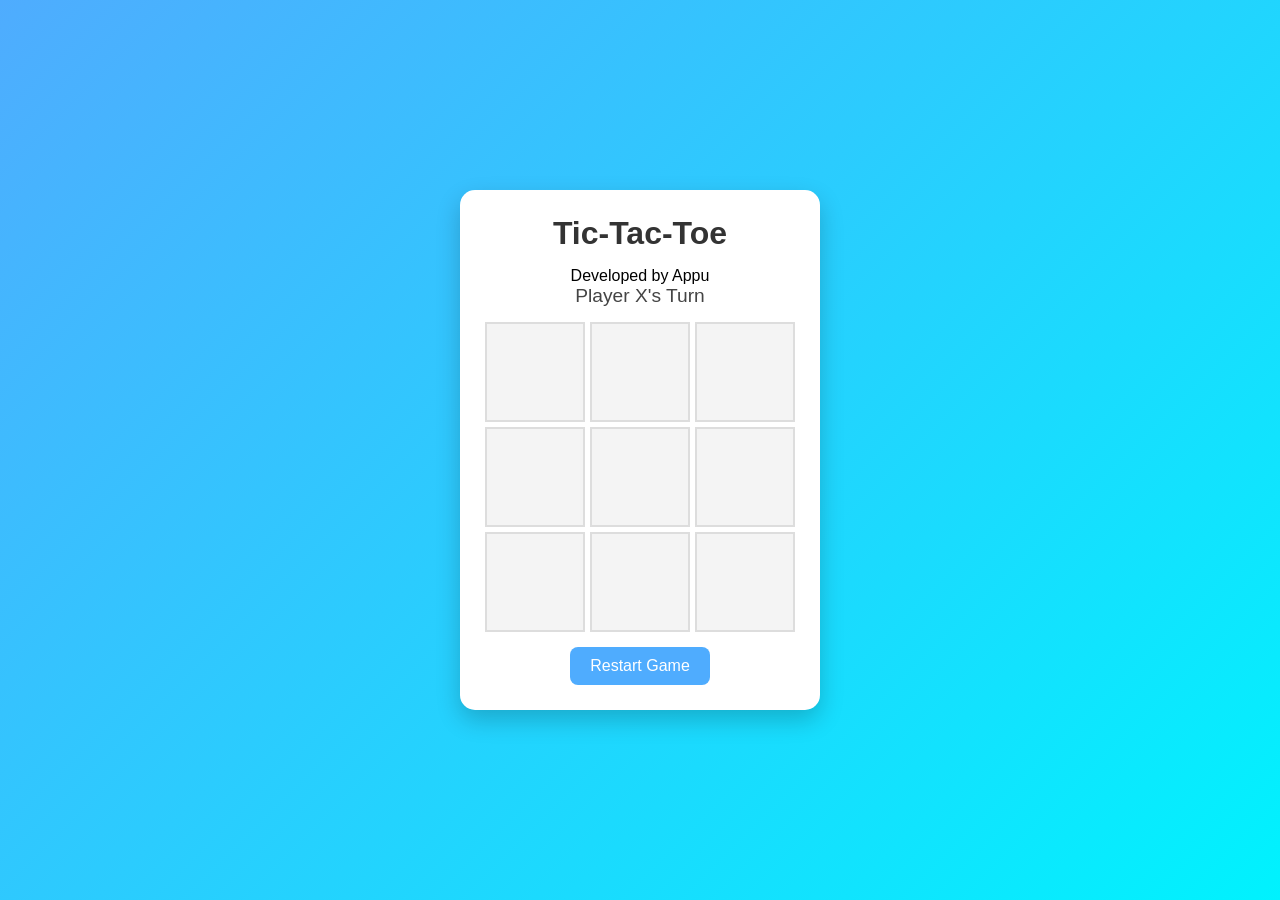
<file: indextictoc.html>
<!DOCTYPE html>
<html lang="en">
<head>
<meta charset="UTF-8">
<meta name="viewport" content="width=device-width, initial-scale=1.0">
<title>Tic-Tac-Toe</title>

<style>
    * {
        box-sizing: border-box;
        margin: 0;
        padding: 0;
        font-family: Arial, sans-serif;
    }

    body {
        background: linear-gradient(135deg, #4facfe, #00f2fe);
        display: flex;
        justify-content: center;
        align-items: center;
        height: 100vh;
    }

    .container {
        text-align: center;
        background: white;
        padding: 25px;
        border-radius: 15px;
        box-shadow: 0 10px 25px rgba(0,0,0,0.2);
    }

    h1 {
        margin-bottom: 15px;
        color: #333;
    }

    #status {
        font-size: 1.2rem;
        margin-bottom: 15px;
        color: #444;
    }

    .board {
        display: grid;
        grid-template-columns: repeat(3, 100px);
        grid-template-rows: repeat(3, 100px);
        gap: 5px;
        margin: 0 auto 15px;
    }

    .cell {
        background: #f4f4f4;
        border: 2px solid #ddd;
        font-size: 3rem;
        font-weight: bold;
        cursor: pointer;
        display: flex;
        justify-content: center;
        align-items: center;
        transition: 0.2s;
    }

    .cell:hover {
        background: #e8f4ff;
    }

    button {
        padding: 10px 20px;
        border: none;
        border-radius: 8px;
        background: #4facfe;
        color: white;
        font-size: 1rem;
        cursor: pointer;
    }

    button:hover {
        background: #2196f3;
    }
</style>
</head>

<body>

<div class="container">
    <h1>Tic-Tac-Toe</h1>
   <p> Developed by Appu </p>
    <div id="status">Player X's Turn</div>

    <div class="board" id="board">
        <div class="cell" data-index="0"></div>
        <div class="cell" data-index="1"></div>
        <div class="cell" data-index="2"></div>
        <div class="cell" data-index="3"></div>
        <div class="cell" data-index="4"></div>
        <div class="cell" data-index="5"></div>
        <div class="cell" data-index="6"></div>
        <div class="cell" data-index="7"></div>
        <div class="cell" data-index="8"></div>
    </div>

    <button onclick="resetGame()">Restart Game</button>
</div>

<script>
    const cells = document.querySelectorAll(".cell");
    const statusText = document.getElementById("status");

    let currentPlayer = "X";
    let gameActive = true;
    let board = ["", "", "", "", "", "", "", "", ""];

    const winningConditions = [
        [0,1,2],
        [3,4,5],
        [6,7,8],
        [0,3,6],
        [1,4,7],
        [2,5,8],
        [0,4,8],
        [2,4,6]
    ];

    function handleCellClick(event) {
        const cell = event.target;
        const index = cell.getAttribute("data-index");

        if (board[index] !== "" || !gameActive) {
            return;
        }

        board[index] = currentPlayer;
        cell.textContent = currentPlayer;

        checkResult();
    }

    function checkResult() {
        let roundWon = false;

        for (let condition of winningConditions) {
            const [a, b, c] = condition;

            if (
                board[a] &&
                board[a] === board[b] &&
                board[b] === board[c]
            ) {
                roundWon = true;
                break;
            }
        }

        if (roundWon) {
            statusText.textContent = `Player ${currentPlayer} Wins! Congratulations! 🎉`;
            gameActive = false;
            return;
        }

        if (!board.includes("")) {
            statusText.textContent = "It's a Draw! 🤝";
            gameActive = false;
            return;
        }

        currentPlayer = currentPlayer === "X" ? "O" : "X";
        statusText.textContent = `Player ${currentPlayer}'s Turn`;
    }

    function resetGame() {
        currentPlayer = "X";
        gameActive = true;
        board = ["", "", "", "", "", "", "", "", ""];

        statusText.textContent = "Player X's Turn";

        cells.forEach(cell => {
            cell.textContent = "";
        });
    }

    cells.forEach(cell => {
        cell.addEventListener("click", handleCellClick);
    });
</script>

</body>
</html>
</file>
<file: projects/_shared/project.css>
/* ============================================================
   askappu.in — Project sub-page shared styles
   Blueprint Cockpit aesthetic (matches landing page)
   ============================================================ */

:root {
  --navy-900: #06111f;
  --navy-800: #0a1a2e;
  --navy-700: #10253d;
  --navy-600: #17324f;
  --line:     #1e4a75;
  --line-soft:#12324f;
  --cyan:     #7fd7ff;
  --cyan-2:   #52b6e6;
  --amber:    #ffb454;
  --paper:    #e8f4ff;
  --text:     #cfe2f5;
  --muted:    #6d8ca8;
  --white:    #ffffff;
  --ok:       #4ade80;
}

* { box-sizing: border-box; margin: 0; padding: 0; }
html { scroll-behavior: smooth; }
body {
  background: var(--navy-900);
  color: var(--text);
  font-family: 'Space Grotesk', system-ui, sans-serif;
  font-size: 16px;
  line-height: 1.6;
  overflow-x: hidden;
  -webkit-font-smoothing: antialiased;
}
.mono { font-family: 'JetBrains Mono', ui-monospace, monospace; }

/* Blueprint grid bg */
.grid-bg {
  position: fixed;
  inset: 0;
  z-index: 0;
  pointer-events: none;
  background-color: var(--navy-900);
  background-image:
    linear-gradient(var(--line-soft) 1px, transparent 1px),
    linear-gradient(90deg, var(--line-soft) 1px, transparent 1px),
    radial-gradient(ellipse at 20% 10%, rgba(82,182,230,0.10), transparent 55%),
    radial-gradient(ellipse at 80% 90%, rgba(127,215,255,0.06), transparent 55%);
  background-size: 40px 40px, 40px 40px, 100% 100%, 100% 100%;
  opacity: 0.9;
}
.grid-bg::after {
  content: "";
  position: absolute;
  inset: 0;
  background-image:
    linear-gradient(var(--line) 1px, transparent 1px),
    linear-gradient(90deg, var(--line) 1px, transparent 1px);
  background-size: 200px 200px;
  opacity: 0.5;
}

main { position: relative; z-index: 1; }

/* ============ TOP HUD ============ */
.hud-top {
  position: fixed;
  top: 0; left: 0; right: 0;
  z-index: 50;
  display: flex;
  justify-content: space-between;
  align-items: center;
  padding: 14px 28px;
  background: linear-gradient(180deg, rgba(6,17,31,0.9), rgba(6,17,31,0.5));
  backdrop-filter: blur(6px);
  font-family: 'JetBrains Mono', monospace;
  font-size: 11px;
  letter-spacing: 0.08em;
  text-transform: uppercase;
  color: var(--cyan);
  border-bottom: 1px solid var(--line-soft);
}
.hud-top .brand { display: flex; align-items: center; gap: 10px; }
.hud-top .brand a {
  display: flex; align-items: center; gap: 10px;
  color: var(--cyan);
  text-decoration: none;
}
.hud-top .brand .logo-mark {
  width: 26px; height: 26px;
  border: 1.5px solid var(--cyan);
  border-radius: 50%;
  display: grid; place-items: center;
  font-weight: 700;
  color: var(--cyan);
  background: rgba(127,215,255,0.06);
}
.hud-top .breadcrumbs { color: var(--muted); }
.hud-top .breadcrumbs a { color: var(--muted); text-decoration: none; transition: color .2s; }
.hud-top .breadcrumbs a:hover { color: var(--cyan); }
.hud-top .breadcrumbs .sep { margin: 0 10px; opacity: 0.5; }
.hud-top .breadcrumbs .current { color: var(--cyan); }
.hud-top .status {
  display: flex; align-items: center; gap: 8px;
  color: var(--muted);
}
.hud-top .status .dot {
  width: 8px; height: 8px; border-radius: 50%;
  background: var(--ok);
  box-shadow: 0 0 8px var(--ok);
  animation: pulse 2s infinite;
}
@keyframes pulse {
  0%,100% { opacity: 1; }
  50% { opacity: 0.3; }
}

@media (max-width: 700px) {
  .hud-top { padding: 12px 16px; font-size: 10px; }
  .hud-top .breadcrumbs .home-label { display: none; }
}

/* ============ HERO ============ */
.p-hero {
  padding: 110px 6vw 50px;
  max-width: 1280px;
  margin: 0 auto;
}
.p-hero-inner {
  display: grid;
  grid-template-columns: 1fr 1.15fr;
  gap: 60px;
  align-items: center;
}
@media (max-width: 900px) {
  .p-hero-inner { grid-template-columns: 1fr; gap: 40px; }
}
.p-status {
  display: inline-flex;
  align-items: center;
  gap: 10px;
  padding: 5px 14px;
  border: 1px solid var(--line);
  border-radius: 100px;
  font-family: 'JetBrains Mono', monospace;
  font-size: 10px;
  letter-spacing: 0.2em;
  text-transform: uppercase;
  color: var(--amber);
  margin-bottom: 24px;
  background: rgba(23,50,79,0.35);
}
.p-status .dot {
  width: 6px; height: 6px; border-radius: 50%;
  background: var(--amber);
  box-shadow: 0 0 6px var(--amber);
}
.p-status.live { color: var(--ok); }
.p-status.live .dot { background: var(--ok); box-shadow: 0 0 6px var(--ok); }
.p-status.beta { color: var(--cyan); }
.p-status.beta .dot { background: var(--cyan); box-shadow: 0 0 6px var(--cyan); }

.p-title {
  font-size: clamp(40px, 6vw, 76px);
  font-weight: 700;
  color: var(--white);
  letter-spacing: -0.03em;
  line-height: 1;
  margin-bottom: 20px;
}
.p-title .accent { color: var(--cyan); }
.p-tagline {
  font-size: clamp(17px, 1.6vw, 22px);
  color: var(--text);
  max-width: 540px;
  margin-bottom: 32px;
  text-wrap: pretty;
}
.p-hero-meta {
  display: flex;
  gap: 32px;
  flex-wrap: wrap;
  font-family: 'JetBrains Mono', monospace;
  font-size: 11px;
  color: var(--muted);
  margin-bottom: 32px;
}
.p-hero-meta div span {
  display: block;
  color: var(--cyan);
  font-size: 14px;
  margin-top: 4px;
}
.p-cta {
  display: flex;
  gap: 12px;
  flex-wrap: wrap;
}
.btn {
  display: inline-flex;
  align-items: center;
  gap: 10px;
  padding: 13px 22px;
  font-family: 'JetBrains Mono', monospace;
  font-size: 11px;
  letter-spacing: 0.15em;
  text-transform: uppercase;
  font-weight: 700;
  border-radius: 2px;
  border: none;
  cursor: pointer;
  text-decoration: none;
  transition: background .2s, color .2s, transform .1s, border-color .2s;
}
.btn-primary {
  background: var(--cyan);
  color: var(--navy-900);
}
.btn-primary:hover { background: var(--white); }
.btn-primary:active { transform: translateY(1px); }
.btn-ghost {
  background: transparent;
  color: var(--cyan);
  border: 1px solid var(--line);
}
.btn-ghost:hover { border-color: var(--cyan); background: rgba(127,215,255,0.05); }

/* Hero image frame */
.p-hero-image {
  position: relative;
  aspect-ratio: 3/2;
  border: 1px solid var(--line);
  overflow: hidden;
  background: var(--navy-800);
}
.p-hero-image::before, .p-hero-image::after {
  content: "";
  position: absolute;
  width: 20px; height: 20px;
  z-index: 2;
}
.p-hero-image::before { top: -1px; left: -1px; border-top: 2px solid var(--cyan); border-left: 2px solid var(--cyan); }
.p-hero-image::after  { bottom: -1px; right: -1px; border-bottom: 2px solid var(--cyan); border-right: 2px solid var(--cyan); }
.p-hero-image img {
  width: 100%; height: 100%;
  object-fit: cover;
  display: block;
}
.p-hero-image .caption {
  position: absolute;
  bottom: 10px; left: 12px;
  font-family: 'JetBrains Mono', monospace;
  font-size: 10px;
  color: var(--cyan);
  letter-spacing: 0.15em;
  z-index: 2;
  background: rgba(6,17,31,0.7);
  padding: 4px 8px;
  border: 1px solid var(--line-soft);
}

/* ============ SECTIONS ============ */
.p-section {
  padding: 56px 6vw;
  max-width: 1280px;
  margin: 0 auto;
}
.p-section-label {
  font-family: 'JetBrains Mono', monospace;
  font-size: 11px;
  letter-spacing: 0.2em;
  text-transform: uppercase;
  color: var(--cyan-2);
  display: flex;
  align-items: center;
  gap: 12px;
  margin-bottom: 20px;
}
.p-section-label::before {
  content: "";
  display: block;
  width: 40px; height: 1px;
  background: var(--cyan-2);
}
.p-section-title {
  font-family: 'Space Grotesk', sans-serif;
  font-size: clamp(30px, 4vw, 48px);
  font-weight: 600;
  color: var(--white);
  letter-spacing: -0.02em;
  line-height: 1.1;
  margin-bottom: 32px;
  max-width: 700px;
}

/* Problem statement */
.p-problem {
  display: grid;
  grid-template-columns: 1fr 1fr;
  gap: 40px;
  align-items: start;
}
@media (max-width: 900px) {
  .p-problem { grid-template-columns: 1fr; }
}
.p-problem-body {
  color: var(--text);
  font-size: clamp(16px, 1.15vw, 18px);
  text-wrap: pretty;
}
.p-problem-body p + p { margin-top: 16px; }
.p-problem-callout {
  padding: 24px 26px;
  border: 1px dashed var(--line);
  background: rgba(23,50,79,0.25);
  position: relative;
}
.p-problem-callout .tag {
  font-family: 'JetBrains Mono', monospace;
  font-size: 10px;
  letter-spacing: 0.2em;
  color: var(--amber);
  margin-bottom: 12px;
  text-transform: uppercase;
}
.p-problem-callout .quote {
  color: var(--white);
  font-size: 20px;
  font-weight: 500;
  line-height: 1.35;
  letter-spacing: -0.01em;
}

/* How it works — 3 steps */
.p-steps {
  display: grid;
  grid-template-columns: repeat(3, 1fr);
  gap: 20px;
  counter-reset: step;
}
@media (max-width: 900px) {
  .p-steps { grid-template-columns: 1fr; }
}
.p-step {
  border: 1px solid var(--line);
  background: linear-gradient(180deg, rgba(23,50,79,0.5), rgba(10,26,46,0.5));
  padding: 28px 26px;
  position: relative;
  min-height: 220px;
}
.p-step::before {
  counter-increment: step;
  content: "STEP " counter(step, decimal-leading-zero);
  position: absolute;
  top: 20px; right: 24px;
  font-family: 'JetBrains Mono', monospace;
  font-size: 10px;
  color: var(--muted);
  letter-spacing: 0.15em;
}
.p-step .num {
  font-family: 'JetBrains Mono', monospace;
  font-size: 40px;
  color: var(--cyan);
  font-weight: 700;
  line-height: 1;
  margin-bottom: 18px;
  letter-spacing: -0.04em;
}
.p-step h3 {
  color: var(--white);
  font-size: 20px;
  font-weight: 600;
  margin-bottom: 10px;
  letter-spacing: -0.01em;
}
.p-step p {
  color: var(--muted);
  font-size: 14.5px;
  line-height: 1.55;
}

/* Tech stack */
.p-tech {
  display: flex;
  gap: 12px;
  flex-wrap: wrap;
}
.p-tech-item {
  display: inline-flex;
  align-items: center;
  gap: 10px;
  padding: 10px 16px;
  border: 1px solid var(--line);
  background: rgba(23,50,79,0.35);
  font-family: 'JetBrains Mono', monospace;
  font-size: 12px;
  color: var(--text);
  letter-spacing: 0.05em;
}
.p-tech-item .dot {
  width: 6px; height: 6px;
  border-radius: 50%;
  background: var(--cyan);
  box-shadow: 0 0 6px var(--cyan);
}

/* CTA row (bottom) */
.p-cta-row {
  display: grid;
  grid-template-columns: repeat(auto-fit, minmax(220px, 1fr));
  gap: 16px;
  margin-top: 40px;
}
.p-cta-card {
  border: 1px solid var(--line);
  background: rgba(10,26,46,0.6);
  padding: 24px;
  text-decoration: none;
  color: var(--text);
  transition: border-color .3s, background .3s, transform .3s;
  display: block;
}
.p-cta-card:hover {
  border-color: var(--cyan);
  background: rgba(23,50,79,0.6);
  transform: translateY(-2px);
}
.p-cta-card .icon {
  width: 32px; height: 32px;
  color: var(--cyan);
  margin-bottom: 14px;
}
.p-cta-card h4 {
  color: var(--white);
  font-size: 17px;
  font-weight: 600;
  margin-bottom: 6px;
}
.p-cta-card p {
  color: var(--muted);
  font-size: 13px;
}
.p-cta-card .arrow {
  display: inline-block;
  margin-top: 12px;
  color: var(--cyan);
  font-family: 'JetBrains Mono', monospace;
  font-size: 11px;
  letter-spacing: 0.2em;
}

/* Back link */
.p-back {
  margin-top: 40px;
  display: inline-flex;
  align-items: center;
  gap: 10px;
  color: var(--muted);
  text-decoration: none;
  font-family: 'JetBrains Mono', monospace;
  font-size: 11px;
  letter-spacing: 0.2em;
  text-transform: uppercase;
  transition: color .2s;
}
.p-back:hover { color: var(--cyan); }

/* ============ FOOTER ============ */
.p-footer {
  padding: 30px 6vw;
  border-top: 1px solid var(--line);
  font-family: 'JetBrains Mono', monospace;
  font-size: 11px;
  color: var(--muted);
  letter-spacing: 0.1em;
  display: flex;
  justify-content: space-between;
  flex-wrap: wrap;
  gap: 12px;
  position: relative;
  z-index: 1;
  margin-top: 40px;
}

/* ============ MOBILE OVERRIDES ============ */
@media (max-width: 768px) {
  .hud-top { padding: 10px 14px; font-size: 9px; gap: 8px; }
  .hud-top .brand span { display: none; }
  .hud-top .status { display: none; }
  .hud-top .breadcrumbs { font-size: 10px; }
  .hud-top .breadcrumbs .sep { margin: 0 6px; }

  .p-hero { padding: 100px 5vw 30px; }
  .p-hero-meta { gap: 20px; font-size: 10px; }
  .p-hero-meta div span { font-size: 13px; }

  .p-section { padding: 44px 5vw; }
  .p-section-title { font-size: 28px; margin-bottom: 28px; }
  .p-title { font-size: clamp(36px, 10vw, 52px); }
  .p-tagline { font-size: 17px; }

  .p-problem-callout { padding: 20px 22px; }
  .p-problem-callout .quote { font-size: 17px; }

  .p-cta { width: 100%; }
  .p-cta .btn { flex: 1; justify-content: center; text-align: center; }

  .p-cta-row { grid-template-columns: 1fr; }
  .p-footer { padding: 24px 5vw; font-size: 10px; }
}

@media (max-width: 420px) {
  .p-title { font-size: 32px; }
  .p-section-title { font-size: 24px; }
  .p-step h3 { font-size: 18px; }
  .p-hero-image .caption { font-size: 9px; }
}
</file>
